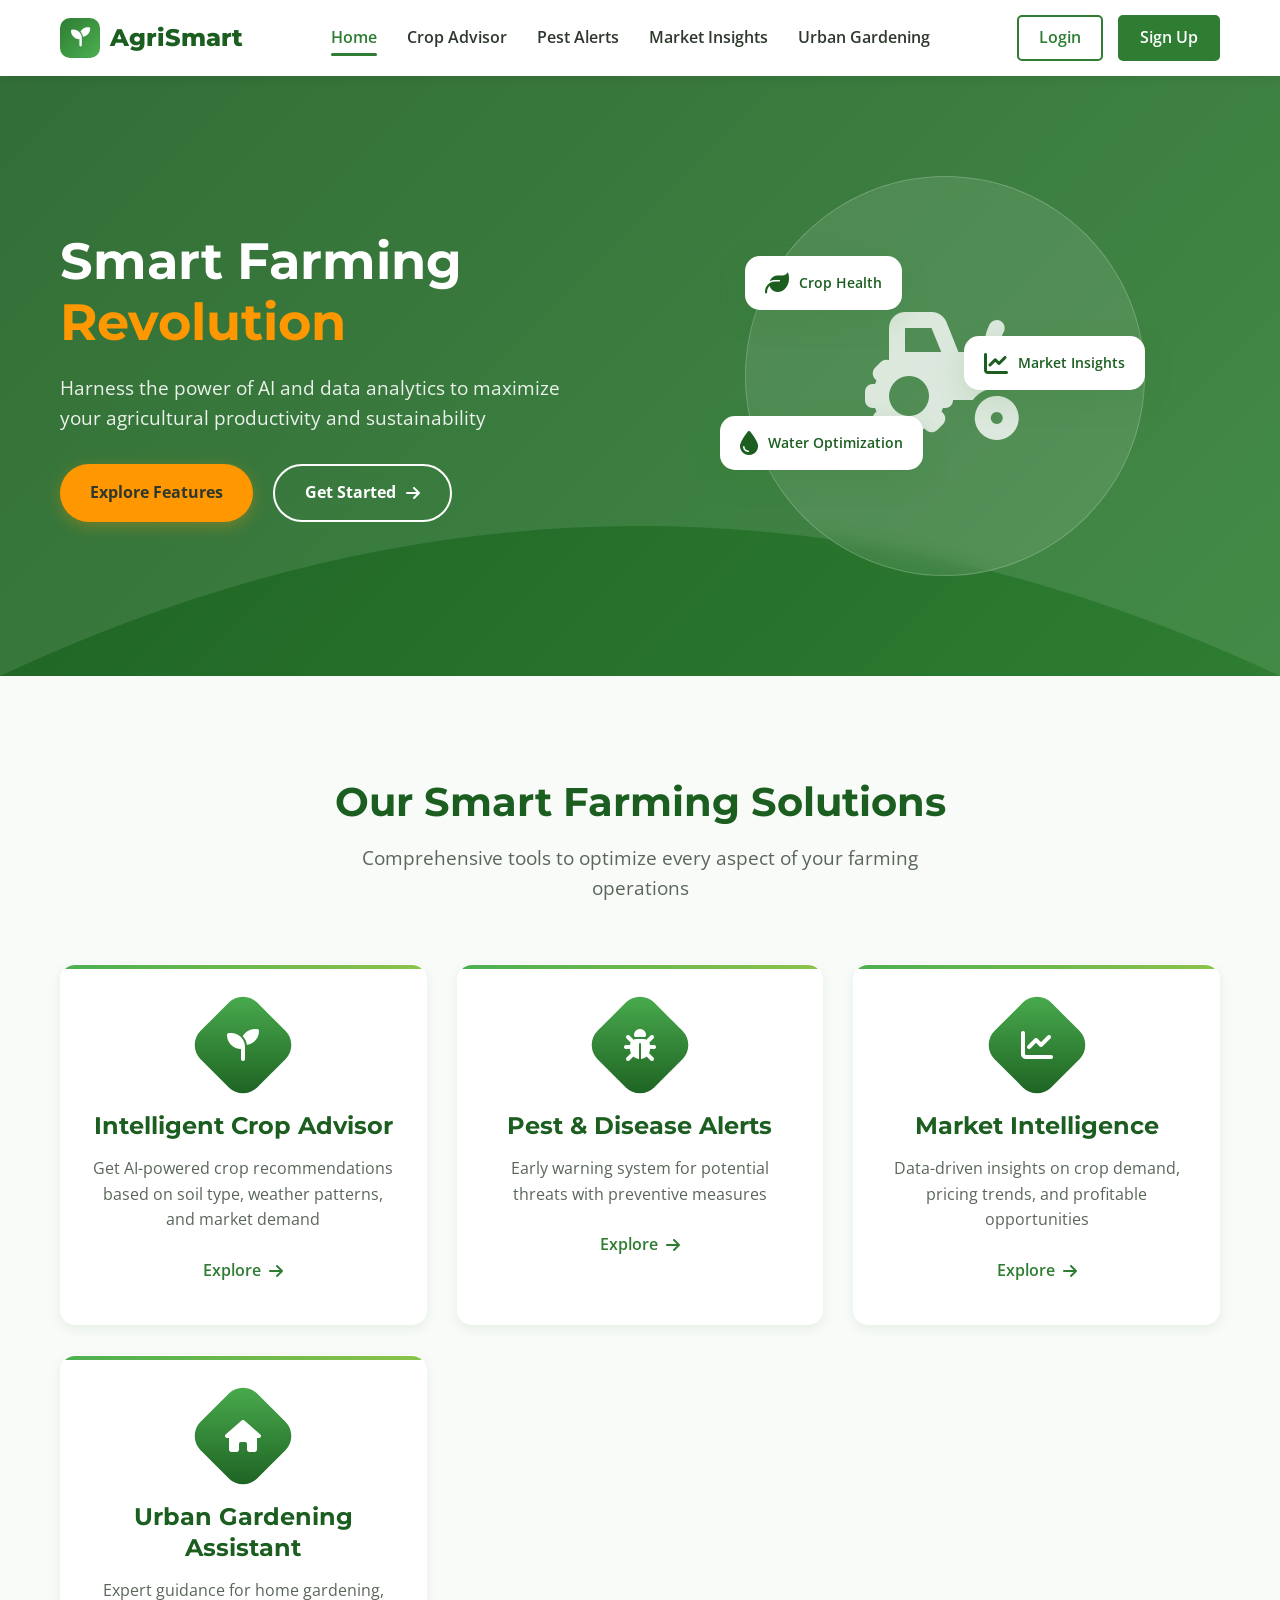
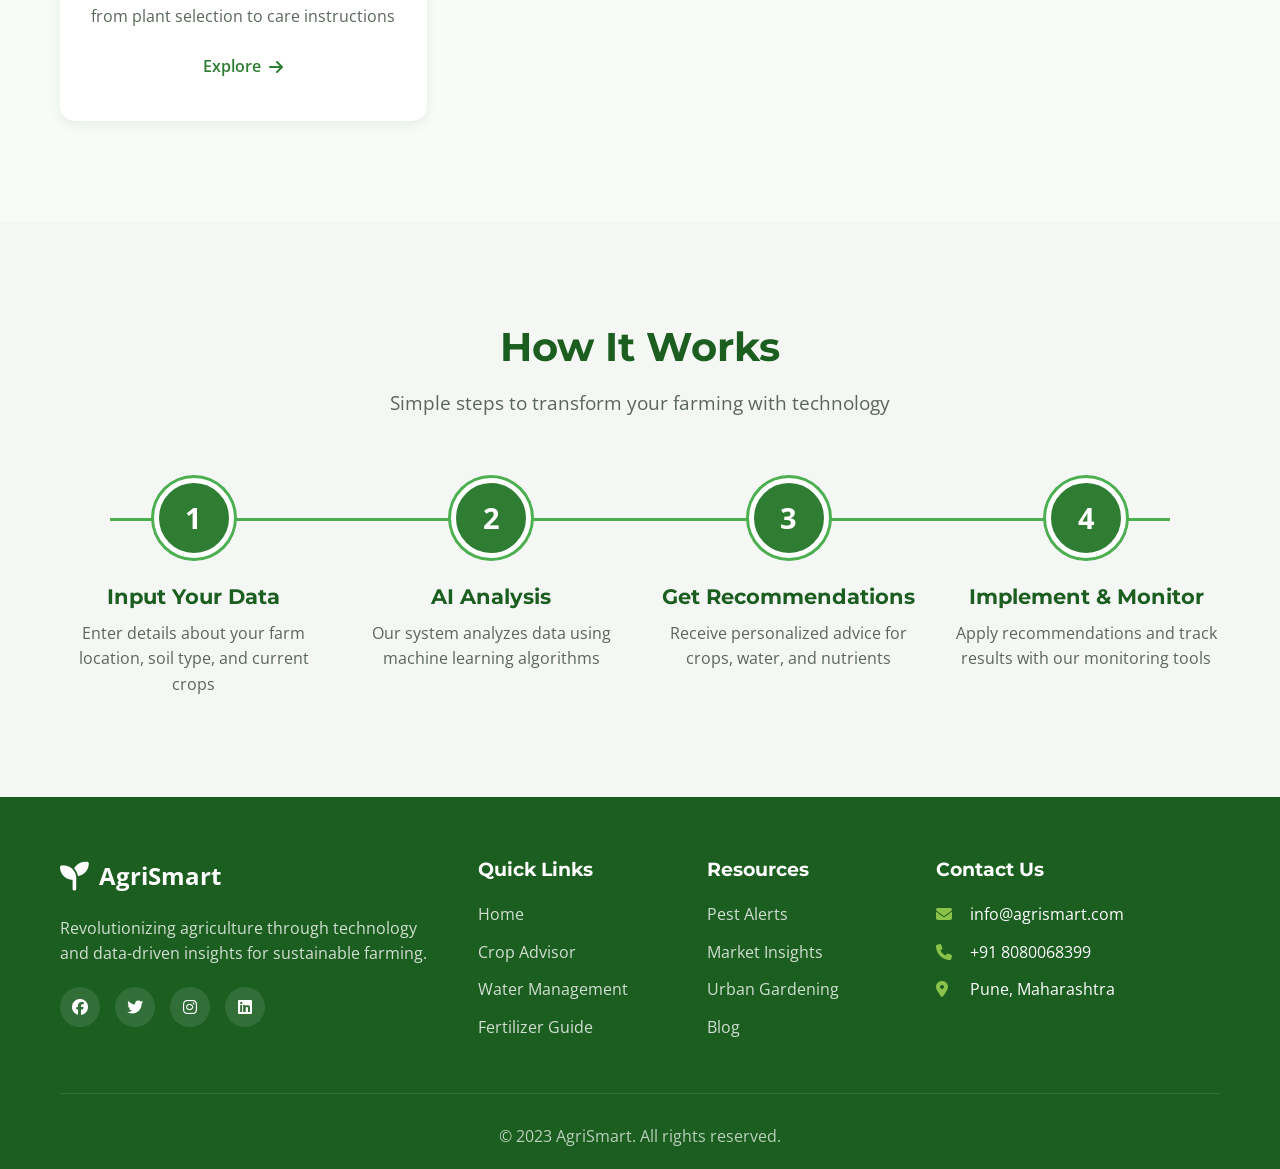
<file: DBMS PROJECT/index.html>
<!DOCTYPE html>
<html lang="en">
<head>
    <meta charset="UTF-8">
    <meta name="viewport" content="width=device-width, initial-scale=1.0">
    <title>AgriSmart - Smart Farming Solutions</title>
    <link rel="stylesheet" href="styles/main.css">
    <link rel="stylesheet" href="styles/responsive.css">
    <link href="https://fonts.googleapis.com/css2?family=Montserrat:wght@400;500;600;700;800&family=Open+Sans:wght@400;500;600&display=swap" rel="stylesheet">
    <link rel="stylesheet" href="https://cdnjs.cloudflare.com/ajax/libs/font-awesome/6.4.0/css/all.min.css">
</head>
<body class="pest-alerts-page">
    <!-- Navigation -->
    <nav class="navbar">
        <div class="container">
            <div class="nav-container">
                <a href="index.html" class="logo">
                    <div class="logo-icon">
                        <i class="fas fa-seedling"></i>
                    </div>
                    <span class="logo-text">AgriSmart</span>
                </a>
                
                <ul class="nav-menu">
                    <li class="nav-item"><a href="index.html" class="nav-link active">Home</a></li>
                    <li class="nav-item"><a href="crop-recommendation.html" class="nav-link">Crop Advisor</a></li>
                    <!-- <li class="nav-item"><a href="water-management.html" class="nav-link">Water Management</a></li> -->
                    <!-- <li class="nav-item"><a href="fertilizer.html" class="nav-link">Fertilizer Guide</a></li> -->
                    <li class="nav-item"><a href="pest-alerts.html" class="nav-link">Pest Alerts</a></li>
                    <li class="nav-item"><a href="market-trends.html" class="nav-link">Market Insights</a></li>
                    <li class="nav-item"><a href="urban-gardening.html" class="nav-link">Urban Gardening</a></li>
                </ul>
                
                <!-- Removed Login/Signup Buttons -->
                <div class="nav-buttons">
                <a href="login.html" class="btn-login-nav">Login</a>
                <a href="register.html" class="btn-signup-nav">Sign Up</a>
                </div>
                
                <div class="hamburger">
                    <span class="bar"></span>
                    <span class="bar"></span>
                    <span class="bar"></span>
                </div>
            </div>
        </div>
    </nav>

    <!-- Hero Section -->
    <section class="hero">
        <div class="container">
            <div class="hero-content">
                <div class="hero-text">
                    <h1>Smart Farming <span>Revolution</span></h1>
                    <p>Harness the power of AI and data analytics to maximize your agricultural productivity and sustainability</p>
                    <div class="hero-buttons">
                        <a href="#features" class="btn-primary">Explore Features</a>
                        <a href="crop-recommendation.html" class="btn-secondary">Get Started <i class="fas fa-arrow-right"></i></a>
                    </div>
                </div>
                <div class="hero-visual">
                    <div class="visual-container">
                        <div class="main-visual">
                            <div class="farm-icon">
                                <i class="fas fa-tractor"></i>
                            </div>
                        </div>
                        <div class="floating-card card-1">
                            <i class="fas fa-leaf"></i>
                            <p>Crop Health</p>
                        </div>
                        <div class="floating-card card-2">
                            <i class="fas fa-tint"></i>
                            <p>Water Optimization</p>
                        </div>
                        <div class="floating-card card-3">
                            <i class="fas fa-chart-line"></i>
                            <p>Market Insights</p>
                        </div>
                    </div>
                </div>
            </div>
        </div>
    </section>

    <!-- Stats Section 
    <section class="stats">
        <div class="container">
            <div class="stats-grid">
                <div class="stat-card">
                    <div class="stat-icon">
                        <i class="fas fa-tractor"></i>
                    </div>
                    <h3 class="stat-number" data-target="12500">0</h3>
                    <p class="stat-label">Farmers Empowered</p>
                </div>
                <div class="stat-card">
                    <div class="stat-icon">
                        <i class="fas fa-cloud-sun"></i>
                    </div>
                    <h3 class="stat-number" data-target="98">0</h3>
                    <p class="stat-label">Accuracy Rate</p>
                </div>
                <div class="stat-card">
                    <div class="stat-icon">
                        <i class="fas fa-hand-holding-water"></i>
                    </div>
                    <h3 class="stat-number" data-target="40">0</h3>
                    <p class="stat-label">Water Saved (%)</p>
                </div>
                <div class="stat-card">
                    <div class="stat-icon">
                        <i class="fas fa-rupee-sign"></i>
                    </div>
                    <h3 class="stat-number" data-target="35">0</h3>
                    <p class="stat-label">Income Increased (%)</p>
                </div>
            </div>
        </div>
    </section>-->

    <!-- Features Section -->
    <section class="features" id="features">
        <div class="container">
            <div class="section-header">
                <h2>Our Smart Farming Solutions</h2>
                <p>Comprehensive tools to optimize every aspect of your farming operations</p>
            </div>
            <div class="features-grid">
                <div class="feature-card">
                    <div class="feature-icon">
                        <i class="fas fa-seedling"></i>
                    </div>
                    <h3>Intelligent Crop Advisor</h3>
                    <p>Get AI-powered crop recommendations based on soil type, weather patterns, and market demand</p>
                    <a href="crop-recommendation.html" class="feature-link">Explore <i class="fas fa-arrow-right"></i></a>
                </div>
                <!--<div class="feature-card">
                    <div class="feature-icon">
                        <i class="fas fa-tint"></i>
                    </div>
                    <h3>Precision Water Management</h3>
                    <p>Optimize irrigation schedules with real-time soil moisture data and weather forecasts</p>
                    <a href="water-management.html" class="feature-link">Explore <i class="fas fa-arrow-right"></i></a>
                </div>
                <div class="feature-card">
                    <div class="feature-icon">
                        <i class="fas fa-flask"></i>
                    </div>
                    <h3>Smart Fertilizer Guide</h3>
                    <p>Precise nutrient recommendations based on soil analysis and crop requirements</p>
                    <a href="fertilizer.html" class="feature-link">Explore <i class="fas fa-arrow-right"></i></a>
                </div>-->
                <div class="feature-card">
                    <div class="feature-icon">
                        <i class="fas fa-bug"></i>
                    </div>
                    <h3>Pest & Disease Alerts</h3>
                    <p>Early warning system for potential threats with preventive measures</p>
                    <a href="pest-alerts.html" class="feature-link">Explore <i class="fas fa-arrow-right"></i></a>
                </div>
                <div class="feature-card">
                    <div class="feature-icon">
                        <i class="fas fa-chart-line"></i>
                    </div>
                    <h3>Market Intelligence</h3>
                    <p>Data-driven insights on crop demand, pricing trends, and profitable opportunities</p>
                    <a href="market-trends.html" class="feature-link">Explore <i class="fas fa-arrow-right"></i></a>
                </div>
                <div class="feature-card">
                    <div class="feature-icon">
                        <i class="fas fa-home"></i>
                    </div>
                    <h3>Urban Gardening Assistant</h3>
                    <p>Expert guidance for home gardening, from plant selection to care instructions</p>
                    <a href="urban-gardening.html" class="feature-link">Explore <i class="fas fa-arrow-right"></i></a>
                </div>
            </div>
        </div>
    </section>

    <!-- How It Works -->
    <section class="how-it-works">
        <div class="container">
            <div class="section-header">
                <h2>How It Works</h2>
                <p>Simple steps to transform your farming with technology</p>
            </div>
            <div class="steps">
                <div class="step">
                    <div class="step-number">1</div>
                    <div class="step-content">
                        <h3>Input Your Data</h3>
                        <p>Enter details about your farm location, soil type, and current crops</p>
                    </div>
                </div>
                <div class="step">
                    <div class="step-number">2</div>
                    <div class="step-content">
                        <h3>AI Analysis</h3>
                        <p>Our system analyzes data using machine learning algorithms</p>
                    </div>
                </div>
                <div class="step">
                    <div class="step-number">3</div>
                    <div class="step-content">
                        <h3>Get Recommendations</h3>
                        <p>Receive personalized advice for crops, water, and nutrients</p>
                    </div>
                </div>
                <div class="step">
                    <div class="step-number">4</div>
                    <div class="step-content">
                        <h3>Implement & Monitor</h3>
                        <p>Apply recommendations and track results with our monitoring tools</p>
                    </div>
                </div>
            </div>
        </div>
    </section>

    <!-- Testimonials Section 
    <section class="testimonials">
        <div class="container">
            <div class="section-header">
                <h2>Success Stories</h2>
                <p>Hear from farmers who transformed their operations with our platform</p>
            </div>
            
            <div class="testimonial-slider">
                <div class="testimonial-card active">
                    <div class="testimonial-content">
                        <p>"This system helped me increase my crop yield by 35% while reducing water usage. The market insights allowed me to grow the most profitable crops."</p>
                    </div>
                    <div class="testimonial-author">
                        <div class="author-avatar">
                            <i class="fas fa-user"></i>
                        </div>
                        <div>
                            <h4>Rajesh Kumar</h4>
                            <p>Punjab, India</p>
                        </div>
                    </div>
                </div>
                
                <div class="testimonial-card">
                    <div class="testimonial-content">
                        <p>"The pest alert system saved my entire tomato crop from blight. I received warnings two weeks before any visible symptoms appeared."</p>
                    </div>
                    <div class="testimonial-author">
                        <div class="author-avatar">
                            <i class="fas fa-user"></i>
                        </div>
                        <div>
                            <h4>Priya Sharma</h4>
                            <p>Maharashtra, India</p>
                        </div>
                    </div>
                </div>
                
                <div class="testimonial-card">
                    <div class="testimonial-content">
                        <p>"As an urban gardener, the plant recommendations for my balcony have been spot on. I'm now growing fresh herbs and vegetables all year round."</p>
                    </div>
                    <div class="testimonial-author">
                        <div class="author-avatar">
                            <i class="fas fa-user"></i>
                        </div>
                        <div>
                            <h4>Anita Patel</h4>
                            <p>Bangalore, India</p>
                        </div>
                    </div>
                </div>
            </div>
            
            <div class="testimonial-nav">
                <button class="nav-btn active" data-slide="0"></button>
                <button class="nav-btn" data-slide="1"></button>
                <button class="nav-btn" data-slide="2"></button>
            </div>
        </div>
    </section>-->

    <!-- CTA Section 
    <section class="cta">
        <div class="container">
            <div class="cta-content">
                <h2>Ready to Transform Your Farming?</h2>
                <p>Join thousands of farmers who are already using our platform to increase yields and profits</p>
                <div class="cta-buttons">
                    <a href="crop-recommendation.html" class="btn-primary">Start Now</a>
                    <a href="#features" class="btn-secondary">Learn More</a>
                </div>
            </div>
        </div>
    </section> -->

    <!-- Footer -->
    <footer class="footer">
        <div class="container">
            <div class="footer-content">
                <div class="footer-section">
                    <div class="footer-logo">
                        <i class="fas fa-seedling"></i>
                        <span>AgriSmart</span>
                    </div>
                    <p>Revolutionizing agriculture through technology and data-driven insights for sustainable farming.</p>
                    <div class="social-links">
                        <a href="#"><i class="fab fa-facebook"></i></a>
                        <a href="#"><i class="fab fa-twitter"></i></a>
                        <a href="#"><i class="fab fa-instagram"></i></a>
                        <a href="#"><i class="fab fa-linkedin"></i></a>
                    </div>
                </div>
                <div class="footer-section">
                    <h3>Quick Links</h3>
                    <ul>
                        <li><a href="index.html">Home</a></li>
                        <li><a href="crop-recommendation.html">Crop Advisor</a></li>
                        <li><a href="water-management.html">Water Management</a></li>
                        <li><a href="fertilizer.html">Fertilizer Guide</a></li>
                    </ul>
                </div>
                <div class="footer-section">
                    <h3>Resources</h3>
                    <ul>
                        <li><a href="pest-alerts.html">Pest Alerts</a></li>
                        <li><a href="market-trends.html">Market Insights</a></li>
                        <li><a href="urban-gardening.html">Urban Gardening</a></li>
                        <li><a href="#">Blog</a></li>
                    </ul>
                </div>
                <div class="footer-section">
                    <h3>Contact Us</h3>
                    <ul>
                        <li><i class="fas fa-envelope"></i> info@agrismart.com</li>
                        <li><i class="fas fa-phone"></i> +91 8080068399</li>
                        <li><i class="fas fa-map-marker-alt"></i> Pune, Maharashtra</li>
                    </ul>
                </div>
            </div>
            <div class="footer-bottom">
                <p>&copy; 2023 AgriSmart. All rights reserved.</p>
            </div>
        </div>
    </footer>

    <script src="scripts/main.js"></script>
    <script src="scripts/animations.js"></script>
        <script>
    // Check if user is logged in
    document.addEventListener('DOMContentLoaded', function() {
        const user = localStorage.getItem('agrismart_user');
        const navButtons = document.querySelector('.nav-buttons');
        
        if (user) {
            const userData = JSON.parse(user);
            // Replace login/signup buttons with user info
            if (navButtons) {
                navButtons.innerHTML = `
                    <div class="user-info">
                        <span>Welcome, ${userData.username}</span>
                        <button id="logout-btn" class="btn-logout">Logout</button>
                    </div>
                `;
                
                // Add logout functionality
                document.getElementById('logout-btn').addEventListener('click', function() {
                    localStorage.removeItem('agrismart_user');
                    window.location.reload();
                });
            }
        }
    });
    </script>
</body>
</html>
</file>
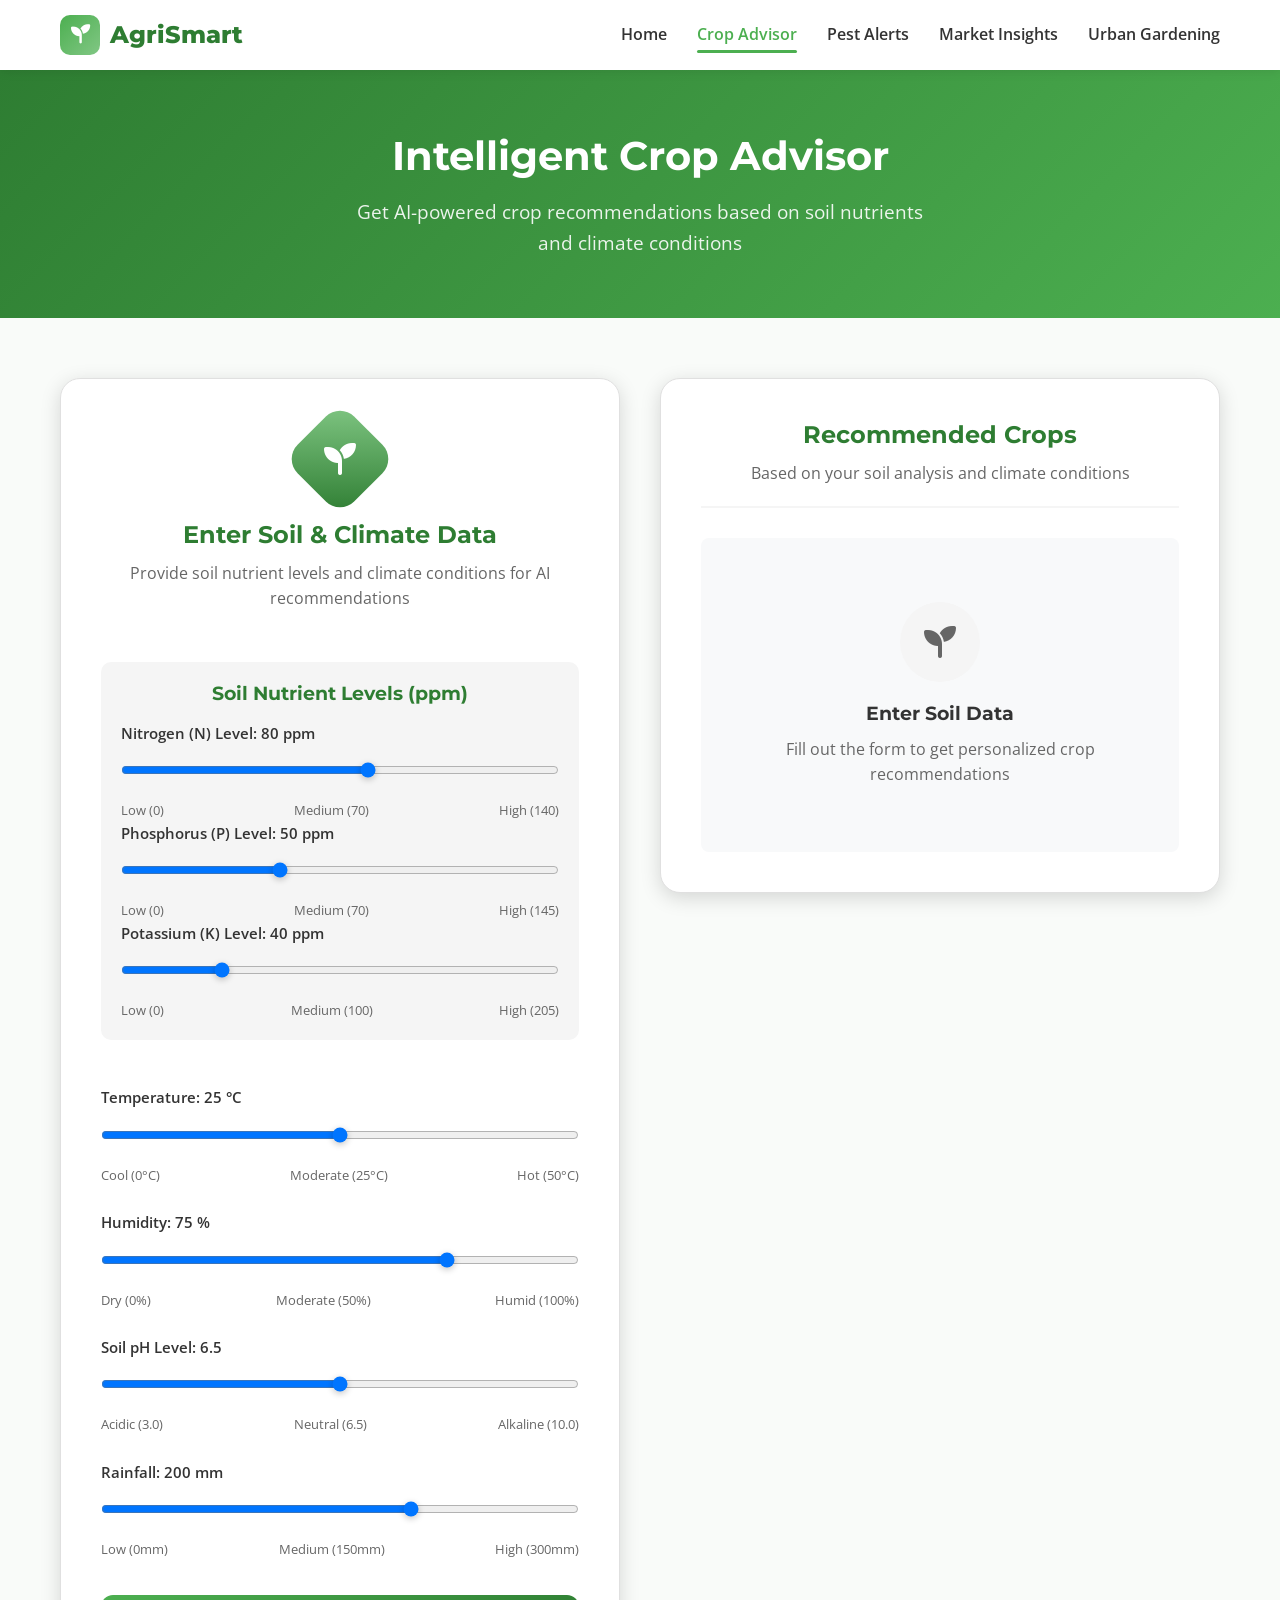
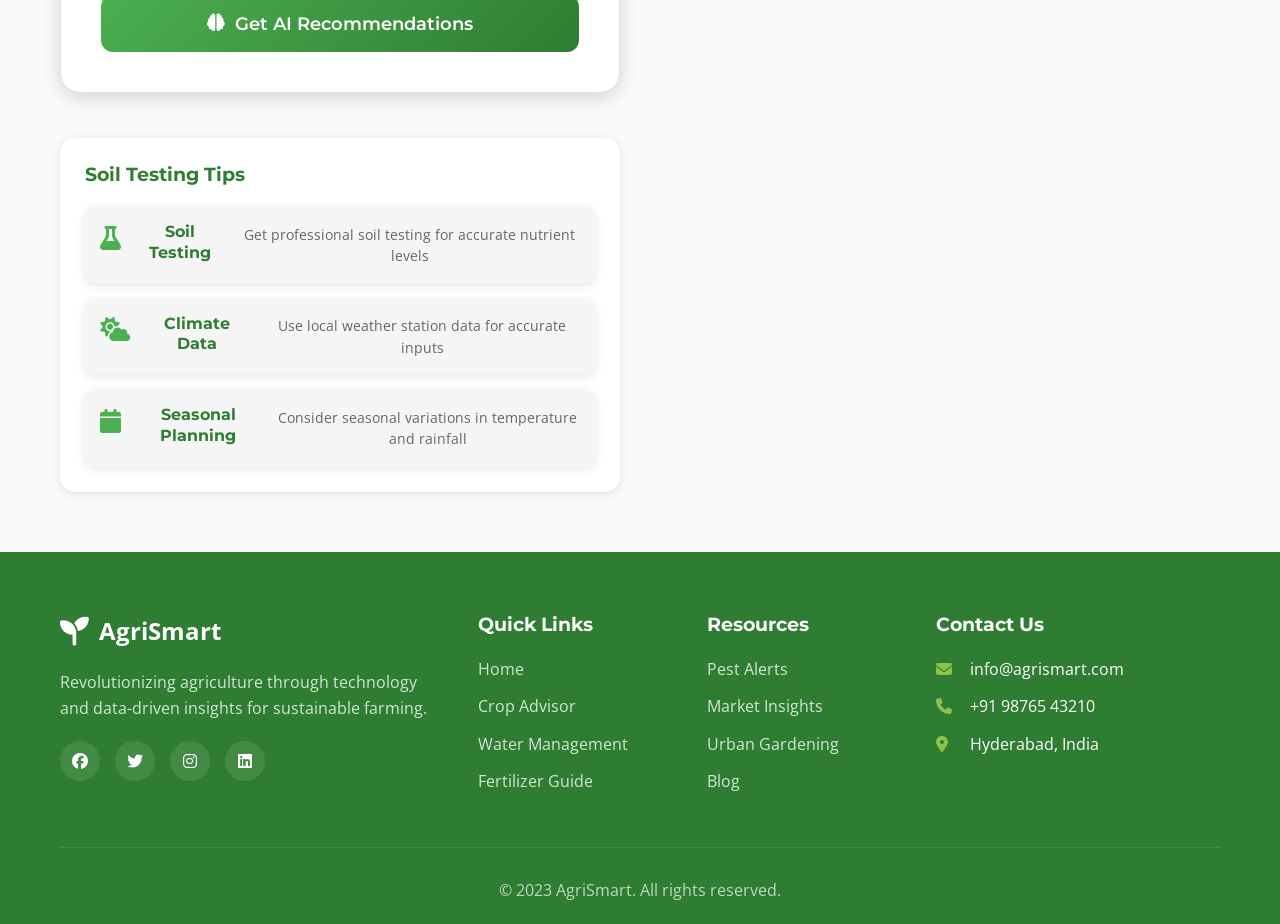
<file: DBMS PROJECT/crop-recommendation.html>
<!DOCTYPE html>
<html lang="en">
<head>
    <meta charset="UTF-8">
    <meta name="viewport" content="width=device-width, initial-scale=1.0">
    <title>Intelligent Crop Advisor - AgriSmart</title>
    <link rel="stylesheet" href="styles/main.css">
    <link rel="stylesheet" href="styles/responsive.css">
    <link rel="stylesheet" href="styles/forms.css">
    <link href="https://fonts.googleapis.com/css2?family=Montserrat:wght@400;500;600;700;800&family=Open+Sans:wght@400;500;600&display=swap" rel="stylesheet">
    <link rel="stylesheet" href="https://cdnjs.cloudflare.com/ajax/libs/font-awesome/6.4.0/css/all.min.css">
</head>
<body>
    <!-- Navigation -->
    <nav class="navbar">
        <div class="container">
            <div class="nav-container">
                <a href="index.html" class="logo">
                    <div class="logo-icon">
                        <i class="fas fa-seedling"></i>
                    </div>
                    <span class="logo-text">AgriSmart</span>
                </a>
                
                <ul class="nav-menu">
                    <li class="nav-item"><a href="index.html" class="nav-link">Home</a></li>
                    <li class="nav-item"><a href="crop-recommendation.html" class="nav-link active">Crop Advisor</a></li>
                    <!-- <li class="nav-item"><a href="water-management.html" class="nav-link">Water Management</a></li> -->
                    <!-- <li class="nav-item"><a href="fertilizer.html" class="nav-link">Fertilizer Guide</a></li> -->
                    <li class="nav-item"><a href="pest-alerts.html" class="nav-link">Pest Alerts</a></li>
                    <li class="nav-item"><a href="market-trends.html" class="nav-link">Market Insights</a></li>
                    <li class="nav-item"><a href="urban-gardening.html" class="nav-link">Urban Gardening</a></li>
                </ul>
                
                <div class="hamburger">
                    <span class="bar"></span>
                    <span class="bar"></span>
                    <span class="bar"></span>
                </div>
            </div>
        </div>
    </nav>

    <!-- Page Header -->
    <section class="page-header">
        <div class="container">
            <div class="header-content">
                <h1>Intelligent Crop Advisor</h1>
                <p>Get AI-powered crop recommendations based on soil nutrients and climate conditions</p>
            </div>
        </div>
    </section>

    <!-- Main Content -->
    <section class="page-content">
        <div class="container">
            <div class="content-grid">
                <!-- Input Form -->
                <div class="form-section">
                    <div class="form-card">
                        <div class="form-header">
                            <div class="form-icon">
                                <i class="fas fa-seedling"></i>
                            </div>
                            <h2>Enter Soil & Climate Data</h2>
                            <p>Provide soil nutrient levels and climate conditions for AI recommendations</p>
                        </div>
                        
                        <form id="crop-recommendation-form" class="smart-form">
                            <div class="nutrient-section">
                                <h3>Soil Nutrient Levels (ppm)</h3>
                                
                                <div class="form-group">
                                    <label for="nitrogen">Nitrogen (N) Level: <span id="nitrogen-value">80</span> ppm</label>
                                    <input type="range" id="nitrogen" name="nitrogen" min="0" max="140" value="80" class="range-slider">
                                    <div class="range-labels">
                                        <span>Low (0)</span>
                                        <span>Medium (70)</span>
                                        <span>High (140)</span>
                                    </div>
                                </div>

                                <div class="form-group">
                                    <label for="phosphorus">Phosphorus (P) Level: <span id="phosphorus-value">50</span> ppm</label>
                                    <input type="range" id="phosphorus" name="phosphorus" min="0" max="145" value="50" class="range-slider">
                                    <div class="range-labels">
                                        <span>Low (0)</span>
                                        <span>Medium (70)</span>
                                        <span>High (145)</span>
                                    </div>
                                </div>

                                <div class="form-group">
                                    <label for="potassium">Potassium (K) Level: <span id="potassium-value">40</span> ppm</label>
                                    <input type="range" id="potassium" name="potassium" min="0" max="205" value="40" class="range-slider">
                                    <div class="range-labels">
                                        <span>Low (0)</span>
                                        <span>Medium (100)</span>
                                        <span>High (205)</span>
                                    </div>
                                </div>
                            </div>

                            <div class="form-group">
                                <label for="temperature">Temperature: <span id="temperature-value">25</span> °C</label>
                                <input type="range" id="temperature" name="temperature" min="0" max="50" value="25" class="range-slider">
                                <div class="range-labels">
                                    <span>Cool (0°C)</span>
                                    <span>Moderate (25°C)</span>
                                    <span>Hot (50°C)</span>
                                </div>
                            </div>

                            <div class="form-group">
                                <label for="humidity">Humidity: <span id="humidity-value">75</span> %</label>
                                <input type="range" id="humidity" name="humidity" min="0" max="100" value="75" class="range-slider">
                                <div class="range-labels">
                                    <span>Dry (0%)</span>
                                    <span>Moderate (50%)</span>
                                    <span>Humid (100%)</span>
                                </div>
                            </div>

                            <div class="form-group">
                                <label for="ph-level">Soil pH Level: <span id="ph-value">6.5</span></label>
                                <input type="range" id="ph-level" name="ph-level" min="3" max="10" step="0.1" value="6.5" class="range-slider">
                                <div class="range-labels">
                                    <span>Acidic (3.0)</span>
                                    <span>Neutral (6.5)</span>
                                    <span>Alkaline (10.0)</span>
                                </div>
                            </div>

                            <div class="form-group">
                                <label for="rainfall">Rainfall: <span id="rainfall-value">200</span> mm</label>
                                <input type="range" id="rainfall" name="rainfall" min="0" max="300" value="200" class="range-slider">
                                <div class="range-labels">
                                    <span>Low (0mm)</span>
                                    <span>Medium (150mm)</span>
                                    <span>High (300mm)</span>
                                </div>
                            </div>

                            <button type="submit" class="btn-submit">
                                <i class="fas fa-brain"></i>
                                Get AI Recommendations
                            </button>
                        </form>
                    </div>

                    <!-- Quick Tips -->
                    <div class="quick-tips">
                        <h3>Soil Testing Tips</h3>
                        <div class="tip-cards">
                            <div class="tip-card">
                                <i class="fas fa-flask"></i>
                                <h4>Soil Testing</h4>
                                <p>Get professional soil testing for accurate nutrient levels</p>
                            </div>
                            <div class="tip-card">
                                <i class="fas fa-cloud-sun"></i>
                                <h4>Climate Data</h4>
                                <p>Use local weather station data for accurate inputs</p>
                            </div>
                            <div class="tip-card">
                                <i class="fas fa-calendar"></i>
                                <h4>Seasonal Planning</h4>
                                <p>Consider seasonal variations in temperature and rainfall</p>
                            </div>
                        </div>
                    </div>
                </div>

                <!-- Results Section -->
                <div class="results-section">
                    <div class="results-card">
                        <div class="results-header">
                            <h2>Recommended Crops</h2>
                            <p>Based on your soil analysis and climate conditions</p>
                        </div>
                        
                        <div id="recommendation-results" class="results-container">
                            <div class="empty-state">
                                <div class="empty-icon">
                                    <i class="fas fa-seedling"></i>
                                </div>
                                <h3>Enter Soil Data</h3>
                                <p>Fill out the form to get personalized crop recommendations</p>
                            </div>
                        </div>
                    </div>

                    <!-- Additional Info 
                    <div class="info-cards">
                        <div class="info-card">
                            <div class="info-icon">
                                <i class="fas fa-chart-line"></i>
                            </div>
                            <h4>Market Demand</h4>
                            <p>Current high-demand crops in your region with premium pricing</p>
                        </div>
                        
                        <div class="info-card">
                            <div class="info-icon">
                                <i class="fas fa-cloud-sun"></i>
                            </div>
                            <h4>Weather Outlook</h4>
                            <p>Optimal planting times based on seasonal forecasts</p>
                        </div>
                    </div>-->
                </div>
            </div>
        </div>
    </section>

    <!-- Footer -->
    <footer class="footer">
        <div class="container">
            <div class="footer-content">
                <div class="footer-section">
                    <div class="footer-logo">
                        <i class="fas fa-seedling"></i>
                        <span>AgriSmart</span>
                    </div>
                    <p>Revolutionizing agriculture through technology and data-driven insights for sustainable farming.</p>
                    <div class="social-links">
                        <a href="#"><i class="fab fa-facebook"></i></a>
                        <a href="#"><i class="fab fa-twitter"></i></a>
                        <a href="#"><i class="fab fa-instagram"></i></a>
                        <a href="#"><i class="fab fa-linkedin"></i></a>
                    </div>
                </div>
                <div class="footer-section">
                    <h3>Quick Links</h3>
                    <ul>
                        <li><a href="index.html">Home</a></li>
                        <li><a href="crop-recommendation.html">Crop Advisor</a></li>
                        <li><a href="water-management.html">Water Management</a></li>
                        <li><a href="fertilizer.html">Fertilizer Guide</a></li>
                    </ul>
                </div>
                <div class="footer-section">
                    <h3>Resources</h3>
                    <ul>
                        <li><a href="pest-alerts.html">Pest Alerts</a></li>
                        <li><a href="market-trends.html">Market Insights</a></li>
                        <li><a href="urban-gardening.html">Urban Gardening</a></li>
                        <li><a href="#">Blog</a></li>
                    </ul>
                </div>
                <div class="footer-section">
                    <h3>Contact Us</h3>
                    <ul>
                        <li><i class="fas fa-envelope"></i> info@agrismart.com</li>
                        <li><i class="fas fa-phone"></i> +91 98765 43210</li>
                        <li><i class="fas fa-map-marker-alt"></i> Hyderabad, India</li>
                    </ul>
                </div>
            </div>
            <div class="footer-bottom">
                <p>&copy; 2023 AgriSmart. All rights reserved.</p>
            </div>
        </div>
    </footer>

    <script src="scripts/main.js"></script>
    <script src="scripts/crop-recommendation.js"></script>
</body>
</html>
</file>
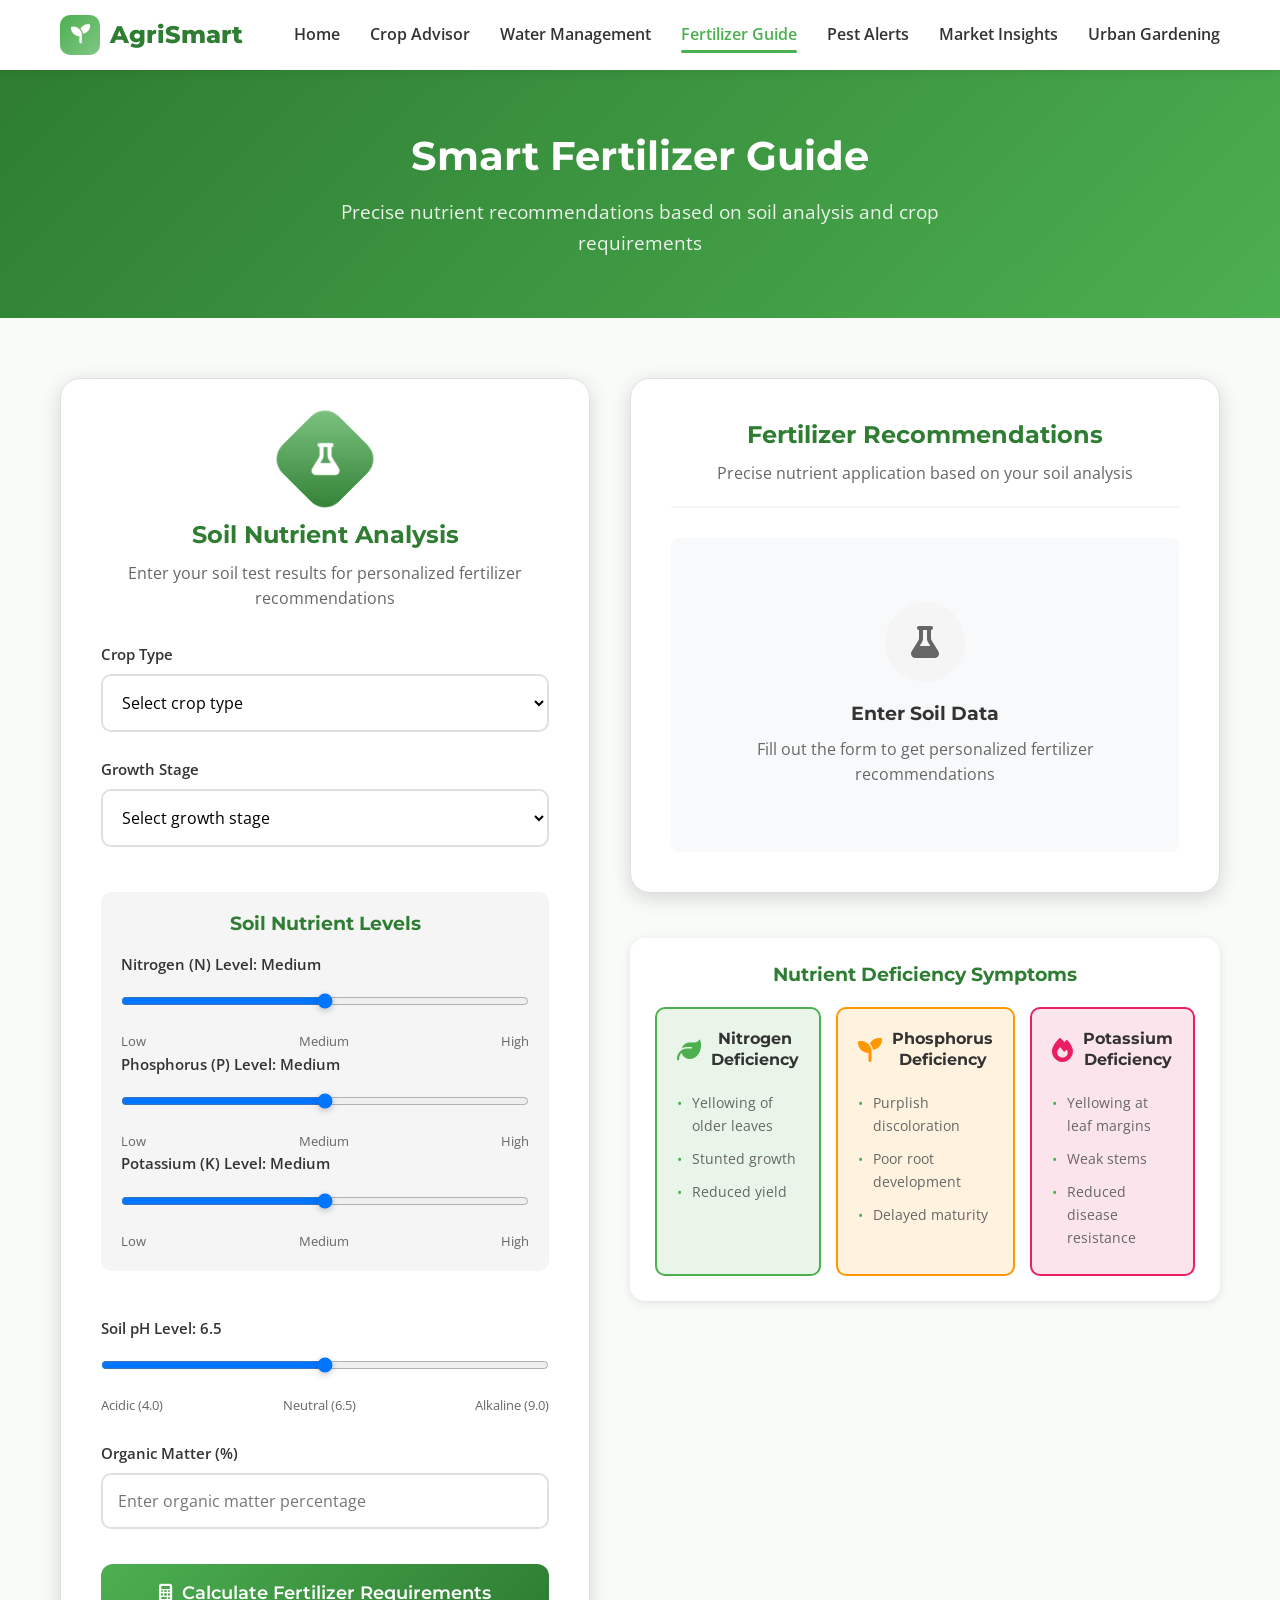
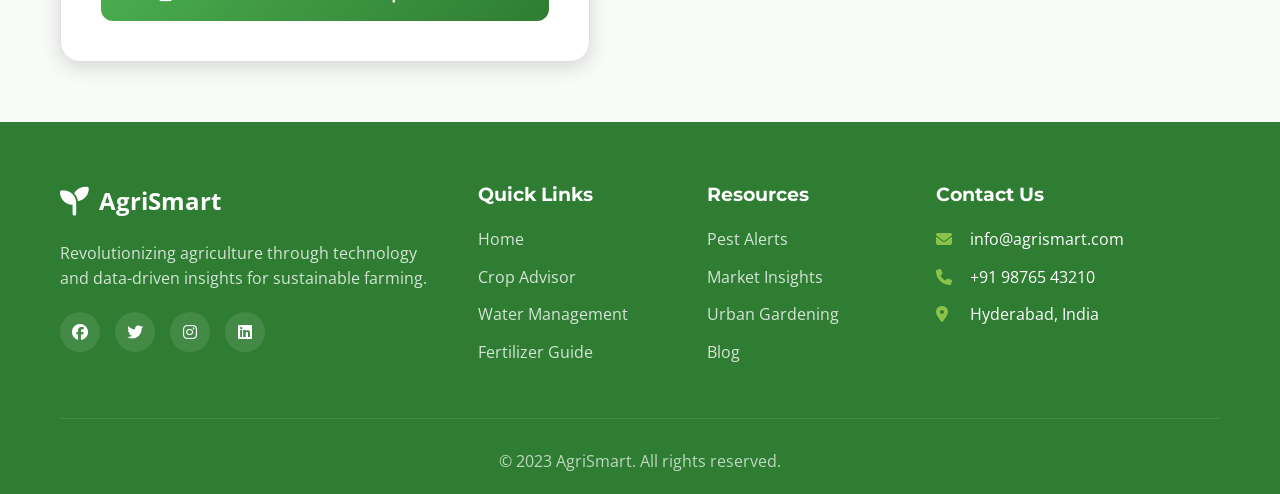
<file: DBMS PROJECT/fertilizer.html>
<!DOCTYPE html>
<html lang="en">
<head>
    <meta charset="UTF-8">
    <meta name="viewport" content="width=device-width, initial-scale=1.0">
    <title>Smart Fertilizer Guide - AgriSmart</title>
    <link rel="stylesheet" href="styles/main.css">
    <link rel="stylesheet" href="styles/responsive.css">
    <link rel="stylesheet" href="styles/forms.css">
    <link href="https://fonts.googleapis.com/css2?family=Montserrat:wght@400;500;600;700;800&family=Open+Sans:wght@400;500;600&display=swap" rel="stylesheet">
    <link rel="stylesheet" href="https://cdnjs.cloudflare.com/ajax/libs/font-awesome/6.4.0/css/all.min.css">
</head>
<body>
    <!-- Navigation -->
    <nav class="navbar">
        <div class="container">
            <div class="nav-container">
                <a href="index.html" class="logo">
                    <div class="logo-icon">
                        <i class="fas fa-seedling"></i>
                    </div>
                    <span class="logo-text">AgriSmart</span>
                </a>
                
                <ul class="nav-menu">
                    <li class="nav-item"><a href="index.html" class="nav-link">Home</a></li>
                    <li class="nav-item"><a href="crop-recommendation.html" class="nav-link">Crop Advisor</a></li>
                    <li class="nav-item"><a href="water-management.html" class="nav-link">Water Management</a></li>
                    <li class="nav-item"><a href="fertilizer.html" class="nav-link active">Fertilizer Guide</a></li>
                    <li class="nav-item"><a href="pest-alerts.html" class="nav-link">Pest Alerts</a></li>
                    <li class="nav-item"><a href="market-trends.html" class="nav-link">Market Insights</a></li>
                    <li class="nav-item"><a href="urban-gardening.html" class="nav-link">Urban Gardening</a></li>
                </ul>
                
                <!-- <div class="nav-actions">
                    <button class="btn btn-login">Login</button>
                    <button class="btn btn-signup">Sign Up</button>
                </div> -->
                
                <div class="hamburger">
                    <span class="bar"></span>
                    <span class="bar"></span>
                    <span class="bar"></span>
                </div>
            </div>
        </div>
    </nav>

    <!-- Page Header -->
    <section class="page-header">
        <div class="container">
            <div class="header-content">
                <h1>Smart Fertilizer Guide</h1>
                <p>Precise nutrient recommendations based on soil analysis and crop requirements</p>
            </div>
        </div>
    </section>

    <!-- Main Content -->
    <section class="page-content">
        <div class="container">
            <div class="content-grid">
                <!-- Input Form -->
                <div class="form-section">
                    <div class="form-card">
                        <div class="form-header">
                            <div class="form-icon">
                                <i class="fas fa-flask"></i>
                            </div>
                            <h2>Soil Nutrient Analysis</h2>
                            <p>Enter your soil test results for personalized fertilizer recommendations</p>
                        </div>
                        
                        <form id="fertilizer-form" class="smart-form">
                            <div class="form-group">
                                <label for="crop-type">Crop Type</label>
                                <select id="crop-type" name="crop-type" required>
                                    <option value="">Select crop type</option>
                                    <option value="rice">Rice</option>
                                    <option value="wheat">Wheat</option>
                                    <option value="maize">Maize</option>
                                    <option value="cotton">Cotton</option>
                                    <option value="sugarcane">Sugarcane</option>
                                    <option value="vegetables">Vegetables</option>
                                    <option value="pulses">Pulses</option>
                                </select>
                            </div>

                            <div class="form-group">
                                <label for="growth-stage">Growth Stage</label>
                                <select id="growth-stage" name="growth-stage" required>
                                    <option value="">Select growth stage</option>
                                    <option value="pre-sowing">Pre-sowing</option>
                                    <option value="germination">Germination</option>
                                    <option value="vegetative">Vegetative</option>
                                    <option value="flowering">Flowering</option>
                                    <option value="fruiting">Fruiting</option>
                                    <option value="maturity">Maturity</option>
                                </select>
                            </div>

                            <div class="nutrient-section">
                                <h3>Soil Nutrient Levels</h3>
                                
                                <div class="form-group">
                                    <label for="nitrogen">Nitrogen (N) Level: <span id="nitrogen-value">Medium</span></label>
                                    <input type="range" id="nitrogen" name="nitrogen" min="1" max="3" value="2" class="range-slider">
                                    <div class="range-labels">
                                        <span>Low</span>
                                        <span>Medium</span>
                                        <span>High</span>
                                    </div>
                                </div>

                                <div class="form-group">
                                    <label for="phosphorus">Phosphorus (P) Level: <span id="phosphorus-value">Medium</span></label>
                                    <input type="range" id="phosphorus" name="phosphorus" min="1" max="3" value="2" class="range-slider">
                                    <div class="range-labels">
                                        <span>Low</span>
                                        <span>Medium</span>
                                        <span>High</span>
                                    </div>
                                </div>

                                <div class="form-group">
                                    <label for="potassium">Potassium (K) Level: <span id="potassium-value">Medium</span></label>
                                    <input type="range" id="potassium" name="potassium" min="1" max="3" value="2" class="range-slider">
                                    <div class="range-labels">
                                        <span>Low</span>
                                        <span>Medium</span>
                                        <span>High</span>
                                    </div>
                                </div>
                            </div>

                            <div class="form-group">
                                <label for="soil-ph">Soil pH Level: <span id="ph-value">6.5</span></label>
                                <input type="range" id="soil-ph" name="soil-ph" min="4" max="9" step="0.1" value="6.5" class="range-slider">
                                <div class="range-labels">
                                    <span>Acidic (4.0)</span>
                                    <span>Neutral (6.5)</span>
                                    <span>Alkaline (9.0)</span>
                                </div>
                            </div>

                            <div class="form-group">
                                <label for="organic-matter">Organic Matter (%)</label>
                                <input type="number" id="organic-matter" name="organic-matter" placeholder="Enter organic matter percentage" min="0" max="10" step="0.1">
                            </div>

                            <button type="submit" class="btn-submit">
                                <i class="fas fa-calculator"></i>
                                Calculate Fertilizer Requirements
                            </button>
                        </form>
                    </div>
                </div>

                <!-- Results Section -->
                <div class="results-section">
                    <div class="results-card">
                        <div class="results-header">
                            <h2>Fertilizer Recommendations</h2>
                            <p>Precise nutrient application based on your soil analysis</p>
                        </div>
                        
                        <div id="fertilizer-results" class="results-container">
                            <div class="empty-state">
                                <div class="empty-icon">
                                    <i class="fas fa-flask"></i>
                                </div>
                                <h3>Enter Soil Data</h3>
                                <p>Fill out the form to get personalized fertilizer recommendations</p>
                            </div>
                        </div>
                    </div>

                    <!-- Nutrient Deficiency Guide -->
                    <div class="deficiency-guide">
                        <h3>Nutrient Deficiency Symptoms</h3>
                        <div class="deficiency-grid">
                            <div class="deficiency-card nitrogen">
                                <div class="deficiency-header">
                                    <i class="fas fa-leaf"></i>
                                    <h4>Nitrogen Deficiency</h4>
                                </div>
                                <ul>
                                    <li>Yellowing of older leaves</li>
                                    <li>Stunted growth</li>
                                    <li>Reduced yield</li>
                                </ul>
                            </div>
                            <div class="deficiency-card phosphorus">
                                <div class="deficiency-header">
                                    <i class="fas fa-seedling"></i>
                                    <h4>Phosphorus Deficiency</h4>
                                </div>
                                <ul>
                                    <li>Purplish discoloration</li>
                                    <li>Poor root development</li>
                                    <li>Delayed maturity</li>
                                </ul>
                            </div>
                            <div class="deficiency-card potassium">
                                <div class="deficiency-header">
                                    <i class="fas fa-fire"></i>
                                    <h4>Potassium Deficiency</h4>
                                </div>
                                <ul>
                                    <li>Yellowing at leaf margins</li>
                                    <li>Weak stems</li>
                                    <li>Reduced disease resistance</li>
                                </ul>
                            </div>
                        </div>
                    </div>
                </div>
            </div>
        </div>
    </section>

    <!-- Footer -->
    <footer class="footer">
        <div class="container">
            <div class="footer-content">
                <div class="footer-section">
                    <div class="footer-logo">
                        <i class="fas fa-seedling"></i>
                        <span>AgriSmart</span>
                    </div>
                    <p>Revolutionizing agriculture through technology and data-driven insights for sustainable farming.</p>
                    <div class="social-links">
                        <a href="#"><i class="fab fa-facebook"></i></a>
                        <a href="#"><i class="fab fa-twitter"></i></a>
                        <a href="#"><i class="fab fa-instagram"></i></a>
                        <a href="#"><i class="fab fa-linkedin"></i></a>
                    </div>
                </div>
                <div class="footer-section">
                    <h3>Quick Links</h3>
                    <ul>
                        <li><a href="index.html">Home</a></li>
                        <li><a href="crop-recommendation.html">Crop Advisor</a></li>
                        <li><a href="water-management.html">Water Management</a></li>
                        <li><a href="fertilizer.html">Fertilizer Guide</a></li>
                    </ul>
                </div>
                <div class="footer-section">
                    <h3>Resources</h3>
                    <ul>
                        <li><a href="pest-alerts.html">Pest Alerts</a></li>
                        <li><a href="market-trends.html">Market Insights</a></li>
                        <li><a href="urban-gardening.html">Urban Gardening</a></li>
                        <li><a href="#">Blog</a></li>
                    </ul>
                </div>
                <div class="footer-section">
                    <h3>Contact Us</h3>
                    <ul>
                        <li><i class="fas fa-envelope"></i> info@agrismart.com</li>
                        <li><i class="fas fa-phone"></i> +91 98765 43210</li>
                        <li><i class="fas fa-map-marker-alt"></i> Hyderabad, India</li>
                    </ul>
                </div>
            </div>
            <div class="footer-bottom">
                <p>&copy; 2023 AgriSmart. All rights reserved.</p>
            </div>
        </div>
    </footer>

    <script src="scripts/main.js"></script>
    <script src="scripts/fertilizer.js"></script>
</body>
</html>
</file>
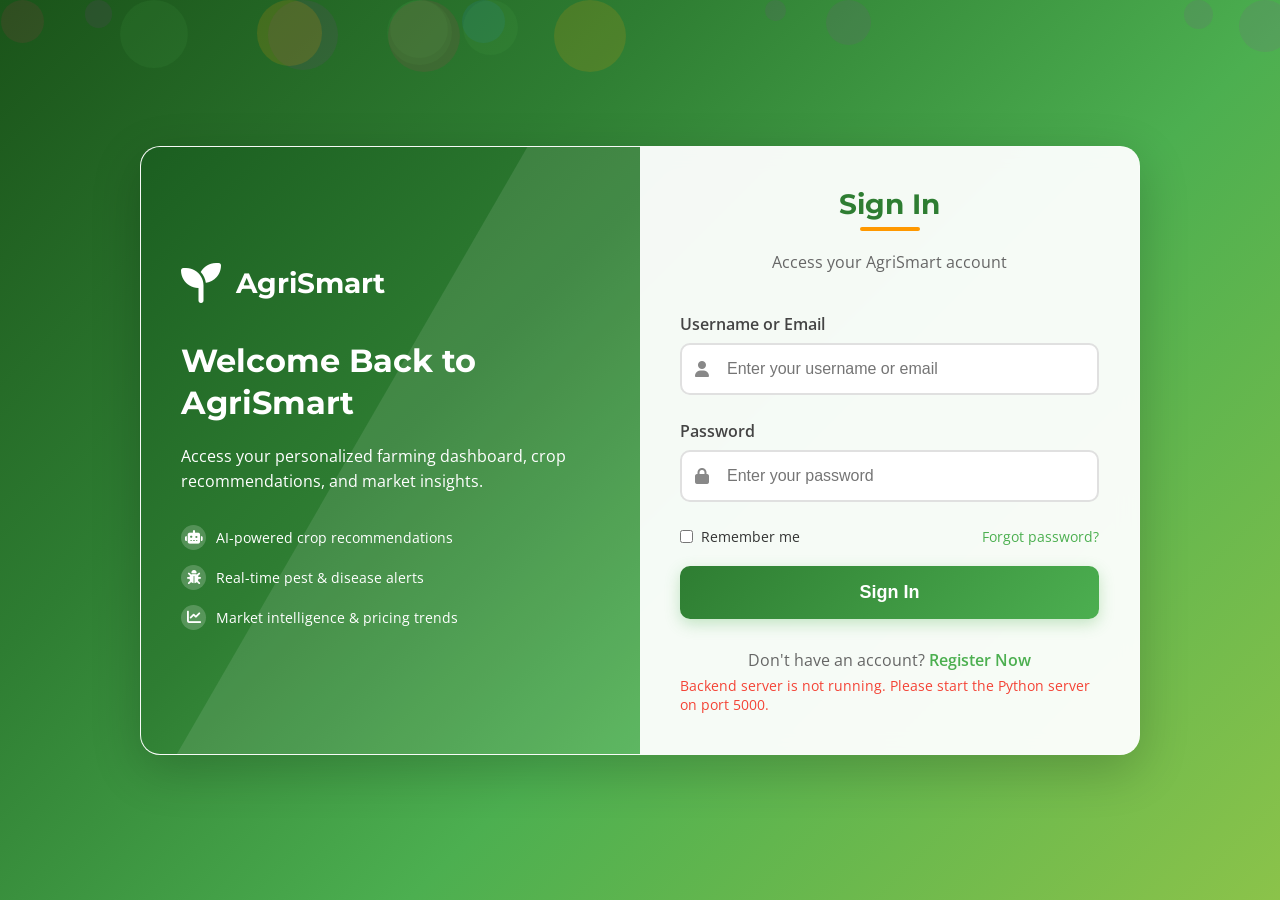
<file: DBMS PROJECT/login.html>
<!DOCTYPE html>
<html lang="en">
<head>
    <meta charset="UTF-8">
    <meta name="viewport" content="width=device-width, initial-scale=1.0">
    <title>AgriSmart - Login to Your Account</title>
    <link rel="stylesheet" href="https://cdnjs.cloudflare.com/ajax/libs/font-awesome/6.4.0/css/all.min.css">
    <link href="https://fonts.googleapis.com/css2?family=Montserrat:wght@400;500;600;700;800&family=Open+Sans:wght@400;500;600&display=swap" rel="stylesheet">
    <style>
        * {
            margin: 0;
            padding: 0;
            box-sizing: border-box;
        }

        :root {
            --primary: #2e7d32;
            --primary-dark: #1b5e20;
            --primary-light: #4caf50;
            --accent: #ff9800;
            --accent-light: #ffb74d;
            --purple: #9c27b0;
            --blue: #2196f3;
            --pink: #e91e63;
            --text: #333;
            --text-light: #666;
            --white: #ffffff;
            --shadow: 0 15px 50px rgba(0, 0, 0, 0.2);
            --transition: all 0.4s cubic-bezier(0.175, 0.885, 0.32, 1.275);
        }

        body {
            font-family: 'Open Sans', sans-serif;
            background: linear-gradient(135deg, #1a5319 0%, #2e7d32 30%, #4caf50 60%, #8bc34a 100%);
            color: #333;
            min-height: 100vh;
            display: flex;
            align-items: center;
            justify-content: center;
            padding: 20px;
            position: relative;
            overflow-x: hidden;
        }

        /* Enhanced Background Animation */
        .bg-animation {
            position: absolute;
            top: 0;
            left: 0;
            width: 100%;
            height: 100%;
            z-index: -1;
            overflow: hidden;
        }

        .floating-element {
            position: absolute;
            border-radius: 50%;
            background: rgba(255, 255, 255, 0.1);
            animation: float 25s infinite linear;
        }

        .pulse-circle {
            position: absolute;
            border-radius: 50%;
            border: 2px solid rgba(255, 255, 255, 0.2);
            animation: pulse 8s infinite ease-in-out;
        }

        .moving-line {
            position: absolute;
            height: 2px;
            background: linear-gradient(90deg, transparent, rgba(255, 255, 255, 0.5), transparent);
            animation: moveLine 15s infinite linear;
        }

        .color-burst {
            position: absolute;
            width: 100px;
            height: 100px;
            border-radius: 50%;
            filter: blur(20px);
            opacity: 0.3;
            animation: colorChange 10s infinite alternate;
        }

        @keyframes float {
            0% {
                transform: translateY(100vh) rotate(0deg);
            }
            100% {
                transform: translateY(-100px) rotate(360deg);
            }
        }

        @keyframes pulse {
            0%, 100% {
                transform: scale(1);
                opacity: 0.5;
            }
            50% {
                transform: scale(1.2);
                opacity: 0.8;
            }
        }

        @keyframes moveLine {
            0% {
                transform: translateX(-100%);
            }
            100% {
                transform: translateX(100vw);
            }
        }

        @keyframes colorChange {
            0% {
                background: rgba(255, 152, 0, 0.3);
                transform: scale(1);
            }
            25% {
                background: rgba(156, 39, 176, 0.3);
            }
            50% {
                background: rgba(33, 150, 243, 0.3);
                transform: scale(1.2);
            }
            75% {
                background: rgba(233, 30, 99, 0.3);
            }
            100% {
                background: rgba(76, 175, 80, 0.3);
                transform: scale(1);
            }
        }

        .container {
            display: flex;
            max-width: 1000px;
            width: 100%;
            background: rgba(255, 255, 255, 0.95);
            border-radius: 20px;
            box-shadow: var(--shadow);
            overflow: hidden;
            min-height: 600px;
            backdrop-filter: blur(10px);
            border: 1px solid rgba(255, 255, 255, 0.2);
            animation: containerEntrance 0.8s cubic-bezier(0.175, 0.885, 0.32, 1.275) 0.3s forwards;
            transform: translateY(20px);
            opacity: 0;
        }

        @keyframes containerEntrance {
            to {
                transform: translateY(0);
                opacity: 1;
            }
        }

        .illustration {
            flex: 1;
            background: linear-gradient(135deg, var(--primary-dark) 0%, var(--primary) 50%, var(--primary-light) 100%);
            color: white;
            padding: 40px;
            display: flex;
            flex-direction: column;
            justify-content: center;
            position: relative;
            overflow: hidden;
        }

        .illustration::before {
            content: '';
            position: absolute;
            top: -50%;
            right: -50%;
            width: 100%;
            height: 200%;
            background: rgba(255, 255, 255, 0.1);
            transform: rotate(30deg);
        }

        .illustration-content {
            position: relative;
            z-index: 1;
        }

        .logo {
            display: flex;
            align-items: center;
            margin-bottom: 30px;
            transform: translateX(-20px);
            opacity: 0;
            animation: slideInLeft 0.6s cubic-bezier(0.175, 0.885, 0.32, 1.275) 0.5s forwards;
        }

        @keyframes slideInLeft {
            to {
                transform: translateX(0);
                opacity: 1;
            }
        }

        .logo-icon {
            font-size: 40px;
            margin-right: 15px;
            animation: pulse 3s infinite ease-in-out;
        }

        .logo-text {
            font-family: 'Montserrat', sans-serif;
            font-size: 28px;
            font-weight: 700;
        }

        .illustration h1 {
            font-family: 'Montserrat', sans-serif;
            font-size: 32px;
            margin-bottom: 20px;
            line-height: 1.3;
            transform: translateY(20px);
            opacity: 0;
            animation: slideInUp 0.6s cubic-bezier(0.175, 0.885, 0.32, 1.275) 0.7s forwards;
        }

        @keyframes slideInUp {
            to {
                transform: translateY(0);
                opacity: 1;
            }
        }

        .illustration p {
            font-size: 16px;
            margin-bottom: 30px;
            line-height: 1.6;
            opacity: 0.9;
            transform: translateY(20px);
            opacity: 0;
            animation: slideInUp 0.6s cubic-bezier(0.175, 0.885, 0.32, 1.275) 0.9s forwards;
        }

        .features {
            list-style: none;
            margin-top: 30px;
        }

        .features li {
            display: flex;
            align-items: center;
            margin-bottom: 15px;
            font-size: 14px;
            transform: translateX(-20px);
            opacity: 0;
        }

        .features li:nth-child(1) { animation: slideInLeft 0.5s ease 1.1s forwards; }
        .features li:nth-child(2) { animation: slideInLeft 0.5s ease 1.3s forwards; }
        .features li:nth-child(3) { animation: slideInLeft 0.5s ease 1.5s forwards; }

        .features i {
            margin-right: 10px;
            background: rgba(255, 255, 255, 0.2);
            width: 25px;
            height: 25px;
            border-radius: 50%;
            display: flex;
            align-items: center;
            justify-content: center;
            transition: var(--transition);
        }

        .features li:hover i {
            background: rgba(255, 255, 255, 0.3);
            transform: scale(1.1);
        }

        .form-container {
            flex: 1;
            padding: 40px;
            display: flex;
            flex-direction: column;
            justify-content: center;
        }

        .form-header {
            text-align: center;
            margin-bottom: 40px;
            transform: translateY(20px);
            opacity: 0;
            animation: slideInUp 0.6s cubic-bezier(0.175, 0.885, 0.32, 1.275) 1.1s forwards;
        }

        .form-header h2 {
            font-family: 'Montserrat', sans-serif;
            font-size: 28px;
            color: #2e7d32;
            margin-bottom: 10px;
            position: relative;
            display: inline-block;
        }

        .form-header h2::after {
            content: '';
            position: absolute;
            bottom: -10px;
            left: 50%;
            transform: translateX(-50%);
            width: 60px;
            height: 4px;
            background: var(--accent);
            border-radius: 2px;
        }

        .form-header p {
            color: #666;
            margin-top: 20px;
        }

        .form-group {
            margin-bottom: 25px;
            position: relative;
            transform: translateY(20px);
            opacity: 0;
        }

        .form-group:nth-child(1) { animation: slideInUp 0.5s ease 1.3s forwards; }
        .form-group:nth-child(2) { animation: slideInUp 0.5s ease 1.4s forwards; }

        .form-group label {
            display: block;
            margin-bottom: 8px;
            font-weight: 600;
            color: #444;
        }

        .input-with-icon {
            position: relative;
        }

        .input-with-icon i {
            position: absolute;
            left: 15px;
            top: 50%;
            transform: translateY(-50%);
            color: #888;
            transition: var(--transition);
        }

        .form-control {
            width: 100%;
            padding: 15px 15px 15px 45px;
            border: 2px solid #e0e0e0;
            border-radius: 10px;
            font-size: 16px;
            transition: var(--transition);
        }

        .form-control:focus {
            border-color: #4caf50;
            box-shadow: 0 0 0 3px rgba(76, 175, 80, 0.2);
            outline: none;
        }

        .remember-forgot {
            display: flex;
            justify-content: space-between;
            align-items: center;
            margin-top: 10px;
            transform: translateY(20px);
            opacity: 0;
            animation: slideInUp 0.5s ease 1.5s forwards;
        }

        .remember {
            display: flex;
            align-items: center;
            font-size: 14px;
        }

        .remember input {
            margin-right: 8px;
        }

        .forgot-password {
            font-size: 14px;
        }

        .forgot-password a {
            color: #4caf50;
            text-decoration: none;
        }

        .forgot-password a:hover {
            text-decoration: underline;
        }

        .btn-login {
            width: 100%;
            padding: 16px;
            background: linear-gradient(135deg, #2e7d32 0%, #4caf50 100%);
            color: white;
            border: none;
            border-radius: 10px;
            font-size: 18px;
            font-weight: 600;
            cursor: pointer;
            transition: var(--transition);
            margin-top: 20px;
            box-shadow: 0 5px 15px rgba(76, 175, 80, 0.3);
            position: relative;
            overflow: hidden;
            transform: translateY(20px);
            opacity: 0;
            animation: slideInUp 0.5s ease 1.6s forwards;
        }

        .btn-login:hover {
            transform: translateY(-3px);
            box-shadow: 0 8px 20px rgba(76, 175, 80, 0.4);
            background: linear-gradient(135deg, var(--primary) 0%, var(--primary-light) 100%);
        }

        .btn-login:active {
            transform: translateY(0);
        }

        .register-link {
            text-align: center;
            margin-top: 30px;
            color: #666;
            transform: translateY(20px);
            opacity: 0;
            animation: slideInUp 0.5s ease 1.7s forwards;
        }

        .register-link a {
            color: #4caf50;
            text-decoration: none;
            font-weight: 600;
            transition: var(--transition);
            position: relative;
        }

        .register-link a::after {
            content: '';
            position: absolute;
            bottom: -2px;
            left: 0;
            width: 0;
            height: 2px;
            background: var(--primary);
            transition: var(--transition);
        }

        .register-link a:hover {
            color: var(--primary-dark);
        }

        .register-link a:hover::after {
            width: 100%;
        }

        .error-message {
            color: #f44336;
            font-size: 14px;
            margin-top: 5px;
            display: none;
            animation: shake 0.5s ease;
        }

        @keyframes shake {
            0%, 100% { transform: translateX(0); }
            20%, 60% { transform: translateX(-5px); }
            40%, 80% { transform: translateX(5px); }
        }

        .success-message {
            color: #4caf50;
            font-size: 16px;
            margin-top: 15px;
            display: none;
            text-align: center;
            padding: 15px;
            background: rgba(76, 175, 80, 0.1);
            border-radius: 10px;
            border-left: 4px solid var(--primary);
            animation: slideInRight 0.5s ease;
        }

        @keyframes slideInRight {
            from {
                transform: translateX(20px);
                opacity: 0;
            }
            to {
                transform: translateX(0);
                opacity: 1;
            }
        }

        /* Responsive design */
        @media (max-width: 992px) {
            .container {
                flex-direction: column;
                max-width: 500px;
            }
            
            .illustration {
                padding: 30px;
            }
            
            .form-container {
                padding: 30px;
            }
        }

        @media (max-width: 576px) {
            .remember-forgot {
                flex-direction: column;
                align-items: flex-start;
            }
            
            .forgot-password {
                margin-top: 10px;
            }
            
            .illustration h1 {
                font-size: 24px;
            }
        }
    </style>
</head>
<body>
    <!-- Enhanced Background Animation -->
    <div class="bg-animation" id="bgAnimation"></div>

    <div class="container">
        <div class="illustration">
            <div class="illustration-content">
                <div class="logo">
                    <div class="logo-icon">
                        <i class="fas fa-seedling"></i>
                    </div>
                    <span class="logo-text">AgriSmart</span>
                </div>
                <h1>Welcome Back to AgriSmart</h1>
                <p>Access your personalized farming dashboard, crop recommendations, and market insights.</p>
                
                <ul class="features">
                    <li><i class="fas fa-robot"></i> AI-powered crop recommendations</li>
                    <li><i class="fas fa-bug"></i> Real-time pest & disease alerts</li>
                    <li><i class="fas fa-chart-line"></i> Market intelligence & pricing trends</li>
                </ul>
            </div>
        </div>
        
        <div class="form-container">
            <div class="form-header">
                <h2>Sign In</h2>
                <p>Access your AgriSmart account</p>
            </div>
            
            <form id="login-form">
                <div class="form-group">
                    <label for="username">Username or Email</label>
                    <div class="input-with-icon">
                        <i class="fas fa-user"></i>
                        <input type="text" id="username" class="form-control" placeholder="Enter your username or email" required>
                    </div>
                    <div class="error-message" id="username-error"></div>
                </div>
                
                <div class="form-group">
                    <label for="password">Password</label>
                    <div class="input-with-icon">
                        <i class="fas fa-lock"></i>
                        <input type="password" id="password" class="form-control" placeholder="Enter your password" required>
                    </div>
                    <div class="error-message" id="password-error"></div>
                </div>
                
                <div class="remember-forgot">
                    <div class="remember">
                        <input type="checkbox" id="remember">
                        <label for="remember">Remember me</label>
                    </div>
                    <div class="forgot-password">
                        <a href="#">Forgot password?</a>
                    </div>
                </div>
                
                <button type="submit" class="btn-login">Sign In</button>
                
                <div class="register-link">
                    <p>Don't have an account? <a href="register.html">Register Now</a></p>
                </div>
                
                <div class="success-message" id="success-message"></div>
                <div class="error-message" id="form-error"></div>
            </form>
        </div>
    </div>

<script>
    // Create enhanced background animation elements
    function createBackgroundAnimation() {
        const bgAnimation = document.getElementById('bgAnimation');
        
        // Create floating elements
        for (let i = 0; i < 15; i++) {
            const element = document.createElement('div');
            element.className = 'floating-element';
            
            // Random size, position and color
            const size = Math.random() * 60 + 20;
            element.style.width = `${size}px`;
            element.style.height = `${size}px`;
            element.style.left = `${Math.random() * 100}%`;
            element.style.animationDuration = `${Math.random() * 20 + 15}s`;
            element.style.animationDelay = `${Math.random() * 5}s`;
            
            // Random colors
            const colors = [
                'rgba(255, 152, 0, 0.15)', 
                'rgba(156, 39, 176, 0.1)', 
                'rgba(33, 150, 243, 0.1)',
                'rgba(76, 175, 80, 0.1)',
                'rgba(233, 30, 99, 0.1)'
            ];
            element.style.background = colors[Math.floor(Math.random() * colors.length)];
            
            bgAnimation.appendChild(element);
        }
    }

    // Form validation
    function validateForm() {
        const username = document.getElementById('username').value.trim();
        const password = document.getElementById('password').value;
        
        let isValid = true;
        
        // Clear previous errors
        document.querySelectorAll('.error-message').forEach(el => {
            el.style.display = 'none';
        });
        
        // Validate username/email
        if (!username) {
            showError('username-error', 'Username or email is required');
            isValid = false;
        }
        
        // Validate password
        if (!password) {
            showError('password-error', 'Password is required');
            isValid = false;
        }
        
        return isValid;
    }

    // Helper functions
    function showError(elementId, message) {
        const element = document.getElementById(elementId);
        element.textContent = message;
        element.style.display = 'block';
    }

    function showSuccess(elementId, message) {
        const element = document.getElementById(elementId);
        element.textContent = message;
        element.style.display = 'block';
    }

    // Form submission - FIXED VERSION
    document.getElementById('login-form').addEventListener('submit', async function(e) {
        e.preventDefault();
        
        if (validateForm()) {
            const submitBtn = document.querySelector('.btn-login');
            const originalText = submitBtn.textContent;
            submitBtn.innerHTML = '<i class="fas fa-spinner fa-spin"></i> Signing In...';
            submitBtn.disabled = true;
            
            // Clear previous messages
            document.getElementById('success-message').style.display = 'none';
            document.getElementById('form-error').style.display = 'none';
            
            // Prepare data for Python backend
            const formData = {
                username: document.getElementById('username').value.trim(),
                password: document.getElementById('password').value
            };

            console.log('📤 Sending login data to backend:', formData);

            try {
                // Send to Python Flask backend
                const response = await fetch('http://127.0.0.1:5000/login', {
                    method: 'POST',
                    headers: {
                        'Content-Type': 'application/json',
                    },
                body: JSON.stringify(formData)
                });

                console.log('📥 Response status:', response.status, response.statusText);
                
                const data = await response.json();
                console.log('✅ Response data:', data);
                
                if (data.success) {
                    showSuccess('success-message', data.message + ' Redirecting...');
                    
                    // Store user info in localStorage
                    localStorage.setItem('agrismart_user', JSON.stringify({
                        id: data.user_id,
                        username: data.username,
                        fullname: data.fullname,
                        email: data.email
                    }));
                    
                    console.log('🔄 Redirecting to index.html in 2 seconds...');
                    
                    // Redirect to index.html after successful login
                    setTimeout(() => {
                        console.log('🎯 Now redirecting to index.html');
                        window.location.href = 'index.html';
                    }, 2000);
                } else {
                    showError('form-error', data.message || 'Login failed');
                    console.log('❌ Login failed:', data.message);
                }
            } catch (error) {
                console.error('❌ Fetch error:', error);
                showError('form-error', 'Connection error. Make sure the backend server is running on port 5000.');
            } finally {
                submitBtn.textContent = originalText;
                submitBtn.disabled = false;
            }
        }
    });

    // Add focus effects to form controls
    document.querySelectorAll('.form-control').forEach(input => {
        input.addEventListener('focus', function() {
            this.style.borderColor = '#4caf50';
            this.style.boxShadow = '0 0 0 3px rgba(76, 175, 80, 0.2)';
            this.parentElement.querySelector('.input-with-icon i').style.color = '#4caf50';
        });
        
        input.addEventListener('blur', function() {
            this.style.borderColor = '#e0e0e0';
            this.style.boxShadow = 'none';
            this.parentElement.querySelector('.input-with-icon i').style.color = '#888';
        });
    });

    // Initialize background animation
    createBackgroundAnimation();

    // Check if user is already logged in
    window.addEventListener('load', function() {
        const user = localStorage.getItem('agrismart_user');
        if (user) {
            console.log('👤 User already logged in, redirecting to index.html');
            window.location.href = 'index.html';
        }
        
        // Test backend connection
        testBackendConnection();
    });

    // Test backend connection on page load
    async function testBackendConnection() {
        try {
            const response = await fetch('http://127.0.0.1:5000/health');
            const data = await response.json();
            console.log('✅ Backend connection test:', data);
        } catch (error) {
            console.error('❌ Backend connection failed:', error);
            showError('form-error', 'Backend server is not running. Please start the Python server on port 5000.');
        }
    }
</script>
</body>
</html>
</file>
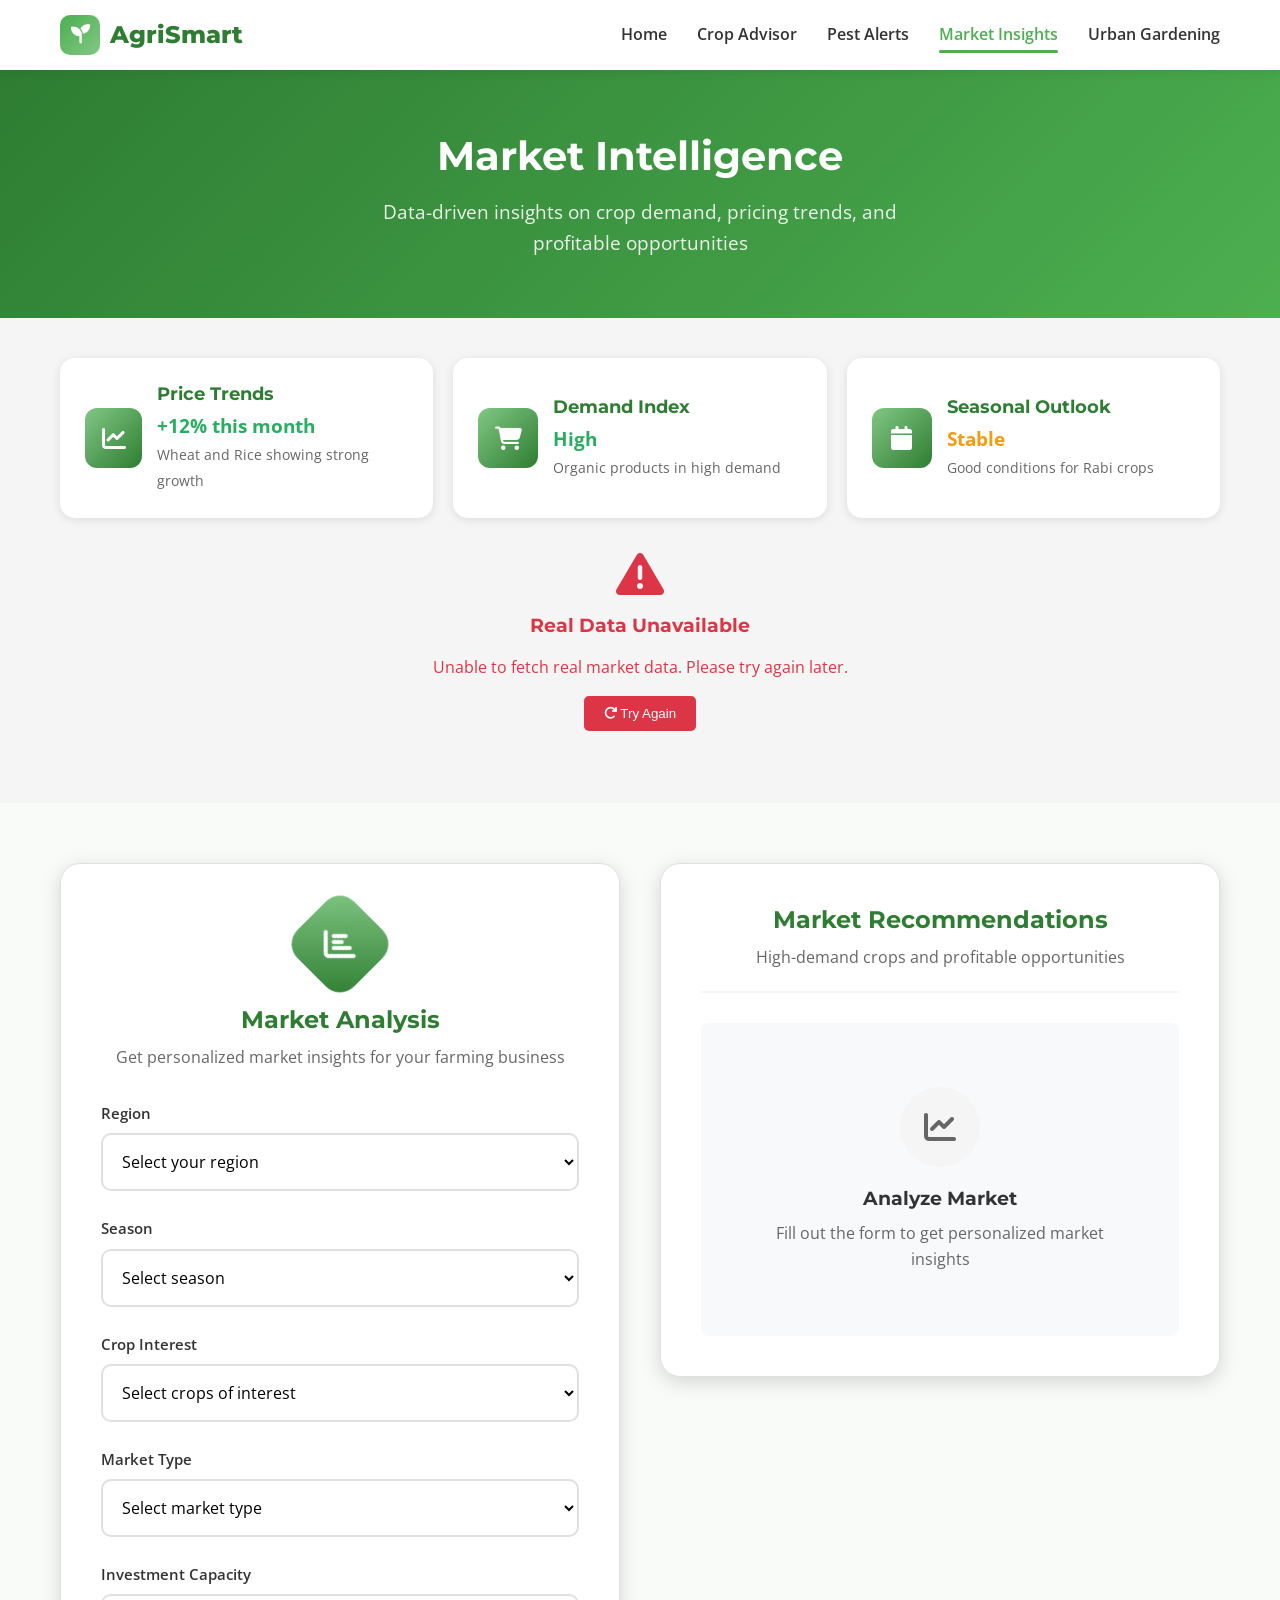
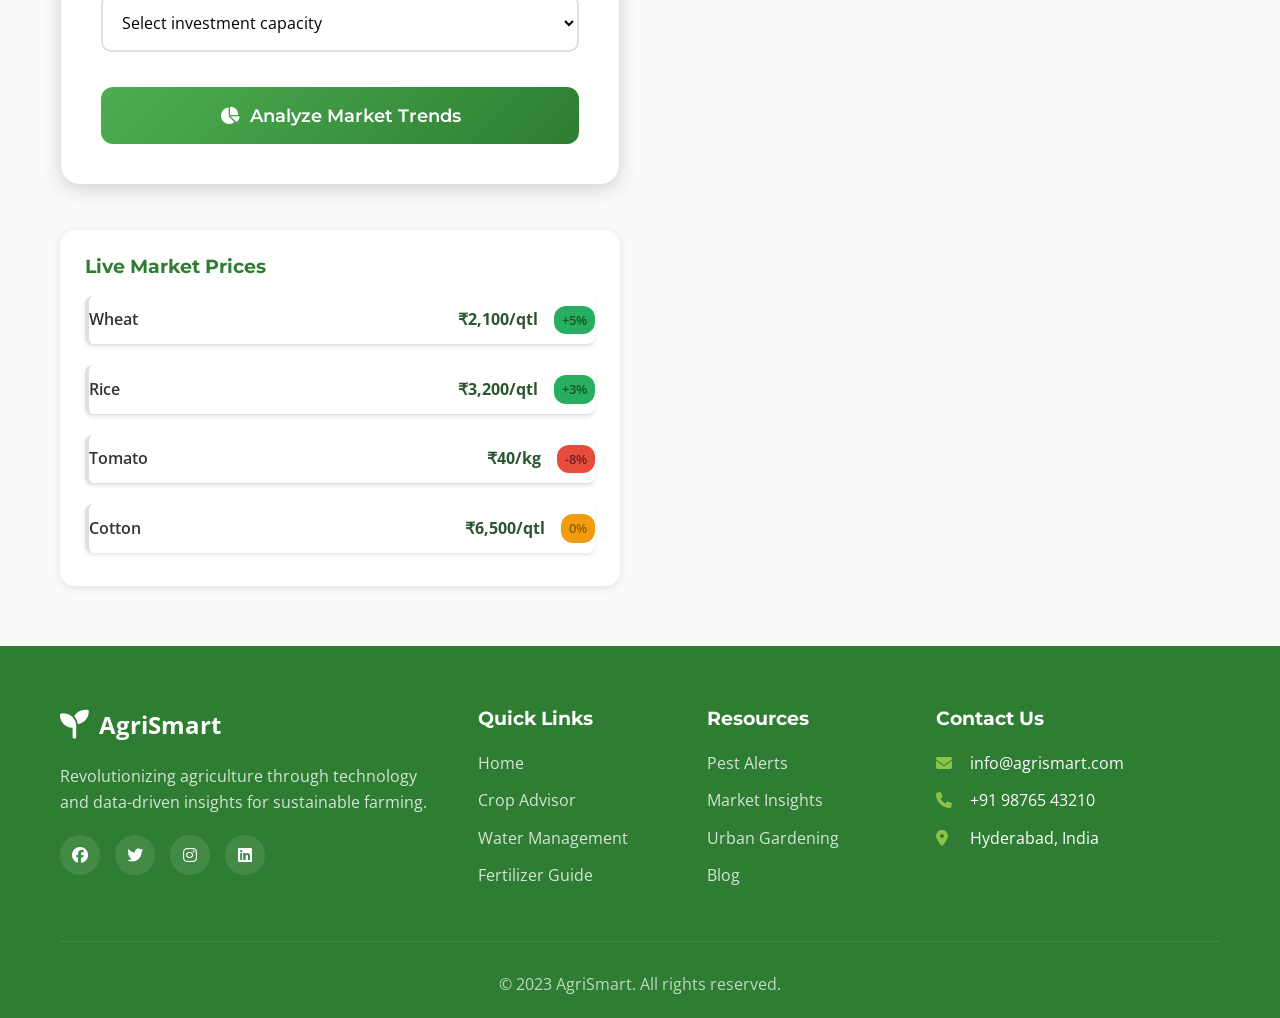
<file: DBMS PROJECT/market-trends.html>
<!DOCTYPE html>
<html lang="en">
<head>
    <meta charset="UTF-8">
    <meta name="viewport" content="width=device-width, initial-scale=1.0">
    <title>Market Intelligence - AgriSmart</title>
    <link rel="stylesheet" href="styles/main.css">
    <link rel="stylesheet" href="styles/responsive.css">
    <link rel="stylesheet" href="styles/forms.css">
    <link href="https://fonts.googleapis.com/css2?family=Montserrat:wght@400;500;600;700;800&family=Open+Sans:wght@400;500;600&display=swap" rel="stylesheet">
    <link rel="stylesheet" href="https://cdnjs.cloudflare.com/ajax/libs/font-awesome/6.4.0/css/all.min.css">
</head>
<body>
    <!-- Navigation -->
    <nav class="navbar">
        <div class="container">
            <div class="nav-container">
                <a href="index.html" class="logo">
                    <div class="logo-icon">
                        <i class="fas fa-seedling"></i>
                    </div>
                    <span class="logo-text">AgriSmart</span>
                </a>
                
                <ul class="nav-menu">
                    <li class="nav-item"><a href="index.html" class="nav-link">Home</a></li>
                    <li class="nav-item"><a href="crop-recommendation.html" class="nav-link">Crop Advisor</a></li>
                    <!-- <li class="nav-item"><a href="water-management.html" class="nav-link">Water Management</a></li>
                    <li class="nav-item"><a href="fertilizer.html" class="nav-link">Fertilizer Guide</a></li> -->
                    <li class="nav-item"><a href="pest-alerts.html" class="nav-link">Pest Alerts</a></li>
                    <li class="nav-item"><a href="market-trends.html" class="nav-link active">Market Insights</a></li>
                    <li class="nav-item"><a href="urban-gardening.html" class="nav-link">Urban Gardening</a></li>
                </ul>
                
                <!-- <div class="nav-actions">
                    <button class="btn btn-login">Login</button>
                    <button class="btn btn-signup">Sign Up</button>
                </div> -->
                
                <div class="hamburger">
                    <span class="bar"></span>
                    <span class="bar"></span>
                    <span class="bar"></span>
                </div>
            </div>
        </div>
    </nav>

    <!-- Page Header -->
    <section class="page-header">
        <div class="container">
            <div class="header-content">
                <h1>Market Intelligence</h1>
                <p>Data-driven insights on crop demand, pricing trends, and profitable opportunities</p>
            </div>
        </div>
    </section>

    <!-- Market Overview -->
    <section class="market-overview">
        <div class="container">
            <div class="overview-cards">
                <div class="overview-card">
                    <div class="overview-icon">
                        <i class="fas fa-chart-line"></i>
                    </div>
                    <div class="overview-content">
                        <h3>Price Trends</h3>
                        <p class="trend up">+12% this month</p>
                        <span>Wheat and Rice showing strong growth</span>
                    </div>
                </div>
                <div class="overview-card">
                    <div class="overview-icon">
                        <i class="fas fa-shopping-cart"></i>
                    </div>
                    <div class="overview-content">
                        <h3>Demand Index</h3>
                        <p class="trend up">High</p>
                        <span>Organic products in high demand</span>
                    </div>
                </div>
                <div class="overview-card">
                    <div class="overview-icon">
                        <i class="fas fa-calendar"></i>
                    </div>
                    <div class="overview-content">
                        <h3>Seasonal Outlook</h3>
                        <p class="trend stable">Stable</p>
                        <span>Good conditions for Rabi crops</span>
                    </div>
                </div>
            </div>
        </div>
    </section>

    <!-- Main Content -->
    <section class="page-content">
        <div class="container">
            <div class="content-grid">
                <!-- Input Form -->
                <div class="form-section">
                    <div class="form-card">
                        <div class="form-header">
                            <div class="form-icon">
                                <i class="fas fa-chart-bar"></i>
                            </div>
                            <h2>Market Analysis</h2>
                            <p>Get personalized market insights for your farming business</p>
                        </div>
                        
                        <form id="market-trends-form" class="smart-form">
                            <div class="form-group">
                                <label for="location">Region</label>
                                <select id="location" name="location" required>
                                    <option value="">Select your region</option>
                                    <option value="north">North India</option>
                                    <option value="south">South India</option>
                                    <option value="east">East India</option>
                                    <option value="west">West India</option>
                                    <option value="central">Central India</option>
                                </select>
                            </div>

                            <div class="form-group">
                                <label for="season">Season</label>
                                <select id="season" name="season" required>
                                    <option value="">Select season</option>
                                    <option value="kharif">Kharif (June-October)</option>
                                    <option value="rabi">Rabi (November-April)</option>
                                    <option value="zaid">Zaid (March-June)</option>
                                </select>
                            </div>

                            <div class="form-group">
                                <label for="crop-interest">Crop Interest</label>
                                <select id="crop-interest" name="crop-interest" required>
                                    <option value="">Select crops of interest</option>
                                    <option value="cereals">Cereals (Rice, Wheat, Maize)</option>
                                    <option value="pulses">Pulses</option>
                                    <option value="vegetables">Vegetables</option>
                                    <option value="fruits">Fruits</option>
                                    <option value="cash-crops">Cash Crops (Cotton, Sugarcane)</option>
                                    <option value="all">All Crops</option>
                                </select>
                            </div>

                            <div class="form-group">
                                <label for="market-type">Market Type</label>
                                <select id="market-type" name="market-type" required>
                                    <option value="">Select market type</option>
                                    <option value="local">Local Market</option>
                                    <option value="regional">Regional Market</option>
                                    <option value="national">National Market</option>
                                    <option value="export">Export Market</option>
                                </select>
                            </div>

                            <div class="form-group">
                                <label for="investment">Investment Capacity</label>
                                <select id="investment" name="investment" required>
                                    <option value="">Select investment capacity</option>
                                    <option value="low">Low (₹10,000 - ₹50,000)</option>
                                    <option value="medium">Medium (₹50,000 - ₹2,00,000)</option>
                                    <option value="high">High (Above ₹2,00,000)</option>
                                </select>
                            </div>

                            <button type="submit" class="btn-submit">
                                <i class="fas fa-chart-pie"></i>
                                Analyze Market Trends
                            </button>
                        </form>
                    </div>

                    <!-- Live Market Data -->
                    <div class="live-data">
                        <h3>Live Market Prices</h3>
                        <div class="price-list">
                            <div class="price-item">
                                <span class="crop-name">Wheat</span>
                                <span class="crop-price">₹2,100/qtl</span>
                                <span class="price-change up">+5%</span>
                            </div>
                            <div class="price-item">
                                <span class="crop-name">Rice</span>
                                <span class="crop-price">₹3,200/qtl</span>
                                <span class="price-change up">+3%</span>
                            </div>
                            <div class="price-item">
                                <span class="crop-name">Tomato</span>
                                <span class="crop-price">₹40/kg</span>
                                <span class="price-change down">-8%</span>
                            </div>
                            <div class="price-item">
                                <span class="crop-name">Cotton</span>
                                <span class="crop-price">₹6,500/qtl</span>
                                <span class="price-change stable">0%</span>
                            </div>
                        </div>
                    </div>
                </div>

                <!-- Results Section -->
                <div class="results-section">
                    <div class="results-card">
                        <div class="results-header">
                            <h2>Market Recommendations</h2>
                            <p>High-demand crops and profitable opportunities</p>
                        </div>
                        
                        <div id="market-results" class="results-container">
                            <div class="empty-state">
                                <div class="empty-icon">
                                    <i class="fas fa-chart-line"></i>
                                </div>
                                <h3>Analyze Market</h3>
                                <p>Fill out the form to get personalized market insights</p>
                            </div>
                        </div>
                    </div>

                    <!-- Trending Crops
                    <div class="trending-crops">
                        <h3>Currently Trending</h3>
                        <div class="trend-grid">
                            <div class="trend-card">
                                <div class="trend-header">
                                    <h4>Organic Products</h4>
                                    <span class="trend-badge up">+25%</span>
                                </div>
                                <p>Growing demand for organic fruits and vegetables with premium pricing</p>
                                <div class="trend-stats">
                                    <span>Premium: 25-40%</span>
                                    <span>Demand: High</span>
                                </div>
                            </div>
                            <div class="trend-card">
                                <div class="trend-header">
                                    <h4>Medicinal Plants</h4>
                                    <span class="trend-badge up">+18%</span>
                                </div>
                                <p>Increased demand for tulsi, ashwagandha, and other medicinal plants</p>
                                <div class="trend-stats">
                                    <span>Premium: 30-50%</span>
                                    <span>Demand: Medium</span>
                                </div>
                            </div>
                            <div class="trend-card">
                                <div class="trend-header">
                                    <h4>Exotic Vegetables</h4>
                                    <span class="trend-badge up">+12%</span>
                                </div>
                                <p>Broccoli, kale, and avocado seeing steady growth in urban markets</p>
                                <div class="trend-stats">
                                    <span>Premium: 20-35%</span>
                                    <span>Demand: Growing</span>
                                </div>
                            </div>
                        </div>
                    </div>-->
                </div>
            </div>
        </div>
    </section>

    <!-- Footer -->
    <footer class="footer">
        <div class="container">
            <div class="footer-content">
                <div class="footer-section">
                    <div class="footer-logo">
                        <i class="fas fa-seedling"></i>
                        <span>AgriSmart</span>
                    </div>
                    <p>Revolutionizing agriculture through technology and data-driven insights for sustainable farming.</p>
                    <div class="social-links">
                        <a href="#"><i class="fab fa-facebook"></i></a>
                        <a href="#"><i class="fab fa-twitter"></i></a>
                        <a href="#"><i class="fab fa-instagram"></i></a>
                        <a href="#"><i class="fab fa-linkedin"></i></a>
                    </div>
                </div>
                <div class="footer-section">
                    <h3>Quick Links</h3>
                    <ul>
                        <li><a href="index.html">Home</a></li>
                        <li><a href="crop-recommendation.html">Crop Advisor</a></li>
                        <li><a href="water-management.html">Water Management</a></li>
                        <li><a href="fertilizer.html">Fertilizer Guide</a></li>
                    </ul>
                </div>
                <div class="footer-section">
                    <h3>Resources</h3>
                    <ul>
                        <li><a href="pest-alerts.html">Pest Alerts</a></li>
                        <li><a href="market-trends.html">Market Insights</a></li>
                        <li><a href="urban-gardening.html">Urban Gardening</a></li>
                        <li><a href="#">Blog</a></li>
                    </ul>
                </div>
                <div class="footer-section">
                    <h3>Contact Us</h3>
                    <ul>
                        <li><i class="fas fa-envelope"></i> info@agrismart.com</li>
                        <li><i class="fas fa-phone"></i> +91 98765 43210</li>
                        <li><i class="fas fa-map-marker-alt"></i> Hyderabad, India</li>
                    </ul>
                </div>
            </div>
            <div class="footer-bottom">
                <p>&copy; 2023 AgriSmart. All rights reserved.</p>
            </div>
        </div>
    </footer>

    <script src="scripts/main.js"></script>
    <script src="scripts/market-trends.js"></script>
</body>
</html>
</file>
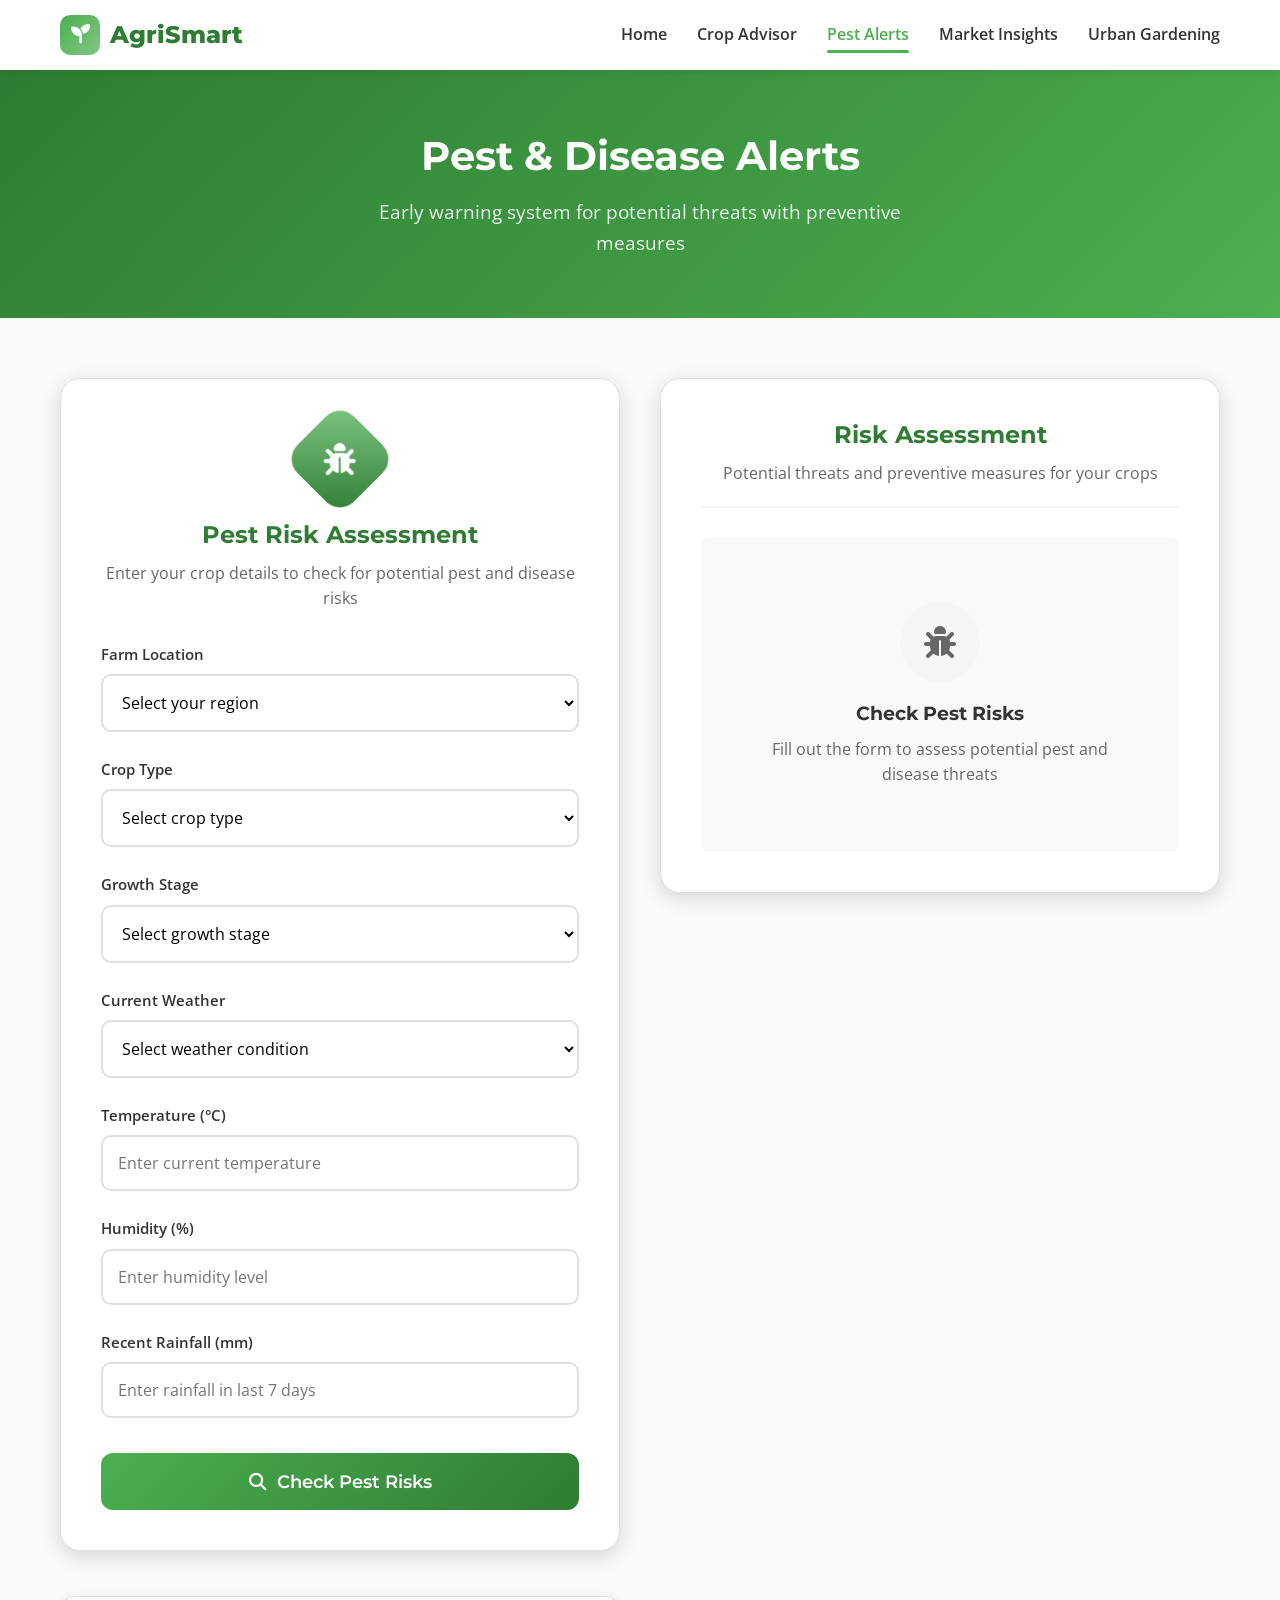
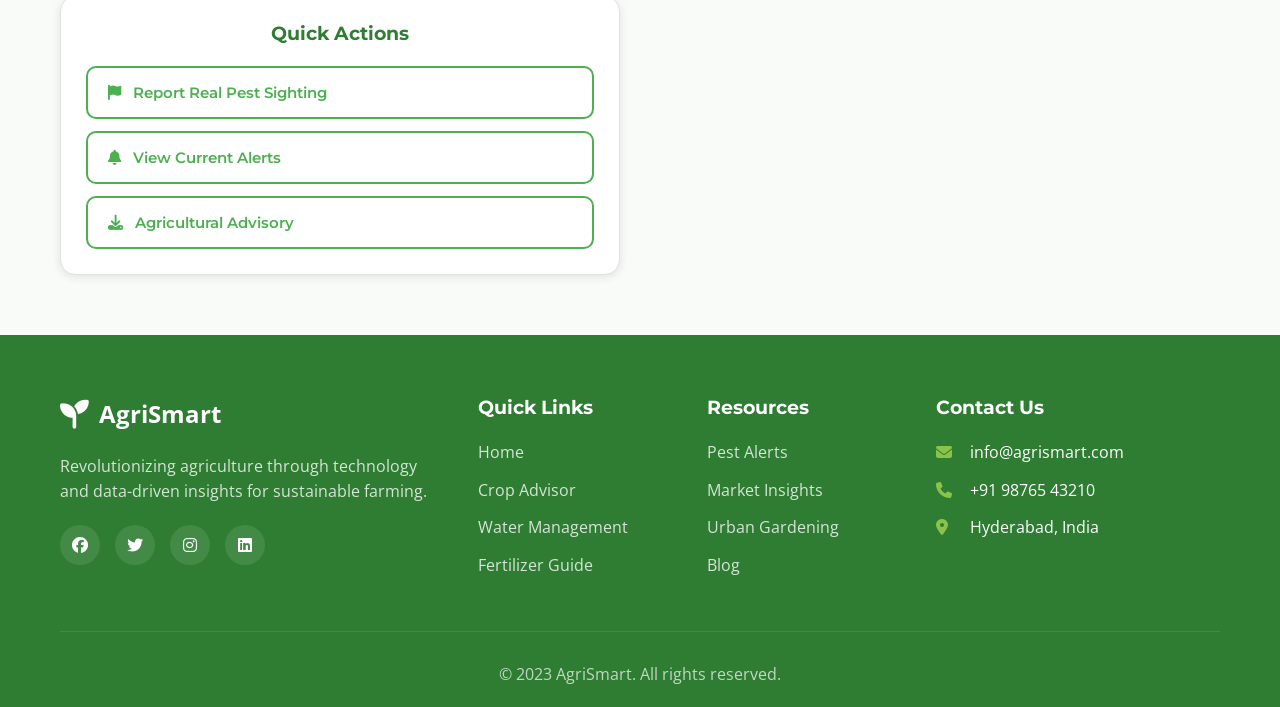
<file: DBMS PROJECT/pest-alerts.html>
<!DOCTYPE html>
<html lang="en">
<head>
    <meta charset="UTF-8">
    <meta name="viewport" content="width=device-width, initial-scale=1.0">
    <title>Pest & Disease Alerts - AgriSmart</title>
    <link rel="stylesheet" href="styles/main.css">
    <link rel="stylesheet" href="styles/responsive.css">
    <link rel="stylesheet" href="styles/forms.css">
    <link href="https://fonts.googleapis.com/css2?family=Montserrat:wght@400;500;600;700;800&family=Open+Sans:wght@400;500;600&display=swap" rel="stylesheet">
    <link rel="stylesheet" href="https://cdnjs.cloudflare.com/ajax/libs/font-awesome/6.4.0/css/all.min.css">
</head>
<body>
    <!-- Navigation -->
    <nav class="navbar">
        <div class="container">
            <div class="nav-container">
                <a href="index.html" class="logo">
                    <div class="logo-icon">
                        <i class="fas fa-seedling"></i>
                    </div>
                    <span class="logo-text">AgriSmart</span>
                </a>
                
                <ul class="nav-menu">
                    <li class="nav-item"><a href="index.html" class="nav-link">Home</a></li>
                    <li class="nav-item"><a href="crop-recommendation.html" class="nav-link">Crop Advisor</a></li>
                    <!-- <li class="nav-item"><a href="water-management.html" class="nav-link">Water Management</a></li>
                    <li class="nav-item"><a href="fertilizer.html" class="nav-link">Fertilizer Guide</a></li> -->
                    <li class="nav-item"><a href="pest-alerts.html" class="nav-link active">Pest Alerts</a></li>
                    <li class="nav-item"><a href="market-trends.html" class="nav-link">Market Insights</a></li>
                    <li class="nav-item"><a href="urban-gardening.html" class="nav-link">Urban Gardening</a></li>
                </ul>
                
                <!-- <div class="nav-actions">
                    <button class="btn btn-login">Login</button>
                    <button class="btn btn-signup">Sign Up</button>
                </div> -->
                
                <div class="hamburger">
                    <span class="bar"></span>
                    <span class="bar"></span>
                    <span class="bar"></span>
                </div>
            </div>
        </div>
    </nav>

    <!-- Page Header -->
    <section class="page-header">
        <div class="container">
            <div class="header-content">
                <h1>Pest & Disease Alerts</h1>
                <p>Early warning system for potential threats with preventive measures</p>
            </div>
        </div>
    </section>

    <!-- Alert Banner -->
 <!-- Dynamic Alert Banner 
    <section class="alert-banner" id="dynamic-alert-banner" style="display: none;">
        <div class="container">
            <div class="alert-content">
                <div class="alert-icon">
                    <i class="fas fa-exclamation-triangle"></i>
                </div>
                <div class="alert-text">
                    <h3 id="alert-title">High Alert: Rice Blast Risk</h3>
                    <p id="alert-description">Current weather conditions favor fungal growth in rice crops. Monitor your fields closely.</p>
                </div>
                <button class="btn-alert" onclick="viewAlertDetails()">View Details</button>
            </div>
        </div>
    </section>-->

    <!-- Main Content -->
    <section class="page-content">
        <div class="container">
            <div class="content-grid">
                <!-- Input Form -->
                <div class="form-section">
                    <div class="form-card">
                        <div class="form-header">
                            <div class="form-icon">
                                <i class="fas fa-bug"></i>
                            </div>
                            <h2>Pest Risk Assessment</h2>
                            <p>Enter your crop details to check for potential pest and disease risks</p>
                        </div>
                        
                        <form id="pest-alert-form" class="smart-form">
                            <div class="form-group">
                                <label for="location">Farm Location</label>
                                <select id="location" name="location" required>
                                    <option value="">Select your region</option>
                                    <option value="north">North India</option>
                                    <option value="south">South India</option>
                                    <option value="east">East India</option>
                                    <option value="west">West India</option>
                                    <option value="central">Central India</option>
                                </select>
                            </div>

                            <div class="form-group">
                                <label for="crop-type">Crop Type</label>
                                <select id="crop-type" name="crop-type" required>
                                    <option value="">Select crop type</option>
                                    <option value="rice">Rice</option>
                                    <option value="wheat">Wheat</option>
                                    <option value="maize">Maize</option>
                                    <option value="cotton">Cotton</option>
                                    <option value="sugarcane">Sugarcane</option>
                                    <option value="vegetables">Vegetables</option>
                                    <option value="fruits">Fruits</option>
                                </select>
                            </div>

                            <div class="form-group">
                                <label for="growth-stage">Growth Stage</label>
                                <select id="growth-stage" name="growth-stage" required>
                                    <option value="">Select growth stage</option>
                                    <option value="germination">Germination</option>
                                    <option value="seedling">Seedling</option>
                                    <option value="vegetative">Vegetative</option>
                                    <option value="flowering">Flowering</option>
                                    <option value="fruiting">Fruiting</option>
                                    <option value="maturity">Maturity</option>
                                </select>
                            </div>

                            <div class="form-group">
                                <label for="weather">Current Weather</label>
                                <select id="weather" name="weather" required>
                                    <option value="">Select weather condition</option>
                                    <option value="hot-humid">Hot & Humid</option>
                                    <option value="hot-dry">Hot & Dry</option>
                                    <option value="cool-humid">Cool & Humid</option>
                                    <option value="cool-dry">Cool & Dry</option>
                                    <option value="rainy">Rainy</option>
                                </select>
                            </div>

                            <div class="form-group">
                                <label for="temperature">Temperature (°C)</label>
                                <input type="number" id="temperature" name="temperature" placeholder="Enter current temperature" required min="0" max="50">
                            </div>

                            <div class="form-group">
                                <label for="humidity">Humidity (%)</label>
                                <input type="number" id="humidity" name="humidity" placeholder="Enter humidity level" required min="0" max="100">
                            </div>

                            <div class="form-group">
                                <label for="recent-rainfall">Recent Rainfall (mm)</label>
                                <input type="number" id="recent-rainfall" name="recent-rainfall" placeholder="Enter rainfall in last 7 days" min="0">
                            </div>

                            <button type="submit" class="btn-submit">
                                <i class="fas fa-search"></i>
                                Check Pest Risks
                            </button>
                        </form>
                    </div>

                    <!-- Quick Actions -->
                 <div class="quick-actions">
    <h3>Quick Actions</h3>
    <div class="action-buttons">
        <button class="btn-action" onclick="reportRealPest()">
            <i class="fas fa-flag"></i>
            Report Real Pest Sighting
        </button>
        <button class="btn-action" onclick="viewRealAlerts()">
            <i class="fas fa-bell"></i>
            View Current Alerts
        </button>
        <button class="btn-action" onclick="downloadRealGuide()">
            <i class="fas fa-download"></i>
            Agricultural Advisory
        </button>
    </div>
</div>

</div>

                <!-- Results Section -->
                <div class="results-section">
    <div class="results-card">
        <div class="results-header">
            <h2>Risk Assessment</h2>
            <p>Potential threats and preventive measures for your crops</p>
        </div>
        
        <div id="pest-results" class="results-container">
            <div class="empty-state">
                <div class="empty-icon">
                    <i class="fas fa-bug"></i>
                </div>
                <h3>Check Pest Risks</h3>
                <p>Fill out the form to assess potential pest and disease threats</p>
            </div>
        </div>
    </div>

                    <!-- Common Pests 
   <div class="common-pests">
        <h3>Common Pests in Your Region</h3>
        <div class="pest-grid">
            <div class="pest-card high-risk">
                <div class="pest-header">
                    <h4>Rice Blast</h4>
                    <span class="risk-badge high">High Risk</span>
                </div>
                <p>Fungal disease affecting leaves and panicles</p>
                <div class="pest-details">
                    <span><i class="fas fa-temperature-high"></i> 25-30°C</span>
                    <span><i class="fas fa-tint"></i> High Humidity</span>
                </div>
            </div>
            <div class="pest-card medium-risk">
                <div class="pest-header">
                    <h4>Wheat Rust</h4>
                    <span class="risk-badge medium">Medium Risk</span>
                </div>
                <p>Fungal disease causing orange-brown pustules</p>
                <div class="pest-details">
                    <span><i class="fas fa-temperature-low"></i> 15-25°C</span>
                    <span><i class="fas fa-tint"></i> High Humidity</span>
                </div>
            </div>
            <div class="pest-card low-risk">
                <div class="pest-header">
                    <h4>Cotton Bollworm</h4>
                    <span class="risk-badge low">Low Risk</span>
                </div>
                <p>Larvae that feed on cotton bolls</p>
                <div class="pest-details">
                    <span><i class="fas fa-temperature-high"></i> 25-35°C</span>
                    <span><i class="fas fa-wind"></i> Dry Conditions</span>
                </div>
            </div>
        </div>
    </div>-->
</div>
            </div>
        </div>
    </section>

    <!-- Footer -->
    <footer class="footer">
        <div class="container">
            <div class="footer-content">
                <div class="footer-section">
                    <div class="footer-logo">
                        <i class="fas fa-seedling"></i>
                        <span>AgriSmart</span>
                    </div>
                    <p>Revolutionizing agriculture through technology and data-driven insights for sustainable farming.</p>
                    <div class="social-links">
                        <a href="#"><i class="fab fa-facebook"></i></a>
                        <a href="#"><i class="fab fa-twitter"></i></a>
                        <a href="#"><i class="fab fa-instagram"></i></a>
                        <a href="#"><i class="fab fa-linkedin"></i></a>
                    </div>
                </div>
                <div class="footer-section">
                    <h3>Quick Links</h3>
                    <ul>
                        <li><a href="index.html">Home</a></li>
                        <li><a href="crop-recommendation.html">Crop Advisor</a></li>
                        <li><a href="water-management.html">Water Management</a></li>
                        <li><a href="fertilizer.html">Fertilizer Guide</a></li>
                    </ul>
                </div>
                <div class="footer-section">
                    <h3>Resources</h3>
                    <ul>
                        <li><a href="pest-alerts.html">Pest Alerts</a></li>
                        <li><a href="market-trends.html">Market Insights</a></li>
                        <li><a href="urban-gardening.html">Urban Gardening</a></li>
                        <li><a href="#">Blog</a></li>
                    </ul>
                </div>
                <div class="footer-section">
                    <h3>Contact Us</h3>
                    <ul>
                        <li><i class="fas fa-envelope"></i> info@agrismart.com</li>
                        <li><i class="fas fa-phone"></i> +91 98765 43210</li>
                        <li><i class="fas fa-map-marker-alt"></i> Hyderabad, India</li>
                    </ul>
                </div>
            </div>
            <div class="footer-bottom">
                <p>&copy; 2023 AgriSmart. All rights reserved.</p>
            </div>
        </div>
    </footer>

    <script src="scripts/main.js"></script>
    <!-- In pest-alerts.html, update the script tag -->
    <script src="scripts/pest-alerts.js"></script>

</body>
</html>
</file>
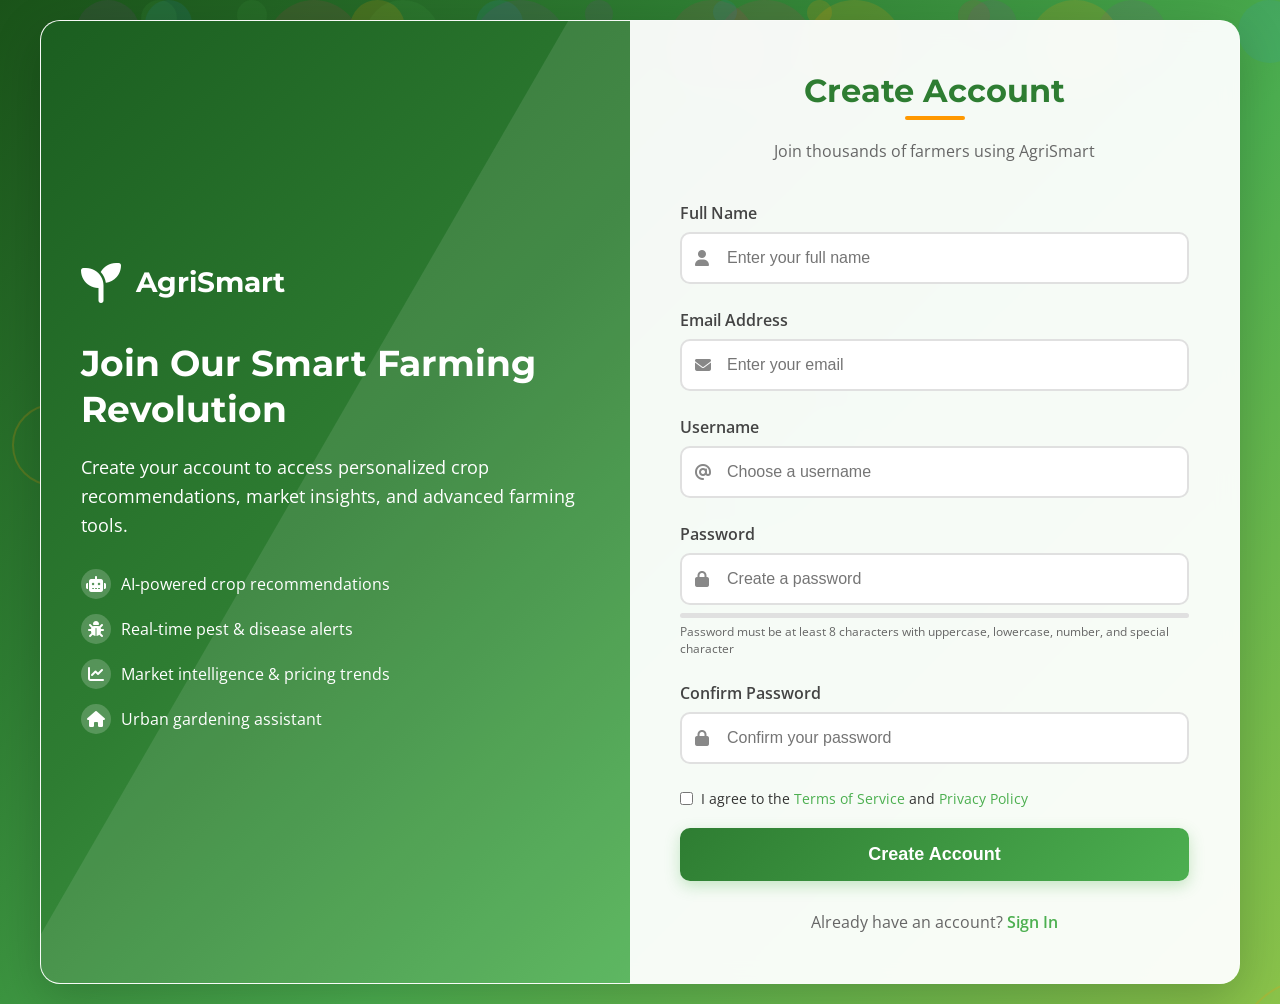
<file: DBMS PROJECT/register.html>
<!DOCTYPE html>
<html lang="en">
<head>
    <meta charset="UTF-8">
    <meta name="viewport" content="width=device-width, initial-scale=1.0">
    <title>AgriSmart - Join Our Community</title>
    <link rel="stylesheet" href="https://cdnjs.cloudflare.com/ajax/libs/font-awesome/6.4.0/css/all.min.css">
    <link href="https://fonts.googleapis.com/css2?family=Montserrat:wght@400;500;600;700;800&family=Open+Sans:wght@400;500;600&display=swap" rel="stylesheet">
    <style>
        * {
            margin: 0;
            padding: 0;
            box-sizing: border-box;
        }

        :root {
            --primary: #2e7d32;
            --primary-dark: #1b5e20;
            --primary-light: #4caf50;
            --accent: #ff9800;
            --accent-light: #ffb74d;
            --purple: #9c27b0;
            --blue: #2196f3;
            --pink: #e91e63;
            --text: #333;
            --text-light: #666;
            --white: #ffffff;
            --shadow: 0 15px 50px rgba(0, 0, 0, 0.2);
            --transition: all 0.4s cubic-bezier(0.175, 0.885, 0.32, 1.275);
        }

        body {
            font-family: 'Open Sans', sans-serif;
            background: linear-gradient(135deg, #1a5319 0%, #2e7d32 30%, #4caf50 60%, #8bc34a 100%);
            color: #333;
            min-height: 100vh;
            display: flex;
            align-items: center;
            justify-content: center;
            padding: 20px;
            position: relative;
            overflow-x: hidden;
        }

        /* Enhanced Background Animation */
        .bg-animation {
            position: absolute;
            top: 0;
            left: 0;
            width: 100%;
            height: 100%;
            z-index: -1;
            overflow: hidden;
        }

        .floating-element {
            position: absolute;
            border-radius: 50%;
            background: rgba(255, 255, 255, 0.1);
            animation: float 25s infinite linear;
        }

        .pulse-circle {
            position: absolute;
            border-radius: 50%;
            border: 2px solid rgba(255, 255, 255, 0.2);
            animation: pulse 8s infinite ease-in-out;
        }

        .moving-line {
            position: absolute;
            height: 2px;
            background: linear-gradient(90deg, transparent, rgba(255, 255, 255, 0.5), transparent);
            animation: moveLine 15s infinite linear;
        }

        .color-burst {
            position: absolute;
            width: 100px;
            height: 100px;
            border-radius: 50%;
            filter: blur(20px);
            opacity: 0.3;
            animation: colorChange 10s infinite alternate;
        }

        @keyframes float {
            0% {
                transform: translateY(100vh) rotate(0deg);
            }
            100% {
                transform: translateY(-100px) rotate(360deg);
            }
        }

        @keyframes pulse {
            0%, 100% {
                transform: scale(1);
                opacity: 0.5;
            }
            50% {
                transform: scale(1.2);
                opacity: 0.8;
            }
        }

        @keyframes moveLine {
            0% {
                transform: translateX(-100%);
            }
            100% {
                transform: translateX(100vw);
            }
        }

        @keyframes colorChange {
            0% {
                background: rgba(255, 152, 0, 0.3);
                transform: scale(1);
            }
            25% {
                background: rgba(156, 39, 176, 0.3);
            }
            50% {
                background: rgba(33, 150, 243, 0.3);
                transform: scale(1.2);
            }
            75% {
                background: rgba(233, 30, 99, 0.3);
            }
            100% {
                background: rgba(76, 175, 80, 0.3);
                transform: scale(1);
            }
        }

        .container {
            display: flex;
            max-width: 1200px;
            width: 100%;
            background: rgba(255, 255, 255, 0.95);
            border-radius: 20px;
            box-shadow: var(--shadow);
            overflow: hidden;
            min-height: 700px;
            backdrop-filter: blur(10px);
            border: 1px solid rgba(255, 255, 255, 0.2);
            animation: containerEntrance 0.8s cubic-bezier(0.175, 0.885, 0.32, 1.275) 0.3s forwards;
            transform: translateY(20px);
            opacity: 0;
        }

        @keyframes containerEntrance {
            to {
                transform: translateY(0);
                opacity: 1;
            }
        }

        .illustration {
            flex: 1;
            background: linear-gradient(135deg, var(--primary-dark) 0%, var(--primary) 50%, var(--primary-light) 100%);
            color: white;
            padding: 40px;
            display: flex;
            flex-direction: column;
            justify-content: center;
            position: relative;
            overflow: hidden;
        }

        .illustration::before {
            content: '';
            position: absolute;
            top: -50%;
            right: -50%;
            width: 100%;
            height: 200%;
            background: rgba(255, 255, 255, 0.1);
            transform: rotate(30deg);
        }

        .illustration-content {
            position: relative;
            z-index: 1;
        }

        .logo {
            display: flex;
            align-items: center;
            margin-bottom: 30px;
            transform: translateX(-20px);
            opacity: 0;
            animation: slideInLeft 0.6s cubic-bezier(0.175, 0.885, 0.32, 1.275) 0.5s forwards;
        }

        @keyframes slideInLeft {
            to {
                transform: translateX(0);
                opacity: 1;
            }
        }

        .logo-icon {
            font-size: 40px;
            margin-right: 15px;
            animation: pulse 3s infinite ease-in-out;
        }

        .logo-text {
            font-family: 'Montserrat', sans-serif;
            font-size: 28px;
            font-weight: 700;
        }

        .illustration h1 {
            font-family: 'Montserrat', sans-serif;
            font-size: 36px;
            margin-bottom: 20px;
            line-height: 1.3;
            transform: translateY(20px);
            opacity: 0;
            animation: slideInUp 0.6s cubic-bezier(0.175, 0.885, 0.32, 1.275) 0.7s forwards;
        }

        @keyframes slideInUp {
            to {
                transform: translateY(0);
                opacity: 1;
            }
        }

        .illustration p {
            font-size: 18px;
            margin-bottom: 30px;
            line-height: 1.6;
            opacity: 0.9;
            transform: translateY(20px);
            opacity: 0;
            animation: slideInUp 0.6s cubic-bezier(0.175, 0.885, 0.32, 1.275) 0.9s forwards;
        }

        .features {
            list-style: none;
            margin-top: 30px;
        }

        .features li {
            display: flex;
            align-items: center;
            margin-bottom: 15px;
            font-size: 16px;
            transform: translateX(-20px);
            opacity: 0;
        }

        .features li:nth-child(1) { animation: slideInLeft 0.5s ease 1.1s forwards; }
        .features li:nth-child(2) { animation: slideInLeft 0.5s ease 1.3s forwards; }
        .features li:nth-child(3) { animation: slideInLeft 0.5s ease 1.5s forwards; }
        .features li:nth-child(4) { animation: slideInLeft 0.5s ease 1.7s forwards; }
        .features li:nth-child(5) { animation: slideInLeft 0.5s ease 1.9s forwards; }

        .features i {
            margin-right: 10px;
            background: rgba(255, 255, 255, 0.2);
            width: 30px;
            height: 30px;
            border-radius: 50%;
            display: flex;
            align-items: center;
            justify-content: center;
            transition: var(--transition);
        }

        .features li:hover i {
            background: rgba(255, 255, 255, 0.3);
            transform: scale(1.1);
        }

        .form-container {
            flex: 1;
            padding: 50px;
            display: flex;
            flex-direction: column;
            justify-content: center;
        }

        .form-header {
            text-align: center;
            margin-bottom: 40px;
            transform: translateY(20px);
            opacity: 0;
            animation: slideInUp 0.6s cubic-bezier(0.175, 0.885, 0.32, 1.275) 1.1s forwards;
        }

        .form-header h2 {
            font-family: 'Montserrat', sans-serif;
            font-size: 32px;
            color: #2e7d32;
            margin-bottom: 10px;
            position: relative;
            display: inline-block;
        }

        .form-header h2::after {
            content: '';
            position: absolute;
            bottom: -10px;
            left: 50%;
            transform: translateX(-50%);
            width: 60px;
            height: 4px;
            background: var(--accent);
            border-radius: 2px;
        }

        .form-header p {
            color: #666;
            margin-top: 20px;
        }

        .form-group {
            margin-bottom: 25px;
            position: relative;
            transform: translateY(20px);
            opacity: 0;
        }

        .form-group:nth-child(1) { animation: slideInUp 0.5s ease 1.3s forwards; }
        .form-group:nth-child(2) { animation: slideInUp 0.5s ease 1.4s forwards; }
        .form-group:nth-child(3) { animation: slideInUp 0.5s ease 1.5s forwards; }
        .form-group:nth-child(4) { animation: slideInUp 0.5s ease 1.6s forwards; }
        .form-group:nth-child(5) { animation: slideInUp 0.5s ease 1.7s forwards; }

        .form-group label {
            display: block;
            margin-bottom: 8px;
            font-weight: 600;
            color: #444;
        }

        .input-with-icon {
            position: relative;
        }

        .input-with-icon i {
            position: absolute;
            left: 15px;
            top: 50%;
            transform: translateY(-50%);
            color: #888;
            transition: var(--transition);
        }

        .form-control {
            width: 100%;
            padding: 15px 15px 15px 45px;
            border: 2px solid #e0e0e0;
            border-radius: 10px;
            font-size: 16px;
            transition: var(--transition);
        }

        .form-control:focus {
            border-color: #4caf50;
            box-shadow: 0 0 0 3px rgba(76, 175, 80, 0.2);
            outline: none;
        }

        .password-strength {
            height: 5px;
            margin-top: 8px;
            border-radius: 5px;
            background: #e0e0e0;
            overflow: hidden;
        }

        .password-strength-bar {
            height: 100%;
            width: 0;
            transition: var(--transition);
        }

        .password-requirements {
            font-size: 12px;
            color: #666;
            margin-top: 5px;
        }

        .form-footer {
            display: flex;
            justify-content: space-between;
            align-items: center;
            margin-top: 10px;
            transform: translateY(20px);
            opacity: 0;
            animation: slideInUp 0.5s ease 1.8s forwards;
        }

        .terms {
            display: flex;
            align-items: center;
            font-size: 14px;
        }

        .terms input {
            margin-right: 8px;
        }

        .terms a {
            color: #4caf50;
            text-decoration: none;
        }

        .terms a:hover {
            text-decoration: underline;
        }

        .btn-register {
            width: 100%;
            padding: 16px;
            background: linear-gradient(135deg, #2e7d32 0%, #4caf50 100%);
            color: white;
            border: none;
            border-radius: 10px;
            font-size: 18px;
            font-weight: 600;
            cursor: pointer;
            transition: var(--transition);
            margin-top: 20px;
            box-shadow: 0 5px 15px rgba(76, 175, 80, 0.3);
            position: relative;
            overflow: hidden;
            transform: translateY(20px);
            opacity: 0;
            animation: slideInUp 0.5s ease 1.9s forwards;
        }

        .btn-register:hover {
            transform: translateY(-3px);
            box-shadow: 0 8px 20px rgba(76, 175, 80, 0.4);
            background: linear-gradient(135deg, var(--primary) 0%, var(--primary-light) 100%);
        }

        .btn-register:active {
            transform: translateY(0);
        }

        .login-link {
            text-align: center;
            margin-top: 30px;
            color: #666;
            transform: translateY(20px);
            opacity: 0;
            animation: slideInUp 0.5s ease 2s forwards;
        }

        .login-link a {
            color: #4caf50;
            text-decoration: none;
            font-weight: 600;
            transition: var(--transition);
            position: relative;
        }

        .login-link a::after {
            content: '';
            position: absolute;
            bottom: -2px;
            left: 0;
            width: 0;
            height: 2px;
            background: var(--primary);
            transition: var(--transition);
        }

        .login-link a:hover {
            color: var(--primary-dark);
        }

        .login-link a:hover::after {
            width: 100%;
        }

        .error-message {
            color: #f44336;
            font-size: 14px;
            margin-top: 5px;
            display: none;
            animation: shake 0.5s ease;
        }

        @keyframes shake {
            0%, 100% { transform: translateX(0); }
            20%, 60% { transform: translateX(-5px); }
            40%, 80% { transform: translateX(5px); }
        }

        .success-message {
            color: #4caf50;
            font-size: 16px;
            margin-top: 15px;
            display: none;
            text-align: center;
            padding: 15px;
            background: rgba(76, 175, 80, 0.1);
            border-radius: 10px;
            border-left: 4px solid var(--primary);
            animation: slideInRight 0.5s ease;
        }

        @keyframes slideInRight {
            from {
                transform: translateX(20px);
                opacity: 0;
            }
            to {
                transform: translateX(0);
                opacity: 1;
            }
        }

        /* Responsive design */
        @media (max-width: 992px) {
            .container {
                flex-direction: column;
                max-width: 600px;
            }
            
            .illustration {
                padding: 30px;
            }
            
            .form-container {
                padding: 30px;
            }
        }

        @media (max-width: 576px) {
            .form-footer {
                flex-direction: column;
                align-items: flex-start;
            }
            
            .terms {
                margin-bottom: 15px;
            }
            
            .illustration h1 {
                font-size: 28px;
            }
        }
    </style>
</head>
<body>
    <!-- Enhanced Background Animation -->
    <div class="bg-animation" id="bgAnimation"></div>

    <div class="container">
        <div class="illustration">
            <div class="illustration-content">
                <div class="logo">
                    <div class="logo-icon">
                        <i class="fas fa-seedling"></i>
                    </div>
                    <span class="logo-text">AgriSmart</span>
                </div>
                <h1>Join Our Smart Farming Revolution</h1>
                <p>Create your account to access personalized crop recommendations, market insights, and advanced farming tools.</p>
                
                <ul class="features">
                    <li><i class="fas fa-robot"></i> AI-powered crop recommendations</li>
                    <li><i class="fas fa-bug"></i> Real-time pest & disease alerts</li>
                    <li><i class="fas fa-chart-line"></i> Market intelligence & pricing trends</li>
                    <li><i class="fas fa-home"></i> Urban gardening assistant</li>
                </ul>
            </div>
        </div>
        
        <div class="form-container">
            <div class="form-header">
                <h2>Create Account</h2>
                <p>Join thousands of farmers using AgriSmart</p>
            </div>
            
            <form id="registration-form">
                <div class="form-group">
                    <label for="fullname">Full Name</label>
                    <div class="input-with-icon">
                        <i class="fas fa-user"></i>
                        <input type="text" id="fullname" class="form-control" placeholder="Enter your full name" required>
                    </div>
                    <div class="error-message" id="fullname-error"></div>
                </div>
                
                <div class="form-group">
                    <label for="email">Email Address</label>
                    <div class="input-with-icon">
                        <i class="fas fa-envelope"></i>
                        <input type="email" id="email" class="form-control" placeholder="Enter your email" required>
                    </div>
                    <div class="error-message" id="email-error"></div>
                </div>
                
                <div class="form-group">
                    <label for="username">Username</label>
                    <div class="input-with-icon">
                        <i class="fas fa-at"></i>
                        <input type="text" id="username" class="form-control" placeholder="Choose a username" required>
                    </div>
                    <div class="error-message" id="username-error"></div>
                </div>
                
                <div class="form-group">
                    <label for="password">Password</label>
                    <div class="input-with-icon">
                        <i class="fas fa-lock"></i>
                        <input type="password" id="password" class="form-control" placeholder="Create a password" required>
                    </div>
                    <div class="password-strength">
                        <div class="password-strength-bar" id="password-strength-bar"></div>
                    </div>
                    <div class="password-requirements">
                        Password must be at least 8 characters with uppercase, lowercase, number, and special character
                    </div>
                    <div class="error-message" id="password-error"></div>
                </div>
                
                <div class="form-group">
                    <label for="confirm-password">Confirm Password</label>
                    <div class="input-with-icon">
                        <i class="fas fa-lock"></i>
                        <input type="password" id="confirm-password" class="form-control" placeholder="Confirm your password" required>
                    </div>
                    <div class="error-message" id="confirm-password-error"></div>
                </div>
                
                <div class="form-footer">
                    <div class="terms">
                        <input type="checkbox" id="terms" required>
                        <label for="terms">I agree to the <a href="#">Terms of Service</a> and <a href="#">Privacy Policy</a></label>
                    </div>
                </div>
                
                <button type="submit" class="btn-register">Create Account</button>
                
                <div class="login-link">
                    <p>Already have an account? <a href="login.html">Sign In</a></p>
                </div>
                
                <div class="success-message" id="success-message"></div>
                <div class="error-message" id="form-error"></div>
            </form>
        </div>
    </div>

    <script>
    // Create enhanced background animation elements
    function createBackgroundAnimation() {
        const bgAnimation = document.getElementById('bgAnimation');
        
        // Create floating elements
        for (let i = 0; i < 20; i++) {
            const element = document.createElement('div');
            element.className = 'floating-element';
            
            // Random size, position and color
            const size = Math.random() * 80 + 20;
            element.style.width = `${size}px`;
            element.style.height = `${size}px`;
            element.style.left = `${Math.random() * 100}%`;
            element.style.animationDuration = `${Math.random() * 20 + 15}s`;
            element.style.animationDelay = `${Math.random() * 5}s`;
            
            // Random colors
            const colors = [
                'rgba(255, 152, 0, 0.15)', 
                'rgba(156, 39, 176, 0.1)', 
                'rgba(33, 150, 243, 0.1)',
                'rgba(76, 175, 80, 0.1)',
                'rgba(233, 30, 99, 0.1)'
            ];
            element.style.background = colors[Math.floor(Math.random() * colors.length)];
            
            bgAnimation.appendChild(element);
        }
        
        // Create pulse circles
        for (let i = 0; i < 10; i++) {
            const circle = document.createElement('div');
            circle.className = 'pulse-circle';
            
            // Random size and position
            const size = Math.random() * 120 + 50;
            circle.style.width = `${size}px`;
            circle.style.height = `${size}px`;
            circle.style.left = `${Math.random() * 100}%`;
            circle.style.top = `${Math.random() * 100}%`;
            circle.style.animationDuration = `${Math.random() * 10 + 5}s`;
            circle.style.animationDelay = `${Math.random() * 3}s`;
            
            // Random colors
            const colors = [
                'rgba(255, 152, 0, 0.2)', 
                'rgba(156, 39, 176, 0.15)', 
                'rgba(33, 150, 243, 0.15)',
                'rgba(76, 175, 80, 0.15)',
                'rgba(233, 30, 99, 0.15)'
            ];
            circle.style.borderColor = colors[Math.floor(Math.random() * colors.length)];
            
            bgAnimation.appendChild(circle);
        }
    }

    // Password strength indicator
    function updatePasswordStrength(password) {
        const strengthBar = document.getElementById('password-strength-bar');
        let strength = 0;
        
        // Length check
        if (password.length >= 8) strength += 25;
        
        // Contains lowercase
        if (/[a-z]/.test(password)) strength += 25;
        
        // Contains uppercase
        if (/[A-Z]/.test(password)) strength += 25;
        
        // Contains numbers and special characters
        if (/[0-9]/.test(password) && /[^A-Za-z0-9]/.test(password)) strength += 25;
        
        strengthBar.style.width = `${strength}%`;
        
        // Update color based on strength
        if (strength < 50) {
            strengthBar.style.background = '#f44336'; // Red
        } else if (strength < 75) {
            strengthBar.style.background = '#ff9800'; // Orange
        } else {
            strengthBar.style.background = '#4caf50'; // Green
        }
    }

    // Form validation
    function validateForm() {
        const fullname = document.getElementById('fullname').value.trim();
        const email = document.getElementById('email').value.trim();
        const username = document.getElementById('username').value.trim();
        const password = document.getElementById('password').value;
        const confirmPassword = document.getElementById('confirm-password').value;
        const terms = document.getElementById('terms').checked;
        
        let isValid = true;
        
        // Clear previous errors
        document.querySelectorAll('.error-message').forEach(el => {
            el.style.display = 'none';
        });
        
        // Validate full name
        if (!fullname) {
            showError('fullname-error', 'Full name is required');
            isValid = false;
        }
        
        // Validate email
        if (!email) {
            showError('email-error', 'Email is required');
            isValid = false;
        } else if (!isValidEmail(email)) {
            showError('email-error', 'Please enter a valid email address');
            isValid = false;
        }
        
        // Validate username
        if (!username) {
            showError('username-error', 'Username is required');
            isValid = false;
        } else if (username.length < 3) {
            showError('username-error', 'Username must be at least 3 characters long');
            isValid = false;
        }
        
        // Validate password
        if (!password) {
            showError('password-error', 'Password is required');
            isValid = false;
        } else if (password.length < 8) {
            showError('password-error', 'Password must be at least 8 characters long');
            isValid = false;
        } else if (!isStrongPassword(password)) {
            showError('password-error', 'Password must contain uppercase, lowercase, number, and special character');
            isValid = false;
        }
        
        // Validate confirm password
        if (!confirmPassword) {
            showError('confirm-password-error', 'Please confirm your password');
            isValid = false;
        } else if (password !== confirmPassword) {
            showError('confirm-password-error', 'Passwords do not match');
            isValid = false;
        }
        
        // Validate terms
        if (!terms) {
            showError('form-error', 'You must agree to the terms and conditions');
            isValid = false;
        }
        
        return isValid;
    }

    // Helper functions
    // Helper functions
    function showError(elementId, message) {
        const element = document.getElementById(elementId);
        element.textContent = message;
        element.style.display = 'block';
        // Scroll to error
        element.scrollIntoView({ behavior: 'smooth', block: 'center' });
    }

    function showSuccess(elementId, message) {
        const element = document.getElementById(elementId);
        element.textContent = message;
        element.style.display = 'block';
        // Scroll to success message
        element.scrollIntoView({ behavior: 'smooth', block: 'center' });
    }

    function isValidEmail(email) {
        const emailRegex = /^[^\s@]+@[^\s@]+\.[^\s@]+$/;
        return emailRegex.test(email);
    }

    function isStrongPassword(password) {
        // At least 8 characters, 1 uppercase, 1 lowercase, 1 number, 1 special character
        const passwordRegex = /^(?=.*[a-z])(?=.*[A-Z])(?=.*\d)(?=.*[^A-Za-z0-9]).{8,}$/;
        return passwordRegex.test(password);
    }

        // Form submission - CORRECTED VERSION
document.getElementById('registration-form').addEventListener('submit', function(e) {
    e.preventDefault();
    
    if (validateForm()) {
        const submitBtn = document.querySelector('.btn-register');
        const originalText = submitBtn.textContent;
        submitBtn.innerHTML = '<i class="fas fa-spinner fa-spin"></i> Creating Account...';
        submitBtn.disabled = true;
        
        // Prepare data for Python backend
        const formData = {
            fullname: document.getElementById('fullname').value.trim(),
            email: document.getElementById('email').value.trim(),
            username: document.getElementById('username').value.trim(),
            password: document.getElementById('password').value
        };

        console.log('Sending data to backend:', formData);

        // Send to Python Flask backend - CORRECTED HEADERS
        // Change the fetch URL to:
        fetch('http://127.0.0.1:5000/register', {
            method: 'POST',
            headers: {
                'Content-Type': 'application/json',
            },
            body: JSON.stringify(formData)
        })
        .then(response => {
            console.log('Response status:', response.status);
            return response.json().then(data => {
                return { status: response.status, data: data };
            });
        })
        .then(({ status, data }) => {
            console.log('Response data:', data);
            
            if (status === 201 && data.success) {
                showSuccess('success-message', data.message + ' User ID: ' + data.user_id);
                document.getElementById('registration-form').reset();
                document.getElementById('password-strength-bar').style.width = '0';
                
                // Show success alert
                setTimeout(() => {
                    alert('🎉 Registration successful!\nUser ID: ' + data.user_id);
                }, 1000);
            } else {
                showError('form-error', data.message || 'Registration failed');
            }
        })
        .catch(error => {
            console.error('Fetch error:', error);
            showError('form-error', 'Connection error: ' + error.message);
        })
        .finally(() => {
            submitBtn.textContent = 'Create Account';
            submitBtn.disabled = false;
        });
    }
});    // Event listeners
    document.getElementById('password').addEventListener('input', function() {
        updatePasswordStrength(this.value);
    });

    // Add focus effects to form controls
    document.querySelectorAll('.form-control').forEach(input => {
        input.addEventListener('focus', function() {
            this.style.borderColor = '#4caf50';
            this.style.boxShadow = '0 0 0 3px rgba(76, 175, 80, 0.2)';
            this.parentElement.querySelector('.input-with-icon i').style.color = '#4caf50';
        });
        
        input.addEventListener('blur', function() {
            this.style.borderColor = '#e0e0e0';
            this.style.boxShadow = 'none';
            this.parentElement.querySelector('.input-with-icon i').style.color = '#888';
        });
    });

    // Initialize background animation
    createBackgroundAnimation();

    // Show success message when page loads if there's a success parameter
    window.addEventListener('load', function() {
        const urlParams = new URLSearchParams(window.location.search);
        if (urlParams.get('success') === 'true') {
            showSuccess('success-message', 'Registration completed successfully!');
        }
    });
</script>
</body>
</html>
</file>
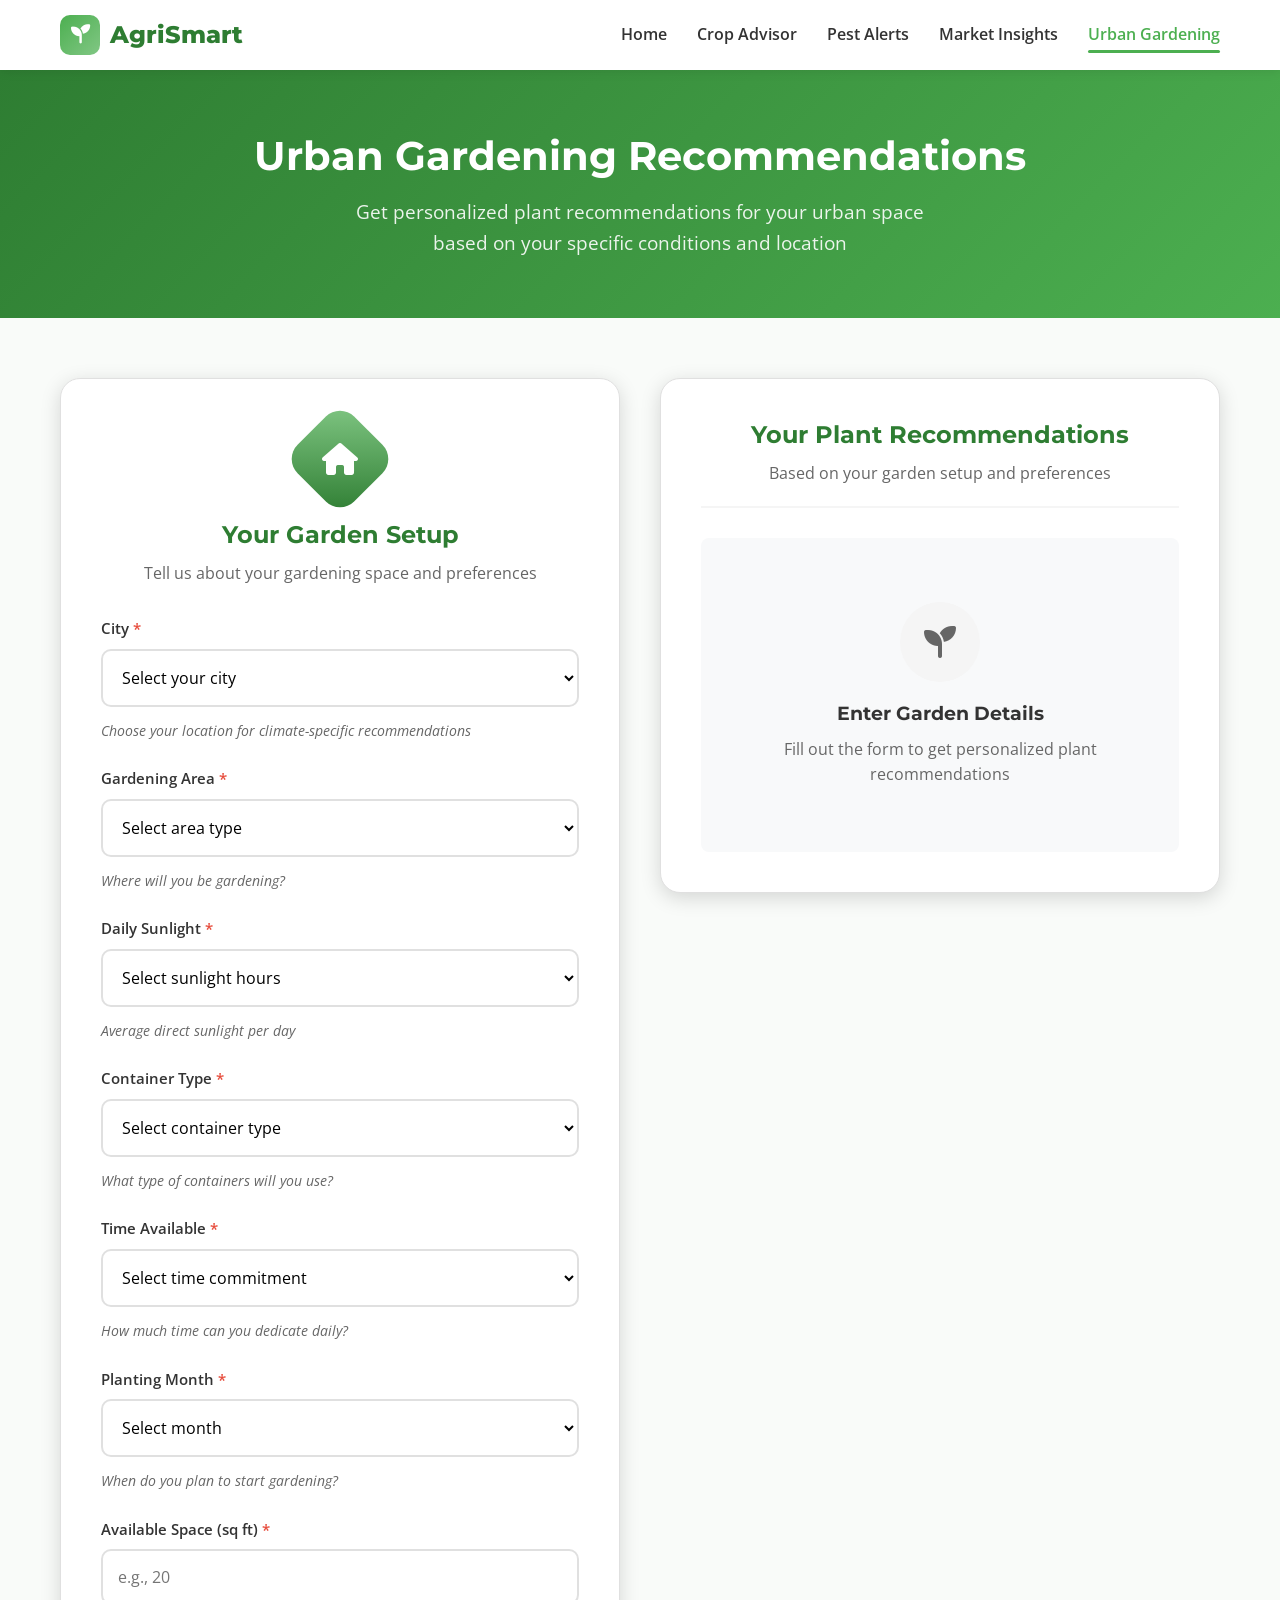
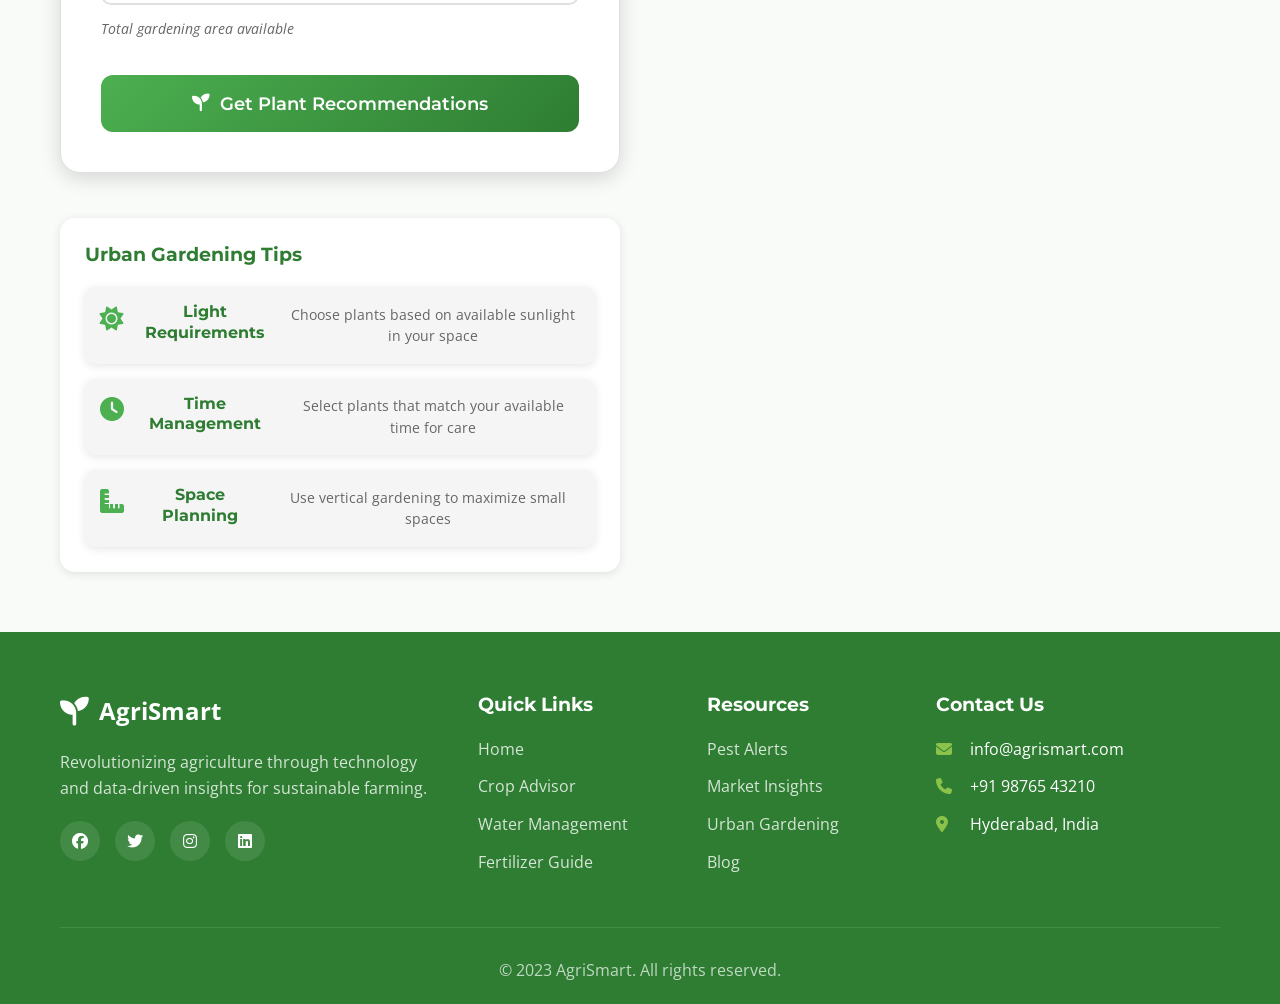
<file: DBMS PROJECT/urban-gardening.html>
<!DOCTYPE html>
<html lang="en">
<head>
    <meta charset="UTF-8">
    <meta name="viewport" content="width=device-width, initial-scale=1.0">
    <title>Urban Gardening Recommendations - AgriSmart</title>
    <link rel="stylesheet" href="styles/main.css">
    <link rel="stylesheet" href="styles/forms.css">
    <link rel="stylesheet" href="styles/responsive.css">
    <link href="https://fonts.googleapis.com/css2?family=Montserrat:wght@400;500;600;700;800&family=Open+Sans:wght@400;500;600&display=swap" rel="stylesheet">
    <link rel="stylesheet" href="https://cdnjs.cloudflare.com/ajax/libs/font-awesome/6.4.0/css/all.min.css">
</head>
<body>
    <!-- Navigation -->
    <nav class="navbar">
        <div class="container">
            <div class="nav-container">
                <a href="index.html" class="logo">
                    <div class="logo-icon">
                        <i class="fas fa-seedling"></i>
                    </div>
                    <span class="logo-text">AgriSmart</span>
                </a>
                
                <ul class="nav-menu">
                    <li class="nav-item"><a href="index.html" class="nav-link">Home</a></li>
                    <li class="nav-item"><a href="crop-recommendation.html" class="nav-link">Crop Advisor</a></li>
                    <!-- <li class="nav-item"><a href="water-management.html" class="nav-link">Water Management</a></li>
                    <li class="nav-item"><a href="fertilizer.html" class="nav-link">Fertilizer Guide</a></li> -->
                    <li class="nav-item"><a href="pest-alerts.html" class="nav-link">Pest Alerts</a></li>
                    <li class="nav-item"><a href="market-trends.html" class="nav-link">Market Insights</a></li>
                    <li class="nav-item"><a href="urban-gardening.html" class="nav-link active">Urban Gardening</a></li>
                </ul>
                
                <div class="hamburger">
                    <span class="bar"></span>
                    <span class="bar"></span>
                    <span class="bar"></span>
                </div>
            </div>
        </div>
    </nav>

    <!-- Page Header -->
    <section class="page-header">
        <div class="container">
            <div class="header-content">
                <h1>Urban Gardening Recommendations</h1>
                <p>Get personalized plant recommendations for your urban space based on your specific conditions and location</p>
            </div>
        </div>
    </section>

    <!-- Main Content -->
    <section class="page-content">
        <div class="container">
            <div class="content-grid">
                <!-- Form Section -->
                <div class="form-section">
                    <div class="form-card">
                        <div class="form-header">
                            <div class="form-icon">
                                <i class="fas fa-home"></i>
                            </div>
                            <h2>Your Garden Setup</h2>
                            <p>Tell us about your gardening space and preferences</p>
                        </div>
                        
                        <form id="urbanGardeningForm" class="smart-form">
                            <div class="form-group">
                                <label for="city">City <span class="required">*</span></label>
                                <select id="city" name="city" class="form-select" required>
                                    <option value="">Select your city</option>
                                </select>
                                <div class="form-hint">Choose your location for climate-specific recommendations</div>
                            </div>

                            <div class="form-group">
                                <label for="areaType">Gardening Area <span class="required">*</span></label>
                                <select id="areaType" name="areaType" class="form-select" required>
                                    <option value="">Select area type</option>
                                </select>
                                <div class="form-hint">Where will you be gardening?</div>
                            </div>

                            <div class="form-group">
                                <label for="sunlightHours">Daily Sunlight <span class="required">*</span></label>
                                <select id="sunlightHours" name="sunlightHours" class="form-select" required>
                                    <option value="">Select sunlight hours</option>
                                    <option value="1-2">1-2 hours (Low light)</option>
                                    <option value="2-4">2-4 hours (Partial sun)</option>
                                    <option value="4-6">4-6 hours (Moderate sun)</option>
                                    <option value="6-8">6-8 hours (Full sun)</option>
                                    <option value="8+">8+ hours (Intense sun)</option>
                                </select>
                                <div class="form-hint">Average direct sunlight per day</div>
                            </div>

                            <div class="form-group">
                                <label for="containerType">Container Type <span class="required">*</span></label>
                                <select id="containerType" name="containerType" class="form-select" required>
                                    <option value="">Select container type</option>
                                </select>
                                <div class="form-hint">What type of containers will you use?</div>
                            </div>

                            <div class="form-group">
                                <label for="timeCommitment">Time Available <span class="required">*</span></label>
                                <select id="timeCommitment" name="timeCommitment" class="form-select" required>
                                    <option value="">Select time commitment</option>
                                    <option value="5 mins daily">5 mins daily (Very low)</option>
                                    <option value="10 mins daily">10 mins daily (Low)</option>
                                    <option value="15 mins daily">15 mins daily (Medium-low)</option>
                                    <option value="20 mins daily">20 mins daily (Medium)</option>
                                    <option value="30 mins daily">30 mins daily (Medium-high)</option>
                                    <option value="45 mins daily">45 mins daily (High)</option>
                                    <option value="1 hour daily">1 hour daily (Very high)</option>
                                    <option value="30 mins weekend">30 mins weekend (Weekend only)</option>
                                </select>
                                <div class="form-hint">How much time can you dedicate daily?</div>
                            </div>

                            <div class="form-group">
                                <label for="month">Planting Month <span class="required">*</span></label>
                                <select id="month" name="month" class="form-select" required>
                                    <option value="">Select month</option>
                                </select>
                                <div class="form-hint">When do you plan to start gardening?</div>
                            </div>

                            <div class="form-group">
                                <label for="spaceSize">Available Space (sq ft) <span class="required">*</span></label>
                                <input type="number" id="spaceSize" name="spaceSize" 
                                       class="form-input" min="1" max="200" step="1" 
                                       placeholder="e.g., 20" required>
                                <div class="form-hint">Total gardening area available</div>
                            </div>

                            <button type="submit" class="btn-submit">
                                <i class="fas fa-seedling"></i>
                                Get Plant Recommendations
                            </button>
                        </form>
                    </div>

                    <!-- Quick Tips -->
                    <div class="quick-tips">
                        <h3>Urban Gardening Tips</h3>
                        <div class="tip-cards">
                            <div class="tip-card">
                                <i class="fas fa-sun"></i>
                                <h4>Light Requirements</h4>
                                <p>Choose plants based on available sunlight in your space</p>
                            </div>
                            <div class="tip-card">
                                <i class="fas fa-clock"></i>
                                <h4>Time Management</h4>
                                <p>Select plants that match your available time for care</p>
                            </div>
                            <div class="tip-card">
                                <i class="fas fa-ruler-combined"></i>
                                <h4>Space Planning</h4>
                                <p>Use vertical gardening to maximize small spaces</p>
                            </div>
                        </div>
                    </div>
                </div>

                <!-- Results Section -->
                <div class="results-section">
                    <div class="results-card">
                        <div class="results-header">
                            <h2>Your Plant Recommendations</h2>
                            <p>Based on your garden setup and preferences</p>
                        </div>
                        
                        <div id="recommendation-results" class="results-container">
                            <div class="empty-state">
                                <div class="empty-icon">
                                    <i class="fas fa-seedling"></i>
                                </div>
                                <h3>Enter Garden Details</h3>
                                <p>Fill out the form to get personalized plant recommendations</p>
                            </div>
                        </div>
                    </div>

                    <!-- Additional Info 
                    <div class="info-cards">
                        <div class="info-card">
                            <div class="info-icon">
                                <i class="fas fa-leaf"></i>
                            </div>
                            <h4>Plant Care</h4>
                            <p>Get detailed care instructions for each recommended plant</p>
                        </div>
                        
                        <div class="info-card">
                            <div class="info-icon">
                                <i class="fas fa-cloud-sun"></i>
                            </div>
                            <h4>Seasonal Guide</h4>
                            <p>Perfect planting times based on your local climate</p>
                        </div>
                    </div>-->
                </div>
            </div>
        </div>
    </section>

    <!-- Footer -->
    <footer class="footer">
        <div class="container">
            <div class="footer-content">
                <div class="footer-section">
                    <div class="footer-logo">
                        <i class="fas fa-seedling"></i>
                        <span>AgriSmart</span>
                    </div>
                    <p>Revolutionizing agriculture through technology and data-driven insights for sustainable farming.</p>
                    <div class="social-links">
                        <a href="#"><i class="fab fa-facebook"></i></a>
                        <a href="#"><i class="fab fa-twitter"></i></a>
                        <a href="#"><i class="fab fa-instagram"></i></a>
                        <a href="#"><i class="fab fa-linkedin"></i></a>
                    </div>
                </div>
                <div class="footer-section">
                    <h3>Quick Links</h3>
                    <ul>
                        <li><a href="index.html">Home</a></li>
                        <li><a href="crop-recommendation.html">Crop Advisor</a></li>
                        <li><a href="water-management.html">Water Management</a></li>
                        <li><a href="fertilizer.html">Fertilizer Guide</a></li>
                    </ul>
                </div>
                <div class="footer-section">
                    <h3>Resources</h3>
                    <ul>
                        <li><a href="pest-alerts.html">Pest Alerts</a></li>
                        <li><a href="market-trends.html">Market Insights</a></li>
                        <li><a href="urban-gardening.html">Urban Gardening</a></li>
                        <li><a href="#">Blog</a></li>
                    </ul>
                </div>
                <div class="footer-section">
                    <h3>Contact Us</h3>
                    <ul>
                        <li><i class="fas fa-envelope"></i> info@agrismart.com</li>
                        <li><i class="fas fa-phone"></i> +91 98765 43210</li>
                        <li><i class="fas fa-map-marker-alt"></i> Hyderabad, India</li>
                    </ul>
                </div>
            </div>
            <div class="footer-bottom">
                <p>&copy; 2023 AgriSmart. All rights reserved.</p>
            </div>
        </div>
    </footer>

    <script src="scripts/main.js"></script>
    <script src="scripts/urban-gardening.js"></script>
</body>
</html>
</file>
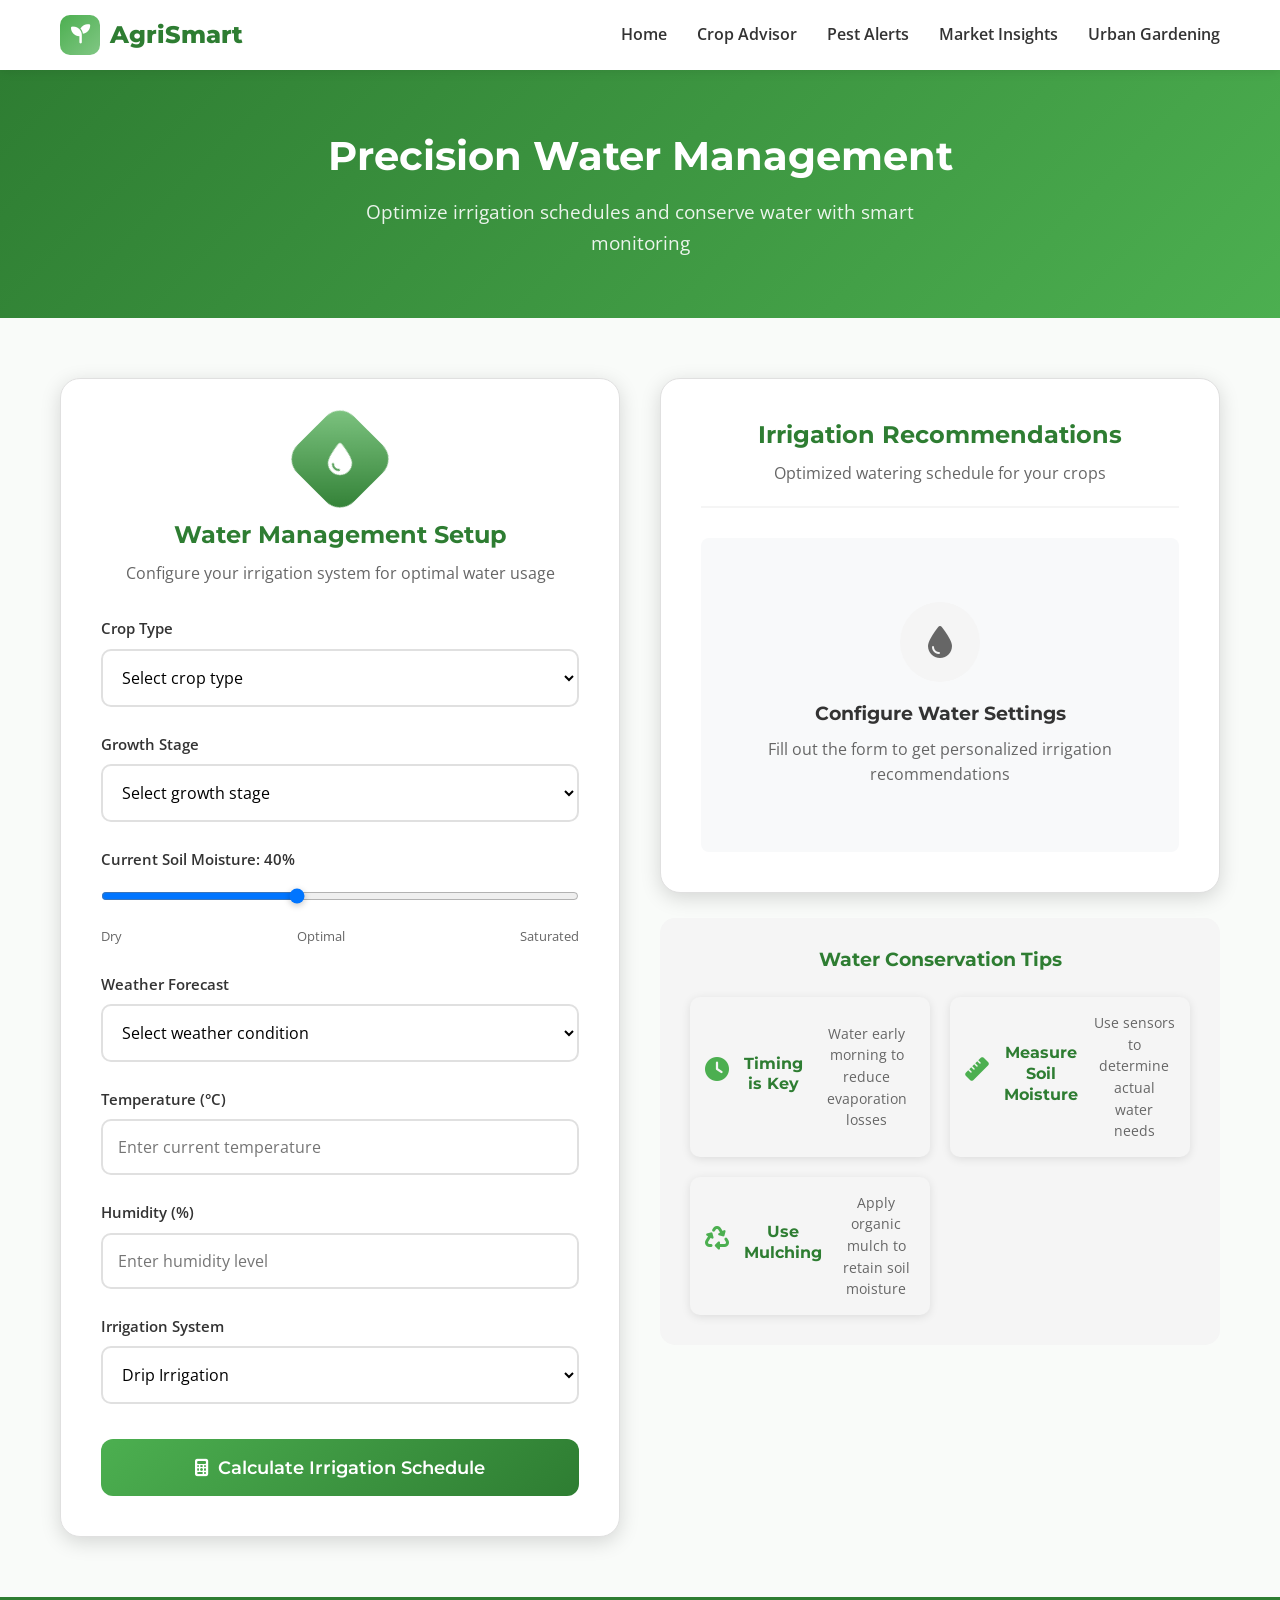
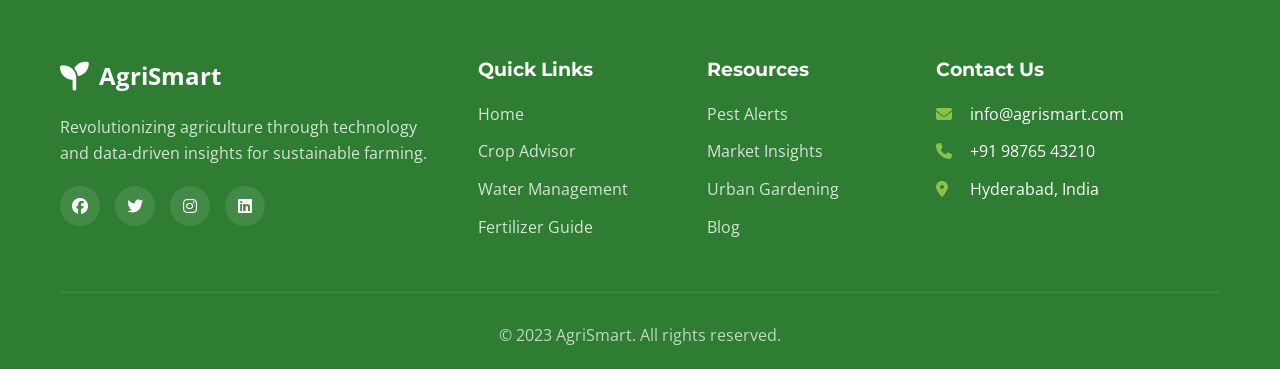
<file: DBMS PROJECT/water-management.html>
<!DOCTYPE html>
<html lang="en">
<head>
    <meta charset="UTF-8">
    <meta name="viewport" content="width=device-width, initial-scale=1.0">
    <title>Water Management - AgriSmart</title>
    <link rel="stylesheet" href="styles/main.css">
    <link rel="stylesheet" href="styles/responsive.css">
    <link rel="stylesheet" href="styles/forms.css">
    <link href="https://fonts.googleapis.com/css2?family=Montserrat:wght@400;500;600;700;800&family=Open+Sans:wght@400;500;600&display=swap" rel="stylesheet">
    <link rel="stylesheet" href="https://cdnjs.cloudflare.com/ajax/libs/font-awesome/6.4.0/css/all.min.css">
</head>
<body>
    <!-- Navigation -->
    <nav class="navbar">
        <div class="container">
            <div class="nav-container">
                <a href="index.html" class="logo">
                    <div class="logo-icon">
                        <i class="fas fa-seedling"></i>
                    </div>
                    <span class="logo-text">AgriSmart</span>
                </a>
                
                <ul class="nav-menu">
                    <li class="nav-item"><a href="index.html" class="nav-link">Home</a></li>
                    <li class="nav-item"><a href="crop-recommendation.html" class="nav-link">Crop Advisor</a></li>
                    <!-- <li class="nav-item"><a href="water-management.html" class="nav-link active">Water Management</a></li>
                    <li class="nav-item"><a href="fertilizer.html" class="nav-link">Fertilizer Guide</a></li> -->
                    <li class="nav-item"><a href="pest-alerts.html" class="nav-link">Pest Alerts</a></li>
                    <li class="nav-item"><a href="market-trends.html" class="nav-link">Market Insights</a></li>
                    <li class="nav-item"><a href="urban-gardening.html" class="nav-link">Urban Gardening</a></li>
                </ul>
                
                <!-- <div class="nav-actions">
                    <button class="btn btn-login">Login</button>
                    <button class="btn btn-signup">Sign Up</button>
                </div> -->
                
                <div class="hamburger">
                    <span class="bar"></span>
                    <span class="bar"></span>
                    <span class="bar"></span>
                </div>
            </div>
        </div>
    </nav>

    <!-- Page Header -->
    <section class="page-header">
        <div class="container">
            <div class="header-content">
                <h1>Precision Water Management</h1>
                <p>Optimize irrigation schedules and conserve water with smart monitoring</p>
            </div>
        </div>
    </section>

    <!-- Main Content -->
    <section class="page-content">
        <div class="container">
            <div class="content-grid">
                <!-- Input Form -->
                <div class="form-section">
                    <div class="form-card">
                        <div class="form-header">
                            <div class="form-icon">
                                <i class="fas fa-tint"></i>
                            </div>
                            <h2>Water Management Setup</h2>
                            <p>Configure your irrigation system for optimal water usage</p>
                        </div>
                        
                        <form id="water-management-form" class="smart-form">
                            <div class="form-group">
                                <label for="crop-type">Crop Type</label>
                                <select id="crop-type" name="crop-type" required>
                                    <option value="">Select crop type</option>
                                    <option value="rice">Rice</option>
                                    <option value="wheat">Wheat</option>
                                    <option value="maize">Maize</option>
                                    <option value="cotton">Cotton</option>
                                    <option value="sugarcane">Sugarcane</option>
                                    <option value="vegetables">Vegetables</option>
                                </select>
                            </div>

                            <div class="form-group">
                                <label for="growth-stage">Growth Stage</label>
                                <select id="growth-stage" name="growth-stage" required>
                                    <option value="">Select growth stage</option>
                                    <option value="germination">Germination</option>
                                    <option value="seedling">Seedling</option>
                                    <option value="vegetative">Vegetative</option>
                                    <option value="flowering">Flowering</option>
                                    <option value="fruiting">Fruiting</option>
                                    <option value="maturity">Maturity</option>
                                </select>
                            </div>

                            <div class="form-group">
                                <label for="soil-moisture">Current Soil Moisture: <span id="moisture-value">40%</span></label>
                                <input type="range" id="soil-moisture" name="soil-moisture" min="0" max="100" value="40" class="range-slider">
                                <div class="range-labels">
                                    <span>Dry</span>
                                    <span>Optimal</span>
                                    <span>Saturated</span>
                                </div>
                            </div>

                            <div class="form-group">
                                <label for="weather">Weather Forecast</label>
                                <select id="weather" name="weather" required>
                                    <option value="">Select weather condition</option>
                                    <option value="sunny">Sunny & Dry</option>
                                    <option value="partly-cloudy">Partly Cloudy</option>
                                    <option value="cloudy">Cloudy</option>
                                    <option value="rainy">Rainy</option>
                                    <option value="hot-dry">Hot & Dry</option>
                                </select>
                            </div>

                            <div class="form-group">
                                <label for="temperature">Temperature (°C)</label>
                                <input type="number" id="temperature" name="temperature" placeholder="Enter current temperature" required min="0" max="50">
                            </div>

                            <div class="form-group">
                                <label for="humidity">Humidity (%)</label>
                                <input type="number" id="humidity" name="humidity" placeholder="Enter humidity level" min="0" max="100">
                            </div>

                            <div class="form-group">
                                <label for="irrigation-type">Irrigation System</label>
                                <select id="irrigation-type" name="irrigation-type">
                                    <option value="drip">Drip Irrigation</option>
                                    <option value="sprinkler">Sprinkler System</option>
                                    <option value="flood">Flood Irrigation</option>
                                    <option value="manual">Manual Watering</option>
                                </select>
                            </div>

                            <button type="submit" class="btn-submit">
                                <i class="fas fa-calculator"></i>
                                Calculate Irrigation Schedule
                            </button>
                        </form>
                    </div>
                </div>

                <!-- Results Section -->
                <div class="results-section">
                    <div class="results-card">
                        <div class="results-header">
                            <h2>Irrigation Recommendations</h2>
                            <p>Optimized watering schedule for your crops</p>
                        </div>
                        
                        <div id="water-results" class="results-container">
                            <div class="empty-state">
                                <div class="empty-icon">
                                    <i class="fas fa-tint"></i>
                                </div>
                                <h3>Configure Water Settings</h3>
                                <p>Fill out the form to get personalized irrigation recommendations</p>
                            </div>
                        </div>
                    </div>

                    <!-- Water Saving Tips -->
                    <div class="tips-section">
                        <h3>Water Conservation Tips</h3>
                        <div class="tips-grid">
                            <div class="tip-card">
                                <i class="fas fa-clock"></i>
                                <h4>Timing is Key</h4>
                                <p>Water early morning to reduce evaporation losses</p>
                            </div>
                            <div class="tip-card">
                                <i class="fas fa-ruler"></i>
                                <h4>Measure Soil Moisture</h4>
                                <p>Use sensors to determine actual water needs</p>
                            </div>
                            <div class="tip-card">
                                <i class="fas fa-recycle"></i>
                                <h4>Use Mulching</h4>
                                <p>Apply organic mulch to retain soil moisture</p>
                            </div>
                        </div>
                    </div>
                </div>
            </div>
        </div>
    </section>

    <!-- Footer -->
    <footer class="footer">
        <div class="container">
            <div class="footer-content">
                <div class="footer-section">
                    <div class="footer-logo">
                        <i class="fas fa-seedling"></i>
                        <span>AgriSmart</span>
                    </div>
                    <p>Revolutionizing agriculture through technology and data-driven insights for sustainable farming.</p>
                    <div class="social-links">
                        <a href="#"><i class="fab fa-facebook"></i></a>
                        <a href="#"><i class="fab fa-twitter"></i></a>
                        <a href="#"><i class="fab fa-instagram"></i></a>
                        <a href="#"><i class="fab fa-linkedin"></i></a>
                    </div>
                </div>
                <div class="footer-section">
                    <h3>Quick Links</h3>
                    <ul>
                        <li><a href="index.html">Home</a></li>
                        <li><a href="crop-recommendation.html">Crop Advisor</a></li>
                        <li><a href="water-management.html">Water Management</a></li>
                        <li><a href="fertilizer.html">Fertilizer Guide</a></li>
                    </ul>
                </div>
                <div class="footer-section">
                    <h3>Resources</h3>
                    <ul>
                        <li><a href="pest-alerts.html">Pest Alerts</a></li>
                        <li><a href="market-trends.html">Market Insights</a></li>
                        <li><a href="urban-gardening.html">Urban Gardening</a></li>
                        <li><a href="#">Blog</a></li>
                    </ul>
                </div>
                <div class="footer-section">
                    <h3>Contact Us</h3>
                    <ul>
                        <li><i class="fas fa-envelope"></i> info@agrismart.com</li>
                        <li><i class="fas fa-phone"></i> +91 98765 43210</li>
                        <li><i class="fas fa-map-marker-alt"></i> Hyderabad, India</li>
                    </ul>
                </div>
            </div>
            <div class="footer-bottom">
                <p>&copy; 2023 AgriSmart. All rights reserved.</p>
            </div>
        </div>
    </footer>

    <script src="scripts/main.js"></script>
    <script src="scripts/water-management.js"></script>
</body>
</html>
</file>
<file: DBMS PROJECT/styles/main.css>
:root {
    --primary: #2E7D32;
    --primary-light: #4CAF50;
    --primary-dark: #1B5E20;
    --secondary: #FF9800;
    --accent: #8BC34A;
    --text-dark: #2E382E;
    --text-light: #5A665A;
    --background: #F9FBF9;
    --white: #FFFFFF;
    --light-gray: #F5F7F5;
    --border: #E0E6E0;
    --shadow: 0 4px 12px rgba(46, 125, 50, 0.1);
    --shadow-lg: 0 10px 30px rgba(46, 125, 50, 0.15);
    --transition: all 0.3s ease;
}

* {
    margin: 0;
    padding: 0;
    box-sizing: border-box;
}

body {
    font-family: 'Open Sans', sans-serif;
    line-height: 1.6;
    color: var(--text-dark);
    background-color: var(--background);
}

h1, h2, h3, h4, h5, h6 {
    font-family: 'Montserrat', sans-serif;
    font-weight: 700;
    line-height: 1.3;
    margin-bottom: 1rem;
}

.container {
    max-width: 1200px;
    margin: 0 auto;
    padding: 0 20px;
}

/* Navigation */
.navbar {
    background-color: var(--white);
    box-shadow: 0 2px 10px rgba(0, 0, 0, 0.08);
    position: sticky;
    top: 0;
    z-index: 1000;
}

.nav-container {
    display: flex;
    justify-content: space-between;
    align-items: center;
    padding: 15px 0;
}

.logo {
    display: flex;
    align-items: center;
    gap: 10px;
    text-decoration: none;
}

.logo-icon {
    width: 40px;
    height: 40px;
    background: linear-gradient(135deg, var(--primary), var(--primary-light));
    border-radius: 10px;
    display: flex;
    align-items: center;
    justify-content: center;
    color: white;
    font-size: 1.2rem;
}

.logo-text {
    font-family: 'Montserrat', sans-serif;
    font-weight: 800;
    font-size: 1.5rem;
    color: var(--primary-dark);
}

.nav-menu {
    display: flex;
    list-style: none;
    gap: 30px;
}

.nav-link {
    text-decoration: none;
    color: var(--text-dark);
    font-weight: 600;
    font-size: 1rem;
    padding: 8px 0;
    position: relative;
    transition: var(--transition);
}

.nav-link:hover, .nav-link.active {
    color: var(--primary);
}

.nav-link.active::after {
    content: '';
    position: absolute;
    bottom: 0;
    left: 0;
    width: 100%;
    height: 3px;
    background-color: var(--primary);
    border-radius: 3px;
}

.nav-actions {
    display: flex;
    gap: 15px;
}

.btn {
    padding: 10px 20px;
    border-radius: 6px;
    font-weight: 600;
    cursor: pointer;
    transition: var(--transition);
    border: none;
    font-family: 'Montserrat', sans-serif;
    font-size: 0.9rem;
}

.btn-login {
    background: transparent;
    color: var(--primary);
    border: 1px solid var(--primary);
}

.btn-login:hover {
    background: var(--primary);
    color: white;
}

.btn-signup {
    background: var(--primary);
    color: white;
}

.btn-signup:hover {
    background: var(--primary-dark);
}

.hamburger {
    display: none;
    cursor: pointer;
}

.bar {
    display: block;
    width: 25px;
    height: 3px;
    margin: 5px auto;
    background-color: var(--text-dark);
    transition: var(--transition);
}

/* Hero Section */
.hero {
    background: linear-gradient(135deg, var(--primary-dark) 0%, var(--primary) 100%);
    color: white;
    padding: 100px 0;
    position: relative;
    overflow: hidden;
}

.hero::before {
    content: '';
    position: absolute;
    top: 0;
    left: 0;
    width: 100%;
    height: 100%;
    background: url('data:image/svg+xml,<svg xmlns="http://www.w3.org/2000/svg" viewBox="0 0 1000 100" preserveAspectRatio="none"><path d="M0,0 V100 Q500,50 1000,100 V0Z" fill="%23ffffff" opacity="0.1"/></svg>');
    background-size: cover;
    background-position: bottom;
}

.hero-content {
    display: grid;
    grid-template-columns: 1fr 1fr;
    gap: 60px;
    align-items: center;
    position: relative;
    z-index: 1;
}

.hero-text h1 {
    font-size: 3.2rem;
    margin-bottom: 20px;
    line-height: 1.2;
    color: white;
}

.hero-text h1 span {
    color: var(--secondary);
}

.hero-text p {
    font-size: 1.2rem;
    margin-bottom: 30px;
    opacity: 0.9;
    max-width: 500px;
}

.hero-buttons {
    display: flex;
    gap: 20px;
    flex-wrap: wrap;
}

.btn-primary {
    background: var(--secondary);
    color: var(--text-dark);
    padding: 14px 30px;
    border-radius: 50px;
    font-weight: 700;
    display: inline-flex;
    align-items: center;
    gap: 10px;
    text-decoration: none;
    box-shadow: 0 4px 15px rgba(255, 152, 0, 0.3);
    transition: var(--transition);
}

.btn-primary:hover {
    transform: translateY(-3px);
    box-shadow: 0 8px 25px rgba(255, 152, 0, 0.4);
}

.btn-secondary {
    background: transparent;
    color: white;
    border: 2px solid white;
    padding: 14px 30px;
    border-radius: 50px;
    font-weight: 700;
    display: inline-flex;
    align-items: center;
    gap: 10px;
    text-decoration: none;
    transition: var(--transition);
}

.btn-secondary:hover {
    background: white;
    color: var(--primary-dark);
}

.hero-visual {
    position: relative;
    display: flex;
    justify-content: center;
    align-items: center;
}

.visual-container {
    width: 100%;
    max-width: 500px;
    position: relative;
}

.main-visual {
    width: 400px;
    height: 400px;
    background: rgba(255, 255, 255, 0.1);
    border-radius: 50%;
    display: flex;
    align-items: center;
    justify-content: center;
    backdrop-filter: blur(10px);
    border: 1px solid rgba(255, 255, 255, 0.2);
    margin: 0 auto;
}

.farm-icon {
    font-size: 8rem;
    color: rgba(255, 255, 255, 0.8);
}

.floating-card {
    position: absolute;
    background: white;
    color: var(--primary-dark);
    padding: 15px 20px;
    border-radius: 15px;
    display: flex;
    align-items: center;
    gap: 10px;
    box-shadow: var(--shadow-lg);
    animation: float 3s ease-in-out infinite;
    z-index: 2;
}

.floating-card i {
    font-size: 1.5rem;
    color: var(--primary-color);
}

.floating-card p {
    margin: 0;
    font-weight: 600;
    font-size: 0.9rem;
    white-space: nowrap;
}

.card-1 {
    top: 20%;
    left: 10%;
    animation-delay: 0s;
}

.card-2 {
    top: 60%;
    left: 5%;
    animation-delay: 1s;
}

.card-3 {
    top: 40%;
    right: 10%;
    animation-delay: 2s;
}

@keyframes float {
    0%, 100% { transform: translateY(0); }
    50% { transform: translateY(-20px); }
}

/* Stats Section */
.stats {
    padding: 80px 0;
    background: var(--light-gray);
}

.stats-grid {
    display: grid;
    grid-template-columns: repeat(4, 1fr);
    gap: 30px;
}

.stat-card {
    text-align: center;
    padding: 40px 30px;
    background: var(--white);
    border-radius: 15px;
    box-shadow: var(--shadow);
    transition: var(--transition);
}

.stat-card:hover {
    transform: translateY(-10px);
    box-shadow: var(--shadow-lg);
}

.stat-icon {
    width: 80px;
    height: 80px;
    background: linear-gradient(135deg, var(--primary-light), var(--primary-dark));
    border-radius: 50%;
    display: flex;
    align-items: center;
    justify-content: center;
    margin: 0 auto 20px;
}

.stat-icon i {
    font-size: 2rem;
    color: white;
}

.stat-number {
    font-size: 3rem;
    font-weight: 800;
    color: var(--primary-dark);
    margin-bottom: 10px;
}

.stat-label {
    color: var(--text-light);
    font-weight: 500;
    font-size: 1.1rem;
}

/* Features Section */
.features {
    padding: 100px 0;
}

.section-header {
    text-align: center;
    margin-bottom: 60px;
}

.section-header h2 {
    font-size: 2.5rem;
    color: var(--primary-dark);
    margin-bottom: 15px;
}

.section-header p {
    font-size: 1.2rem;
    color: var(--text-light);
    max-width: 600px;
    margin: 0 auto;
}

.features-grid {
    display: grid;
    grid-template-columns: repeat(3, 1fr);
    gap: 30px;
}

.feature-card {
    background: var(--white);
    padding: 40px 30px;
    border-radius: 15px;
    box-shadow: var(--shadow);
    text-align: center;
    transition: var(--transition);
    border: 1px solid transparent;
    position: relative;
    overflow: hidden;
}

.feature-card::before {
    content: '';
    position: absolute;
    top: 0;
    left: 0;
    width: 100%;
    height: 4px;
    background: linear-gradient(90deg, var(--primary-light), var(--accent));
}

.feature-card:hover {
    transform: translateY(-10px);
    box-shadow: var(--shadow-lg);
    border-color: var(--primary-light);
}

.feature-icon {
    width: 80px;
    height: 80px;
    background: linear-gradient(135deg, var(--primary-light), var(--primary-dark));
    border-radius: 20px;
    display: flex;
    align-items: center;
    justify-content: center;
    margin: 0 auto 25px;
    transform: rotate(45deg);
}

.feature-icon i {
    font-size: 2rem;
    color: white;
    transform: rotate(-45deg);
}

.feature-card h3 {
    font-size: 1.5rem;
    margin-bottom: 15px;
    color: var(--primary-dark);
}

.feature-card p {
    color: var(--text-light);
    margin-bottom: 25px;
    line-height: 1.6;
}

.feature-link {
    color: var(--primary);
    text-decoration: none;
    font-weight: 600;
    display: inline-flex;
    align-items: center;
    gap: 8px;
    transition: var(--transition);
}

.feature-link:hover {
    gap: 12px;
    color: var(--primary-dark);
}

/* How It Works */
.how-it-works {
    padding: 100px 0;
    background: var(--light-gray);
}

.steps {
    display: grid;
    grid-template-columns: repeat(4, 1fr);
    gap: 30px;
    position: relative;
}

.steps::before {
    content: '';
    position: absolute;
    top: 40px;
    left: 50px;
    right: 50px;
    height: 3px;
    background: var(--primary-light);
    z-index: 1;
}

.step {
    position: relative;
    z-index: 2;
    text-align: center;
}

.step-number {
    width: 80px;
    height: 80px;
    background: var(--primary);
    color: white;
    border-radius: 50%;
    display: flex;
    align-items: center;
    justify-content: center;
    font-size: 1.8rem;
    font-weight: 700;
    margin: 0 auto 25px;
    border: 5px solid var(--white);
    box-shadow: 0 0 0 3px var(--primary-light);
}

.step-content h3 {
    font-size: 1.3rem;
    margin-bottom: 10px;
    color: var(--primary-dark);
}

.step-content p {
    color: var(--text-light);
    line-height: 1.6;
}

/* Testimonials - CORRECTED & WORKING VERSION */
.testimonials {
    padding: 100px 0;
    background: var(--light-gray);
}

.testimonial-slider {
    position: relative;
    max-width: 800px;
    margin: 0 auto 40px;
    min-height: 280px;
}

.testimonial-card {
    display: none;
    background: var(--white);
    padding: 40px;
    border-radius: 20px;
    box-shadow: var(--shadow-lg);
    text-align: center;
}

.testimonial-card.active {
    display: block;
    animation: fadeIn 0.5s ease-in-out;
}

@keyframes fadeIn {
    from { 
        opacity: 0;
        transform: translateY(20px);
    }
    to { 
        opacity: 1;
        transform: translateY(0);
    }
}

.testimonial-content {
    font-size: 1.2rem;
    line-height: 1.8;
    color: var(--text-color);
    margin-bottom: 30px;
    font-style: italic;
    position: relative;
}

.testimonial-content::before {
    content: '"';
    font-size: 4rem;
    color: var(--primary-light);
    position: absolute;
    top: -20px;
    left: -10px;
    opacity: 0.3;
    font-family: serif;
}

.testimonial-author {
    display: flex;
    align-items: center;
    justify-content: center;
    gap: 15px;
}

.author-avatar {
    width: 60px;
    height: 60px;
    background: linear-gradient(135deg, var(--primary-light), var(--primary-dark));
    border-radius: 50%;
    display: flex;
    align-items: center;
    justify-content: center;
    color: white;
    font-size: 1.5rem;
    flex-shrink: 0;
}

.testimonial-author h4 {
    margin: 0;
    color: var(--primary-dark);
    font-size: 1.1rem;
}

.testimonial-author p {
    margin: 5px 0 0;
    color: var(--text-light);
    font-size: 0.9rem;
}

.testimonial-nav {
    display: flex;
    justify-content: center;
    gap: 15px;
    margin-top: 30px;
}

.nav-btn {
    width: 45px;
    height: 8px;
    border-radius: 4px;
    border: none;
    background: var(--border);
    cursor: pointer;
    transition: var(--transition);
    position: relative;
}

.nav-btn.active {
    background: var(--primary);
    transform: scale(1.1);
}

.nav-btn:hover {
    background: var(--primary-light);
    transform: scale(1.05);
}

.nav-btn::after {
    content: '';
    position: absolute;
    top: -10px;
    left: 0;
    width: 100%;
    height: 28px;
    cursor: pointer;
}


/* CTA Section */
.cta {
    padding: 100px 0;
    background: linear-gradient(135deg, var(--primary-dark), var(--primary));
    color: white;
    text-align: center;
}

.cta-content h2 {
    font-size: 2.5rem;
    margin-bottom: 20px;
    color: white;
}

.cta-content p {
    font-size: 1.2rem;
    margin-bottom: 40px;
    opacity: 0.9;
    max-width: 600px;
    margin-left: auto;
    margin-right: auto;
}

.cta-buttons {
    display: flex;
    gap: 20px;
    justify-content: center;
    flex-wrap: wrap;
}

.cta .btn-primary {
    background: var(--secondary);
    color: var(--text-dark);
}

.cta .btn-secondary {
    border-color: white;
    color: white;
}

.cta .btn-secondary:hover {
    background: white;
    color: var(--primary-dark);
}

/* Footer */
.footer {
    background: var(--primary-dark);
    color: white;
    padding: 60px 0 20px;
}

.footer-content {
    display: grid;
    grid-template-columns: 2fr 1fr 1fr 1.5fr;
    gap: 40px;
    margin-bottom: 40px;
}

.footer-logo {
    display: flex;
    align-items: center;
    gap: 10px;
    font-size: 1.5rem;
    font-weight: 700;
    color: white;
    margin-bottom: 20px;
}

.footer-logo i {
    font-size: 1.8rem;
}

.footer-section h3 {
    color: white;
    margin-bottom: 20px;
    font-size: 1.2rem;
}

.footer-section p {
    opacity: 0.8;
    line-height: 1.6;
    margin-bottom: 20px;
}

.footer-section ul {
    list-style: none;
}

.footer-section ul li {
    margin-bottom: 12px;
}

.footer-section ul li a {
    color: rgba(255, 255, 255, 0.8);
    text-decoration: none;
    transition: var(--transition);
}

.footer-section ul li a:hover {
    color: white;
    padding-left: 5px;
}

.footer-section ul li i {
    margin-right: 10px;
    color: var(--accent);
    width: 20px;
}

.social-links {
    display: flex;
    gap: 15px;
    margin-top: 20px;
}

.social-links a {
    width: 40px;
    height: 40px;
    background: rgba(255, 255, 255, 0.1);
    border-radius: 50%;
    display: flex;
    align-items: center;
    justify-content: center;
    color: white;
    text-decoration: none;
    transition: var(--transition);
}

.social-links a:hover {
    background: var(--primary-light);
    transform: translateY(-3px);
}

.footer-bottom {
    text-align: center;
    padding-top: 30px;
    border-top: 1px solid rgba(255, 255, 255, 0.1);
    color: rgba(255, 255, 255, 0.7);
}



















































/* Add to your styles/main.css or styles/forms.css */

/* Ensure price list is visible */
.price-list {
    margin-top: 1rem;
}

.price-item {
    display: flex;
    justify-content: space-between;
    align-items: center;
    padding: 0.75rem;
    margin-bottom: 0.5rem;
    background: white;
    border-radius: 8px;
    border-left: 4px solid #e0e0e0;
    box-shadow: 0 2px 4px rgba(0,0,0,0.1);
}

.price-item .crop-name {
    font-weight: 600;
    color: #333;
    flex: 1;
}

.price-item .crop-price {
    font-weight: 700;
    color: #2c5530;
    margin: 0 1rem;
}

.price-change {
    padding: 0.25rem 0.5rem;
    border-radius: 12px;
    font-size: 0.8rem;
    font-weight: 600;
}

.price-change.up {
    background: #d4edda;
    color: #155724;
}

.price-change.down {
    background: #f8d7da;
    color: #721c24;
}

.price-change.stable {
    background: #fff3cd;
    color: #856404;
}

/* Make sure results container is visible */
.results-container {
    min-height: 200px;
    background: #f8f9fa;
    border-radius: 8px;
    padding: 1.5rem;
}

















/* Navigation Buttons */
.nav-buttons {
    display: flex;
    gap: 15px;
    align-items: center;
}

.btn-login-nav, .btn-signup-nav {
    padding: 8px 20px;
    border-radius: 5px;
    text-decoration: none;
    font-weight: 600;
    transition: all 0.3s ease;
}

.btn-login-nav {
    color: var(--primary);
    border: 2px solid var(--primary);
}

.btn-login-nav:hover {
    background: var(--primary);
    color: white;
}

.btn-signup-nav {
    background: var(--primary);
    color: white;
    border: 2px solid var(--primary);
}

.btn-signup-nav:hover {
    background: var(--primary-dark);
    border-color: var(--primary-dark);
}

/* User Info Styles */
.user-info {
    display: flex;
    align-items: center;
    gap: 15px;
    color: var(--primary);
    font-weight: 600;
}

.btn-logout {
    padding: 6px 15px;
    background: #f44336;
    color: white;
    border: none;
    border-radius: 5px;
    cursor: pointer;
    font-weight: 600;
    transition: background 0.3s ease;
}

.btn-logout:hover {
    background: #d32f2f;
}
</file>
<file: DBMS PROJECT/styles/responsive.css>
/* Responsive Design */
@media screen and (max-width: 1200px) {
    .hero-text h1 {
        font-size: 2.8rem;
    }
    
    .features-grid {
        grid-template-columns: repeat(2, 1fr);
    }
    
    .footer-content {
        grid-template-columns: 1fr 1fr;
        gap: 40px;
    }
}

@media screen and (max-width: 992px) {
    .hero-content {
        grid-template-columns: 1fr;
        text-align: center;
        gap: 40px;
    }
    
    .hero-text h1 {
        font-size: 2.5rem;
    }
    
    .stats-grid {
        grid-template-columns: repeat(2, 1fr);
    }
    
    .steps {
        grid-template-columns: 1fr;
        gap: 40px;
    }
    
    .steps::before {
        display: none;
    }
    
    .step {
        display: flex;
        align-items: center;
        gap: 20px;
        text-align: left;
    }
    
    .step-number {
        margin: 0;
        flex-shrink: 0;
    }
    
    .hamburger {
        display: block;
    }
    
    .hamburger.active .bar:nth-child(2) {
        opacity: 0;
    }
    
    .hamburger.active .bar:nth-child(1) {
        transform: translateY(8px) rotate(45deg);
    }
    
    .hamburger.active .bar:nth-child(3) {
        transform: translateY(-8px) rotate(-45deg);
    }
    
    .nav-menu {
        position: fixed;
        left: -100%;
        top: 70px;
        flex-direction: column;
        background-color: var(--white);
        width: 100%;
        text-align: center;
        transition: 0.3s;
        box-shadow: 0 10px 27px rgba(0, 0, 0, 0.05);
        z-index: 999;
        padding: 20px 0;
    }
    
    .nav-menu.active {
        left: 0;
    }
    
    .nav-item {
        margin: 15px 0;
    }
    
    .nav-actions {
        display: none;
    }
}

@media screen and (max-width: 768px) {
    .hero {
        padding: 80px 0;
    }
    
    .hero-text h1 {
        font-size: 2.2rem;
    }
    
    .hero-text p {
        font-size: 1.1rem;
    }
    
    .hero-buttons {
        flex-direction: column;
        align-items: center;
    }
    
    .btn-primary, .btn-secondary {
        width: 100%;
        max-width: 250px;
        justify-content: center;
    }
    
    .main-visual {
        width: 300px;
        height: 300px;
    }
    
    .farm-icon {
        font-size: 6rem;
    }
    
    .floating-card {
        display: none;
    }
    
    .stats-grid {
        grid-template-columns: 1fr;
    }
    
    .features-grid {
        grid-template-columns: 1fr;
    }
    
    .section-header h2 {
        font-size: 2rem;
    }
    
    .cta-content h2 {
        font-size: 2rem;
    }
    
    .cta-buttons {
        flex-direction: column;
        align-items: center;
    }
    
    .footer-content {
        grid-template-columns: 1fr;
    }
    
    .testimonial-card {
        padding: 30px 20px;
    }
    
    .testimonial-content {
        font-size: 1.1rem;
    }
    
    .step {
        flex-direction: column;
        text-align: center;
        gap: 15px;
    }
    
    .testimonial-author {
        flex-direction: column;
        text-align: center;
    }
}

@media screen and (max-width: 576px) {
    .hero-text h1 {
        font-size: 1.8rem;
    }
    
    .stat-number {
        font-size: 2.5rem;
    }
    
    .feature-card {
        padding: 30px 20px;
    }
    
    .container {
        padding: 0 15px;
    }
}
</file>
<file: DBMS PROJECT/styles/forms.css>
/* Form Styles for All Pages */

.page-header {
    background: linear-gradient(135deg, var(--primary-dark) 0%, var(--primary) 100%);
    color: white;
    padding: 60px 0;
    text-align: center;
}

.header-content h1 {
    font-size: 2.5rem;
    margin-bottom: 15px;
    color: white;
}

.header-content p {
    font-size: 1.2rem;
    opacity: 0.9;
    max-width: 600px;
    margin: 0 auto;
}

.page-content {
    padding: 60px 0;
}

.content-grid {
    display: grid;
    grid-template-columns: 1fr 1fr;
    gap: 40px;
    align-items: start;
}

/* Form Cards */
.form-card {
    background: var(--white);
    border-radius: 20px;
    padding: 40px;
    box-shadow: var(--shadow-lg);
    border: 1px solid var(--border);
    position: sticky;
    top: 100px;
}

.form-header {
    text-align: center;
    margin-bottom: 30px;
}

.form-icon {
    width: 80px;
    height: 80px;
    background: linear-gradient(135deg, var(--primary-light), var(--primary-dark));
    border-radius: 20px;
    display: flex;
    align-items: center;
    justify-content: center;
    margin: 0 auto 20px;
    transform: rotate(45deg);
}

.form-icon i {
    font-size: 2rem;
    color: white;
    transform: rotate(-45deg);
}

.form-header h2 {
    color: var(--primary-dark);
    margin-bottom: 10px;
}

.form-header p {
    color: var(--text-light);
}

/* Smart Form Styles */
.smart-form {
    display: flex;
    flex-direction: column;
    gap: 25px;
}

.form-group {
    display: flex;
    flex-direction: column;
    gap: 8px;
}

.form-group label {
    font-weight: 600;
    color: var(--text-dark);
    font-size: 0.95rem;
}

.form-group input,
.form-group select {
    padding: 15px;
    border: 2px solid var(--border);
    border-radius: 10px;
    font-size: 1rem;
    transition: var(--transition);
    background: var(--white);
    font-family: 'Open Sans', sans-serif;
}

.form-group input:focus,
.form-group select:focus {
    outline: none;
    border-color: var(--primary);
    box-shadow: 0 0 0 3px rgba(76, 175, 80, 0.1);
}

/* Range Slider */
.range-slider {
    width: 100%;
    height: 8px;
    border-radius: 5px;
    background: var(--border);
    outline: none;
}

.range-slider::-webkit-slider-thumb {
    -webkit-appearance: none;
    appearance: none;
    width: 20px;
    height: 20px;
    border-radius: 50%;
    background: var(--primary);
    cursor: pointer;
    border: 3px solid white;
    box-shadow: 0 2px 6px rgba(0,0,0,0.2);
}

.range-slider::-moz-range-thumb {
    width: 20px;
    height: 20px;
    border-radius: 50%;
    background: var(--primary);
    cursor: pointer;
    border: 3px solid white;
    box-shadow: 0 2px 6px rgba(0,0,0,0.2);
}

.range-labels {
    display: flex;
    justify-content: space-between;
    font-size: 0.8rem;
    color: var(--text-light);
    margin-top: 5px;
}

/* Submit Button */
.btn-submit {
    background: linear-gradient(135deg, var(--primary), var(--primary-dark));
    color: white;
    border: none;
    padding: 18px 30px;
    border-radius: 12px;
    font-size: 1.1rem;
    font-weight: 600;
    cursor: pointer;
    transition: var(--transition);
    display: flex;
    align-items: center;
    justify-content: center;
    gap: 10px;
    margin-top: 10px;
    font-family: 'Montserrat', sans-serif;
}

.btn-submit:hover {
    transform: translateY(-2px);
    box-shadow: 0 8px 25px rgba(46, 125, 50, 0.3);
}

/* Results Section */
.results-section {
    display: flex;
    flex-direction: column;
    gap: 30px;
}

.results-card {
    background: var(--white);
    border-radius: 20px;
    padding: 40px;
    box-shadow: var(--shadow-lg);
    border: 1px solid var(--border);
}

.results-header {
    text-align: center;
    margin-bottom: 30px;
    padding-bottom: 20px;
    border-bottom: 2px solid var(--light-gray);
}

.results-header h2 {
    color: var(--primary-dark);
    margin-bottom: 10px;
}

.results-header p {
    color: var(--text-light);
}

.results-container {
    min-height: 200px;
}

/* Empty State */
.empty-state {
    text-align: center;
    padding: 40px 20px;
    color: var(--text-light);
}

.empty-icon {
    width: 80px;
    height: 80px;
    background: var(--light-gray);
    border-radius: 50%;
    display: flex;
    align-items: center;
    justify-content: center;
    margin: 0 auto 20px;
}

.empty-icon i {
    font-size: 2rem;
    color: var(--text-light);
}

.empty-state h3 {
    color: var(--text-dark);
    margin-bottom: 10px;
}

/* Info Cards */
.info-cards {
    display: grid;
    grid-template-columns: 1fr 1fr;
    gap: 20px;
}

.info-card {
    background: var(--white);
    padding: 25px;
    border-radius: 15px;
    box-shadow: var(--shadow);
    border-left: 4px solid var(--primary);
    transition: var(--transition);
}

.info-card:hover {
    transform: translateY(-5px);
    box-shadow: var(--shadow-lg);
}

.info-icon {
    width: 50px;
    height: 50px;
    background: var(--primary-light);
    border-radius: 12px;
    display: flex;
    align-items: center;
    justify-content: center;
    margin-bottom: 15px;
}

.info-icon i {
    font-size: 1.5rem;
    color: white;
}

.info-card h4 {
    color: var(--primary-dark);
    margin-bottom: 10px;
    font-size: 1.1rem;
}

.info-card p {
    color: var(--text-light);
    font-size: 0.9rem;
    line-height: 1.5;
}

/* Tips Section */
.tips-section {
    background: var(--light-gray);
    padding: 30px;
    border-radius: 15px;
}

.tips-section h3 {
    color: var(--primary-dark);
    text-align: center;
    margin-bottom: 25px;
}

.tips-grid {
    display: grid;
    grid-template-columns: repeat(auto-fit, minmax(200px, 1fr));
    gap: 20px;
}

.tip-card {
    background: var(--white);
    padding: 25px;
    border-radius: 12px;
    text-align: center;
    box-shadow: var(--shadow);
    transition: var(--transition);
}

.tip-card:hover {
    transform: translateY(-5px);
    box-shadow: var(--shadow-lg);
}

.tip-card i {
    font-size: 2rem;
    color: var(--primary);
    margin-bottom: 15px;
}

.tip-card h4 {
    color: var(--primary-dark);
    margin-bottom: 10px;
    font-size: 1.1rem;
}

.tip-card p {
    color: var(--text-light);
    font-size: 0.9rem;
    line-height: 1.5;
}

/* Crop Recommendation Styles */
.crops-grid {
    display: grid;
    grid-template-columns: repeat(auto-fit, minmax(350px, 1fr));
    gap: 20px;
    margin-top: 20px;
}

.crop-card {
    background: var(--white);
    border-radius: 15px;
    padding: 25px;
    box-shadow: var(--shadow);
    border-left: 4px solid var(--primary);
    transition: var(--transition);
    position: relative;
}

.crop-card:hover {
    transform: translateY(-5px);
    box-shadow: var(--shadow-lg);
}

.crop-card.suitable {
    border-left-color: #27ae60;
}

.crop-card.not-suitable {
    border-left-color: #e74c3c;
    opacity: 0.8;
}

.crop-rank {
    position: absolute;
    top: 15px;
    right: 15px;
    background: var(--primary);
    color: white;
    width: 30px;
    height: 30px;
    border-radius: 50%;
    display: flex;
    align-items: center;
    justify-content: center;
    font-weight: bold;
    font-size: 0.9rem;
}

.crop-header {
    display: flex;
    justify-content: space-between;
    align-items: center;
    margin-bottom: 15px;
}

.crop-header h4 {
    margin: 0;
    color: var(--primary-dark);
    font-size: 1.3rem;
}

.crop-details {
    display: grid;
    grid-template-columns: 1fr 1fr;
    gap: 10px;
    margin-bottom: 15px;
}

.detail-item {
    display: flex;
    align-items: center;
    gap: 8px;
    color: var(--text-light);
    font-size: 0.9rem;
}

.detail-item i {
    color: var(--primary);
    width: 16px;
}

.crop-tips {
    background: var(--light-gray);
    padding: 12px;
    border-radius: 8px;
    margin-bottom: 15px;
    font-size: 0.9rem;
    color: var(--text-dark);
    line-height: 1.4;
}

.nutrient-section {
    background: var(--light-gray);
    padding: 20px;
    border-radius: 10px;
    margin: 20px 0;
}

.nutrient-section h3 {
    color: var(--primary-dark);
    margin-bottom: 15px;
    text-align: center;
}

/* Water Management Results */
.water-schedule {
    background: var(--light-gray);
    border-radius: 12px;
    padding: 25px;
    margin-bottom: 20px;
}

.schedule-header {
    display: flex;
    align-items: center;
    gap: 15px;
    margin-bottom: 20px;
}

.schedule-icon {
    width: 50px;
    height: 50px;
    background: var(--primary);
    border-radius: 50%;
    display: flex;
    align-items: center;
    justify-content: center;
    color: white;
    font-size: 1.2rem;
}

.schedule-info h3 {
    margin: 0;
    color: var(--primary-dark);
}

.schedule-info p {
    margin: 5px 0 0;
    color: var(--text-light);
}

.schedule-details {
    display: grid;
    grid-template-columns: repeat(auto-fit, minmax(200px, 1fr));
    gap: 20px;
}

.schedule-item {
    display: flex;
    flex-direction: column;
    gap: 8px;
}

.schedule-label {
    font-size: 0.9rem;
    color: var(--text-light);
    font-weight: 600;
}

.schedule-value {
    font-size: 1.1rem;
    color: var(--text-dark);
    font-weight: 700;
}

.water-alert {
    background: #fff3cd;
    border: 1px solid #ffeaa7;
    border-radius: 8px;
    padding: 15px;
    margin-top: 20px;
    display: flex;
    align-items: center;
    gap: 10px;
}

.water-alert i {
    color: #f39c12;
    font-size: 1.2rem;
}

.water-alert p {
    margin: 0;
    color: #856404;
    font-weight: 500;
}

/* Responsive Design for Forms */
@media screen and (max-width: 992px) {
    .content-grid {
        grid-template-columns: 1fr;
        gap: 30px;
    }
    
    .form-card {
        position: static;
    }
    
    .info-cards {
        grid-template-columns: 1fr;
    }
}

@media screen and (max-width: 768px) {
    .page-header {
        padding: 40px 0;
    }
    
    .header-content h1 {
        font-size: 2rem;
    }
    
    .form-card,
    .results-card {
        padding: 30px 20px;
    }
    
    .crop-details {
        grid-template-columns: 1fr;
    }
    
    .schedule-details {
        grid-template-columns: 1fr;
    }
    
    .tips-grid {
        grid-template-columns: 1fr;
    }
}

/* Additional Styles for New Pages */

/* Alert Banner */
.alert-banner {
    background: linear-gradient(135deg, #e74c3c, #c0392b);
    color: white;
    padding: 20px 0;
}

.alert-content {
    display: flex;
    align-items: center;
    gap: 20px;
}

.alert-icon {
    font-size: 2rem;
}

.alert-text h3 {
    margin: 0 0 5px 0;
    color: white;
}

.alert-text p {
    margin: 0;
    opacity: 0.9;
}

.btn-alert {
    background: white;
    color: #e74c3c;
    border: none;
    padding: 10px 20px;
    border-radius: 6px;
    font-weight: 600;
    cursor: pointer;
    margin-left: auto;
    transition: var(--transition);
}

.btn-alert:hover {
    transform: translateY(-2px);
    box-shadow: 0 4px 12px rgba(0,0,0,0.2);
}

/* Quick Actions */
.quick-actions {
    background: var(--white);
    border-radius: 15px;
    padding: 25px;
    margin-top: 20px;
    box-shadow: var(--shadow);
}

.quick-actions h3 {
    color: var(--primary-dark);
    margin-bottom: 15px;
}

.action-buttons {
    display: grid;
    grid-template-columns: 1fr;
    gap: 10px;
}

.btn-action {
    background: transparent;
    border: 2px solid var(--primary);
    color: var(--primary);
    padding: 12px 20px;
    border-radius: 8px;
    font-weight: 600;
    cursor: pointer;
    transition: var(--transition);
    display: flex;
    align-items: center;
    gap: 10px;
    text-decoration: none;
    font-family: 'Montserrat', sans-serif;
}

.btn-action:hover {
    background: var(--primary);
    color: white;
    transform: translateY(-2px);
}

/* Pest Cards */
.common-pests {
    background: var(--white);
    border-radius: 15px;
    padding: 25px;
    margin-top: 20px;
    box-shadow: var(--shadow);
}

.common-pests h3 {
    color: var(--primary-dark);
    margin-bottom: 20px;
}

.pest-grid {
    display: grid;
    grid-template-columns: 1fr;
    gap: 15px;
}

.pest-card {
    padding: 20px;
    border-radius: 10px;
    border-left: 4px solid;
}

.pest-card.high-risk {
    border-left-color: #e74c3c;
    background: #ffeaea;
}

.pest-card.medium-risk {
    border-left-color: #f39c12;
    background: #fff4e6;
}

.pest-card.low-risk {
    border-left-color: #27ae60;
    background: #eafaf1;
}

.pest-header {
    display: flex;
    justify-content: space-between;
    align-items: center;
    margin-bottom: 10px;
}

.pest-header h4 {
    margin: 0;
    color: var(--text-dark);
}

.risk-badge {
    padding: 4px 12px;
    border-radius: 20px;
    font-size: 0.8rem;
    font-weight: 600;
    color: white;
}

.risk-badge.high {
    background: #e74c3c;
}

.risk-badge.medium {
    background: #f39c12;
}

.risk-badge.low {
    background: #27ae60;
}

.pest-card p {
    margin: 0 0 10px 0;
    color: var(--text-light);
    font-size: 0.9rem;
}

.pest-details {
    display: flex;
    gap: 15px;
    font-size: 0.8rem;
    color: var(--text-light);
}

.pest-details span {
    display: flex;
    align-items: center;
    gap: 5px;
}

/* Market Overview */
.market-overview {
    background: var(--light-gray);
    padding: 40px 0;
}

.overview-cards {
    display: grid;
    grid-template-columns: repeat(3, 1fr);
    gap: 20px;
}

.overview-card {
    background: var(--white);
    padding: 25px;
    border-radius: 15px;
    box-shadow: var(--shadow);
    display: flex;
    align-items: center;
    gap: 15px;
}

.overview-icon {
    width: 60px;
    height: 60px;
    background: linear-gradient(135deg, var(--primary-light), var(--primary-dark));
    border-radius: 12px;
    display: flex;
    align-items: center;
    justify-content: center;
    color: white;
    font-size: 1.5rem;
}

.overview-content h3 {
    margin: 0 0 5px 0;
    color: var(--primary-dark);
    font-size: 1.1rem;
}

.trend {
    font-weight: 700;
    font-size: 1.2rem;
    margin: 0;
}

.trend.up {
    color: #27ae60;
}

.trend.down {
    color: #e74c3c;
}

.trend.stable {
    color: #f39c12;
}

.overview-content span {
    font-size: 0.9rem;
    color: var(--text-light);
}

/* Live Market Data */
.live-data {
    background: var(--white);
    border-radius: 15px;
    padding: 25px;
    margin-top: 20px;
    box-shadow: var(--shadow);
}

.live-data h3 {
    color: var(--primary-dark);
    margin-bottom: 15px;
}

.price-list {
    display: flex;
    flex-direction: column;
    gap: 12px;
}

.price-item {
    display: flex;
    justify-content: space-between;
    align-items: center;
    padding: 10px 0;
    border-bottom: 1px solid var(--border);
}

.price-item:last-child {
    border-bottom: none;
}

.crop-name {
    font-weight: 600;
    color: var(--text-dark);
}

.crop-price {
    font-weight: 700;
    color: var(--primary-dark);
}

.price-change {
    padding: 4px 8px;
    border-radius: 12px;
    font-size: 0.8rem;
    font-weight: 600;
    color: white;
}

.price-change.up {
    background: #27ae60;
}

.price-change.down {
    background: #e74c3c;
}

.price-change.stable {
    background: #f39c12;
}

/* Trending Crops */
.trending-crops {
    background: var(--white);
    border-radius: 15px;
    padding: 25px;
    margin-top: 20px;
    box-shadow: var(--shadow);
}

.trending-crops h3 {
    color: var(--primary-dark);
    margin-bottom: 20px;
}

.trend-grid {
    display: grid;
    grid-template-columns: 1fr;
    gap: 15px;
}

.trend-card {
    padding: 20px;
    border-radius: 10px;
    background: var(--light-gray);
    border-left: 4px solid var(--primary);
}

.trend-header {
    display: flex;
    justify-content: space-between;
    align-items: center;
    margin-bottom: 10px;
}

.trend-header h4 {
    margin: 0;
    color: var(--primary-dark);
}

.trend-badge {
    padding: 4px 12px;
    border-radius: 20px;
    font-size: 0.8rem;
    font-weight: 600;
    color: white;
}

.trend-badge.up {
    background: #27ae60;
}

.trend-card p {
    margin: 0 0 10px 0;
    color: var(--text-light);
    font-size: 0.9rem;
}

.trend-stats {
    display: flex;
    gap: 15px;
    font-size: 0.8rem;
}

.trend-stats span {
    background: var(--white);
    padding: 4px 8px;
    border-radius: 6px;
    color: var(--text-dark);
    font-weight: 600;
}

/* Deficiency Guide */
.deficiency-guide {
    background: var(--white);
    border-radius: 15px;
    padding: 25px;
    margin-top: 20px;
    box-shadow: var(--shadow);
}

.deficiency-guide h3 {
    color: var(--primary-dark);
    margin-bottom: 20px;
    text-align: center;
}

.deficiency-grid {
    display: grid;
    grid-template-columns: repeat(3, 1fr);
    gap: 15px;
}

.deficiency-card {
    padding: 20px;
    border-radius: 10px;
    text-align: center;
}

.deficiency-card.nitrogen {
    background: #e8f5e8;
    border: 2px solid #4caf50;
}

.deficiency-card.phosphorus {
    background: #fff3e0;
    border: 2px solid #ff9800;
}

.deficiency-card.potassium {
    background: #fce4ec;
    border: 2px solid #e91e63;
}

.deficiency-header {
    display: flex;
    align-items: center;
    gap: 10px;
    margin-bottom: 15px;
    justify-content: center;
}

.deficiency-header i {
    font-size: 1.5rem;
}

.deficiency-card.nitrogen .deficiency-header i {
    color: #4caf50;
}

.deficiency-card.phosphorus .deficiency-header i {
    color: #ff9800;
}

.deficiency-card.potassium .deficiency-header i {
    color: #e91e63;
}

.deficiency-header h4 {
    margin: 0;
    color: var(--text-dark);
}

.deficiency-card ul {
    list-style: none;
    text-align: left;
    margin: 0;
    padding: 0;
}

.deficiency-card li {
    padding: 5px 0;
    color: var(--text-light);
    font-size: 0.9rem;
    position: relative;
    padding-left: 15px;
}

.deficiency-card li::before {
    content: '•';
    position: absolute;
    left: 0;
    color: var(--primary);
}

/* Quick Tips */
.quick-tips {
    background: var(--white);
    border-radius: 15px;
    padding: 25px;
    margin-top: 20px;
    box-shadow: var(--shadow);
}

.quick-tips h3 {
    color: var(--primary-dark);
    margin-bottom: 20px;
}

.tip-cards {
    display: grid;
    grid-template-columns: 1fr;
    gap: 15px;
}

.tip-card {
    display: flex;
    align-items: center;
    gap: 15px;
    padding: 15px;
    background: var(--light-gray);
    border-radius: 10px;
}

.tip-card i {
    font-size: 1.5rem;
    color: var(--primary);
}

.tip-card h4 {
    margin: 0 0 5px 0;
    color: var(--primary-dark);
    font-size: 1rem;
}

.tip-card p {
    margin: 0;
    color: var(--text-light);
    font-size: 0.9rem;
}

/* Seasonal Guide */
.seasonal-guide {
    background: var(--white);
    border-radius: 15px;
    padding: 25px;
    margin-top: 20px;
    box-shadow: var(--shadow);
}

.seasonal-guide h3 {
    color: var(--primary-dark);
    margin-bottom: 20px;
    text-align: center;
}

.season-cards {
    display: grid;
    grid-template-columns: repeat(3, 1fr);
    gap: 15px;
}

.season-card {
    padding: 20px;
    background: var(--light-gray);
    border-radius: 10px;
    text-align: center;
    border-top: 4px solid var(--primary);
}

.season-card h4 {
    margin: 0 0 15px 0;
    color: var(--primary-dark);
}

.season-card ul {
    list-style: none;
    margin: 0;
    padding: 0;
    text-align: left;
}

.season-card li {
    padding: 5px 0;
    color: var(--text-light);
    position: relative;
    padding-left: 15px;
}

.season-card li::before {
    content: '🌱';
    position: absolute;
    left: 0;
}

/* Urban Gardening Specific Styles */
.urban-gardening-form {
    display: flex;
    flex-direction: column;
    gap: 20px;
}

.form-hint {
    font-size: 0.85rem;
    color: var(--text-light);
    margin-top: 5px;
    font-style: italic;
}

.required {
    color: #e74c3c;
}

/* Plant Cards */
.plants-grid {
    display: grid;
    grid-template-columns: repeat(auto-fit, minmax(300px, 1fr));
    gap: 20px;
    margin-top: 20px;
}

.plant-card {
    background: var(--white);
    border-radius: 15px;
    padding: 25px;
    box-shadow: var(--shadow);
    border-left: 4px solid var(--primary);
    transition: var(--transition);
    position: relative;
}

.plant-card:hover {
    transform: translateY(-5px);
    box-shadow: var(--shadow-lg);
}

.plant-card.high-suitability {
    border-left-color: #27ae60;
}

.plant-card.medium-suitability {
    border-left-color: #f39c12;
}

.plant-card.good-suitability {
    border-left-color: #3498db;
}

.plant-rank {
    position: absolute;
    top: 15px;
    right: 15px;
    background: var(--primary);
    color: white;
    width: 30px;
    height: 30px;
    border-radius: 50%;
    display: flex;
    align-items: center;
    justify-content: center;
    font-weight: bold;
    font-size: 0.9rem;
}

.plant-header {
    display: flex;
    justify-content: space-between;
    align-items: flex-start;
    margin-bottom: 15px;
}

.plant-name {
    font-size: 1.3rem;
    color: var(--primary-dark);
    margin: 0;
    font-weight: 700;
}

.plant-suitability {
    display: inline-block;
    padding: 4px 12px;
    border-radius: 20px;
    font-size: 0.8rem;
    font-weight: 600;
    text-transform: uppercase;
}

.suitability-high {
    background: #d4edda;
    color: #155724;
}

.suitability-medium {
    background: #fff3cd;
    color: #856404;
}

.suitability-good {
    background: #d1ecf1;
    color: #0c5460;
}

.plant-emoji {
    font-size: 2.5rem;
    margin-left: 15px;
}

.plant-tips {
    background: var(--light-gray);
    padding: 15px;
    border-radius: 8px;
    margin-top: 15px;
}

.tips-title {
    font-weight: 600;
    color: #555;
    margin-bottom: 8px;
    font-size: 0.9rem;
}

.tips-content {
    color: var(--text-dark);
    line-height: 1.5;
    font-size: 0.95rem;
}

/* Garden Setup Summary */
.garden-setup {
    background: var(--light-gray);
    border-radius: 12px;
    padding: 25px;
    margin-bottom: 20px;
}

.setup-header {
    display: flex;
    align-items: center;
    gap: 15px;
    margin-bottom: 20px;
}

.setup-icon {
    width: 50px;
    height: 50px;
    background: var(--primary);
    border-radius: 50%;
    display: flex;
    align-items: center;
    justify-content: center;
    color: white;
    font-size: 1.2rem;
}

.setup-info h3 {
    margin: 0;
    color: var(--primary-dark);
}

.setup-info p {
    margin: 5px 0 0;
    color: var(--text-light);
}

.setup-details {
    display: grid;
    grid-template-columns: repeat(auto-fit, minmax(200px, 1fr));
    gap: 15px;
}

.setup-item {
    display: flex;
    flex-direction: column;
}

.setup-label {
    font-weight: 600;
    color: #555;
    font-size: 0.9rem;
    margin-bottom: 5px;
}

.setup-value {
    color: var(--primary-dark);
    font-weight: 600;
    font-size: 1rem;
}

/* Results Actions */
.results-actions {
    display: flex;
    gap: 15px;
    justify-content: center;
    margin-top: 30px;
    flex-wrap: wrap;
}

/* Loading State */
.loading-state {
    text-align: center;
    padding: 40px 20px;
    color: var(--text-light);
}

.loading-spinner {
    width: 50px;
    height: 50px;
    border: 4px solid var(--light-gray);
    border-top: 4px solid var(--primary);
    border-radius: 50%;
    animation: spin 1s linear infinite;
    margin: 0 auto 20px;
}

@keyframes spin {
    0% { transform: rotate(0deg); }
    100% { transform: rotate(360deg); }
}

/* Error State */
.error-state {
    text-align: center;
    padding: 40px 20px;
    color: var(--text-light);
}

.error-icon {
    width: 80px;
    height: 80px;
    background: #ffeaea;
    border-radius: 50%;
    display: flex;
    align-items: center;
    justify-content: center;
    margin: 0 auto 20px;
}

.error-icon i {
    font-size: 2rem;
    color: #e74c3c;
}

/* Success Recommendations */
.recommendations-header {
    text-align: center;
    margin-bottom: 30px;
    padding-bottom: 20px;
    border-bottom: 2px solid var(--light-gray);
}

.recommendations-header h3 {
    color: var(--primary-dark);
    margin-bottom: 10px;
}

.recommendations-count {
    color: var(--text-light);
    font-size: 1.1rem;
}

.recommendations-footer {
    text-align: center;
    margin-top: 30px;
    padding-top: 20px;
    border-top: 1px solid var(--border);
    color: var(--text-light);
}

/* Recommendation Styles */
.recommendations-grid {
    display: grid;
    gap: 1.5rem;
    margin-top: 1rem;
}

.recommendation-card {
    background: white;
    border-radius: 12px;
    padding: 1.5rem;
    border-left: 4px solid #e0e0e0;
    box-shadow: 0 2px 10px rgba(0,0,0,0.1);
}

.recommendation-card.high-priority {
    border-left-color: #28a745;
    background: linear-gradient(135deg, #f8fff9 0%, #e8f5e8 100%);
}

.recommendation-card.medium-priority {
    border-left-color: #ffc107;
    background: linear-gradient(135deg, #fffbf0 0%, #fff3cd 100%);
}

.rec-header {
    display: flex;
    justify-content: space-between;
    align-items: center;
    margin-bottom: 1rem;
}

.rec-header h4 {
    margin: 0;
    color: #2c5530;
    font-size: 1.2rem;
}

.profit-badge {
    background: #28a745;
    color: white;
    padding: 0.4rem 0.8rem;
    border-radius: 20px;
    font-size: 0.8rem;
    font-weight: 600;
}

.rec-stats {
    display: flex;
    gap: 1.5rem;
    margin-top: 1rem;
    flex-wrap: wrap;
}

.rec-stats .stat {
    background: rgba(255,255,255,0.7);
    padding: 0.5rem 1rem;
    border-radius: 6px;
    font-size: 0.9rem;
}

.demand-high {
    color: #28a745;
    font-weight: 600;
}

.demand-medium {
    color: #ffc107;
    font-weight: 600;
}

/* Ensure the results container is properly styled */
#market-results {
    min-height: 200px;
}

/* Loading and Error States */
.loading-recommendations,
.error-recommendations {
    text-align: center;
    padding: 3rem 2rem;
    color: #666;
}

.loading-recommendations i,
.error-recommendations i {
    font-size: 2.5rem;
    margin-bottom: 1rem;
}

.loading-recommendations h4,
.error-recommendations h4 {
    color: #2c5530;
    margin-bottom: 0.5rem;
}

.loading-recommendations p,
.error-recommendations p {
    color: #666;
    margin: 0;
}

/* Metric Grid Improvements */
.metrics-grid {
    display: grid;
    grid-template-columns: repeat(auto-fit, minmax(200px, 1fr));
    gap: 1rem;
    margin-bottom: 2rem;
}

.metric-card {
    padding: 1.5rem;
    border-radius: 10px;
    text-align: center;
    background: #f8f9fa;
    border: 2px solid transparent;
    transition: all 0.3s ease;
}

.metric-card:hover {
    transform: translateY(-2px);
    box-shadow: 0 5px 15px rgba(0,0,0,0.1);
}

.metric-card.high { 
    border-color: #28a745; 
    background: #f0fff4; 
}

.metric-card.medium { 
    border-color: #ffc107; 
    background: #fffbf0; 
}

.metric-card.low { 
    border-color: #dc3545; 
    background: #fff5f5; 
}

.metric-value {
    font-size: 2rem;
    font-weight: bold;
    margin: 0.5rem 0;
}

.metric-value.positive { 
    color: #28a745; 
}

.metric-value.negative { 
    color: #dc3545; 
}

/* Insights and Actions Sections */
.insights-section, 
.actions-section {
    margin-bottom: 2rem;
}

.insights-section h4, 
.actions-section h4 {
    color: #2c5f2d;
    margin-bottom: 1rem;
    font-size: 1.2rem;
}

.insights-list,
.actions-list {
    display: flex;
    flex-direction: column;
    gap: 0.5rem;
}

.insight-item, 
.action-item {
    padding: 1rem;
    background: #f8f9fa;
    border-radius: 8px;
    border-left: 4px solid #28a745;
    transition: all 0.3s ease;
}

.insight-item:hover,
.action-item:hover {
    background: #e9ecef;
    transform: translateX(5px);
}

.data-sources {
    text-align: center;
    padding-top: 1rem;
    border-top: 1px solid #e0e0e0;
    color: #666;
    font-size: 0.9rem;
}

/* Make sure the recommendation results are visible */
.recommendation-results {
    background: white;
    border-radius: 15px;
    padding: 2rem;
    margin-top: 2rem;
    box-shadow: 0 5px 15px rgba(0,0,0,0.1);
    border: 1px solid #e0e0e0;
    animation: fadeIn 0.5s ease-in-out;
}

@keyframes fadeIn {
    from { 
        opacity: 0;
        transform: translateY(20px);
    }
    to { 
        opacity: 1;
        transform: translateY(0);
    }
}

/* Responsive adjustments */
@media screen and (max-width: 992px) {
    .overview-cards {
        grid-template-columns: 1fr;
    }
    
    .deficiency-grid {
        grid-template-columns: 1fr;
    }
    
    .season-cards {
        grid-template-columns: 1fr;
    }
}

@media screen and (max-width: 768px) {
    .alert-content {
        flex-direction: column;
        text-align: center;
        gap: 15px;
    }
    
    .btn-alert {
        margin-left: 0;
    }
    
    .pest-details {
        flex-direction: column;
        gap: 5px;
    }
    
    .trend-stats {
        flex-direction: column;
        gap: 5px;
    }
    
    .tip-card {
        flex-direction: column;
        text-align: center;
    }
    
    .metrics-grid {
        grid-template-columns: 1fr;
    }
    
    .recommendation-results {
        padding: 1.5rem;
        margin-top: 1rem;
    }
    
    .metric-card {
        padding: 1rem;
    }
    
    .metric-value {
        font-size: 1.5rem;
    }
}

/* Add CSS Variables if not already defined in your main CSS */
:root {
    --primary: #4CAF50;
    --primary-dark: #2E7D32;
    --primary-light: #81C784;
    --white: #ffffff;
    --text-dark: #333333;
    --text-light: #666666;
    --border: #e0e0e0;
    --light-gray: #f5f5f5;
    --shadow: 0 2px 10px rgba(0,0,0,0.1);
    --shadow-lg: 0 5px 20px rgba(0,0,0,0.15);
    --transition: all 0.3s ease;
}


/* Pest Alerts Specific Styles */
.pest-alerts-page .content-grid {
    display: grid;
    grid-template-columns: 1fr 1fr;
    gap: 40px;
    align-items: start;
}

.form-section {
    display: flex;
    flex-direction: column;
    gap: 25px;
}

.results-section {
    display: flex;
    flex-direction: column;
    gap: 25px;
}

/* Real Results Styles */
.real-results-header {
    text-align: center;
    margin-bottom: 25px;
    padding-bottom: 20px;
    border-bottom: 2px solid var(--light-gray);
}

.real-results-header h3 {
    color: var(--primary-dark);
    margin-bottom: 10px;
    font-size: 1.5rem;
}

.weather-info {
    color: var(--text-light);
    font-size: 0.95rem;
    margin-bottom: 10px;
}

.assessment-meta {
    display: flex;
    justify-content: space-between;
    font-size: 0.85rem;
    color: var(--text-light);
}

.risk-summary {
    margin-bottom: 25px;
}

.summary-card {
    display: flex;
    align-items: center;
    gap: 15px;
    padding: 20px;
    border-radius: 12px;
    background: linear-gradient(135deg, #fff3f3, #ffeaea);
    border-left: 4px solid #e74c3c;
}

.summary-card.high-alert i {
    color: #e74c3c;
    font-size: 1.5rem;
}

.summary-card h4 {
    margin: 0 0 5px 0;
    color: var(--text-dark);
}

.summary-card p {
    margin: 0;
    color: var(--text-light);
    font-size: 0.9rem;
}

/* Pest Risks Grid */
.pest-risks-grid {
    display: flex;
    flex-direction: column;
    gap: 20px;
    margin-bottom: 25px;
}

.pest-risk-card {
    background: var(--white);
    border-radius: 12px;
    padding: 20px;
    border-left: 4px solid;
    box-shadow: var(--shadow);
    transition: var(--transition);
}

.pest-risk-card:hover {
    transform: translateY(-2px);
    box-shadow: var(--shadow-lg);
}

.pest-risk-card.high-risk {
    border-left-color: #e74c3c;
    background: linear-gradient(135deg, #fff8f8, #ffeaea);
}

.pest-risk-card.medium-risk {
    border-left-color: #f39c12;
    background: linear-gradient(135deg, #fffbf0, #fff3cd);
}

.pest-risk-card.low-risk {
    border-left-color: #27ae60;
    background: linear-gradient(135deg, #f8fff9, #e8f5e8);
}

.risk-header {
    display: flex;
    justify-content: space-between;
    align-items: center;
    margin-bottom: 15px;
}

.risk-header h4 {
    margin: 0;
    color: var(--primary-dark);
    font-size: 1.2rem;
}

.risk-badge {
    padding: 6px 12px;
    border-radius: 20px;
    font-size: 0.8rem;
    font-weight: 600;
    color: white;
}

.risk-badge.high {
    background: #e74c3c;
}

.risk-badge.medium {
    background: #f39c12;
}

.risk-badge.low {
    background: #27ae60;
}

.risk-details {
    margin-bottom: 15px;
}

.condition-match,
.favorable-conditions {
    margin-bottom: 8px;
    font-size: 0.9rem;
}

.condition-match strong,
.favorable-conditions strong {
    color: var(--text-dark);
}

.weather-alert {
    display: flex;
    align-items: center;
    gap: 8px;
    padding: 8px 12px;
    background: rgba(52, 152, 219, 0.1);
    border-radius: 6px;
    font-size: 0.85rem;
    color: #2980b9;
    margin-top: 10px;
}

.action-section {
    background: rgba(255, 255, 255, 0.7);
    padding: 15px;
    border-radius: 8px;
    margin-top: 15px;
}

.prevention-tips,
.immediate-actions,
.monitoring-advice {
    margin-bottom: 10px;
    font-size: 0.9rem;
}

.prevention-tips strong {
    color: #27ae60;
}

.immediate-actions strong {
    color: #e74c3c;
}

.monitoring-advice strong {
    color: #3498db;
}

/* No Risks State */
.no-risks {
    text-align: center;
    padding: 40px 20px;
}

.success-icon {
    width: 80px;
    height: 80px;
    background: #e8f5e8;
    border-radius: 50%;
    display: flex;
    align-items: center;
    justify-content: center;
    margin: 0 auto 20px;
}

.success-icon i {
    font-size: 2rem;
    color: #27ae60;
}

.no-risks h3 {
    color: var(--primary-dark);
    margin-bottom: 10px;
}

.no-risks p {
    color: var(--text-light);
    margin-bottom: 15px;
}

.current-conditions {
    background: var(--light-gray);
    padding: 12px;
    border-radius: 8px;
    margin: 20px 0;
    font-size: 0.9rem;
}

/* Fallback Results */
.fallback-results {
    text-align: center;
    padding: 30px 20px;
}

.warning-icon {
    width: 80px;
    height: 80px;
    background: #fff3cd;
    border-radius: 50%;
    display: flex;
    align-items: center;
    justify-content: center;
    margin: 0 auto 20px;
}

.warning-icon i {
    font-size: 2rem;
    color: #f39c12;
}

.fallback-assessment {
    background: var(--light-gray);
    padding: 20px;
    border-radius: 10px;
    margin: 20px 0;
    text-align: left;
}

.fallback-assessment h4 {
    color: var(--primary-dark);
    margin-bottom: 10px;
}

.fallback-risks {
    margin-top: 15px;
}

.fallback-risk {
    display: flex;
    align-items: center;
    gap: 15px;
    padding: 12px;
    background: white;
    border-radius: 8px;
    margin-bottom: 10px;
}

.risk-indicator {
    width: 12px;
    height: 12px;
    border-radius: 50%;
}

.risk-indicator.medium {
    background: #f39c12;
}

.fallback-risk strong {
    color: var(--text-dark);
}

.fallback-risk p {
    margin: 5px 0 0;
    color: var(--text-light);
    font-size: 0.9rem;
}

/* Results Footer */
.results-footer {
    text-align: center;
    padding-top: 20px;
    border-top: 1px solid var(--border);
}

.recommendation-note {
    background: var(--light-gray);
    padding: 15px;
    border-radius: 8px;
    margin-bottom: 20px;
    font-size: 0.95rem;
}

.recommendation-note strong {
    color: var(--primary-dark);
}

/* Loading States */
.loading-state {
    text-align: center;
    padding: 40px 20px;
    color: var(--text-light);
}

.loading-spinner {
    width: 60px;
    height: 60px;
    border: 4px solid var(--light-gray);
    border-top: 4px solid var(--primary);
    border-radius: 50%;
    animation: spin 1s linear infinite;
    margin: 0 auto 20px;
    display: flex;
    align-items: center;
    justify-content: center;
}

.loading-spinner i {
    color: var(--primary);
}

.loading-steps {
    margin-top: 20px;
    text-align: left;
    max-width: 300px;
    margin-left: auto;
    margin-right: auto;
}

.step {
    padding: 8px 0;
    font-size: 0.9rem;
    color: var(--text-light);
}

/* Alert Banner Variations */
.alert-banner.high-alert {
    background: linear-gradient(135deg, #e74c3c, #c0392b);
}

.alert-banner.medium-alert {
    background: linear-gradient(135deg, #f39c12, #e67e22);
}

.alert-banner.low-alert {
    background: linear-gradient(135deg, #27ae60, #219653);
}

/* Quick Actions Styling */
.quick-actions {
    background: var(--white);
    border-radius: 15px;
    padding: 25px;
    box-shadow: var(--shadow);
    border: 1px solid var(--border);
}

.quick-actions h3 {
    color: var(--primary-dark);
    margin-bottom: 20px;
    text-align: center;
}

.action-buttons {
    display: flex;
    flex-direction: column;
    gap: 12px;
}

.btn-action {
    background: transparent;
    border: 2px solid var(--primary);
    color: var(--primary);
    padding: 15px 20px;
    border-radius: 10px;
    font-weight: 600;
    cursor: pointer;
    transition: var(--transition);
    display: flex;
    align-items: center;
    gap: 12px;
    text-decoration: none;
    font-family: 'Montserrat', sans-serif;
    font-size: 0.95rem;
    text-align: left;
}

.btn-action:hover {
    background: var(--primary);
    color: white;
    transform: translateY(-2px);
    box-shadow: 0 4px 12px rgba(76, 175, 80, 0.3);
}

/* Common Pests Section */
.common-pests {
    background: var(--white);
    border-radius: 15px;
    padding: 25px;
    box-shadow: var(--shadow);
    border: 1px solid var(--border);
}

.common-pests h3 {
    color: var(--primary-dark);
    margin-bottom: 20px;
    text-align: center;
}

.pest-grid {
    display: flex;
    flex-direction: column;
    gap: 15px;
}

.pest-card {
    padding: 20px;
    border-radius: 10px;
    border-left: 4px solid;
    transition: var(--transition);
}

.pest-card:hover {
    transform: translateY(-2px);
    box-shadow: var(--shadow-lg);
}

.pest-card.high-risk {
    border-left-color: #e74c3c;
    background: linear-gradient(135deg, #fff8f8, #ffeaea);
}

.pest-card.medium-risk {
    border-left-color: #f39c12;
    background: linear-gradient(135deg, #fffbf0, #fff3cd);
}

.pest-card.low-risk {
    border-left-color: #27ae60;
    background: linear-gradient(135deg, #f8fff9, #e8f5e8);
}

.pest-header {
    display: flex;
    justify-content: space-between;
    align-items: center;
    margin-bottom: 10px;
}

.pest-header h4 {
    margin: 0;
    color: var(--text-dark);
    font-size: 1.1rem;
}

.pest-card p {
    margin: 0 0 10px 0;
    color: var(--text-light);
    font-size: 0.9rem;
    line-height: 1.4;
}

.pest-details {
    display: flex;
    gap: 15px;
    font-size: 0.8rem;
    color: var(--text-light);
}

.pest-details span {
    display: flex;
    align-items: center;
    gap: 5px;
}

/* Responsive Design */
@media screen and (max-width: 992px) {
    .pest-alerts-page .content-grid {
        grid-template-columns: 1fr;
        gap: 30px;
    }
    
    .form-section {
        order: 1;
    }
    
    .results-section {
        order: 2;
    }
    
    .risk-header {
        flex-direction: column;
        align-items: flex-start;
        gap: 10px;
    }
    
    .assessment-meta {
        flex-direction: column;
        gap: 5px;
        text-align: center;
    }
}

@media screen and (max-width: 768px) {
    .pest-risk-card {
        padding: 15px;
    }
    
    .action-section {
        padding: 12px;
    }
    
    .pest-details {
        flex-direction: column;
        gap: 5px;
    }
    
    .btn-action {
        padding: 12px 15px;
        font-size: 0.9rem;
    }
    
    .quick-actions {
        padding: 20px;
    }
    
    .common-pests {
        padding: 20px;
    }
}

/* Animation for smooth transitions */
@keyframes fadeInUp {
    from {
        opacity: 0;
        transform: translateY(20px);
    }
    to {
        opacity: 1;
        transform: translateY(0);
    }
}

.pest-risk-card {
    animation: fadeInUp 0.5s ease-out;
}

/* Ensure proper spacing */
.results-container {
    min-height: 300px;
    display: flex;
    flex-direction: column;
}

/* Form card sticky behavior */
.form-card {
    position: sticky;
    top: 100px;
}

@media screen and (max-width: 992px) {
    .form-card {
        position: static;
    }
}
</file>
